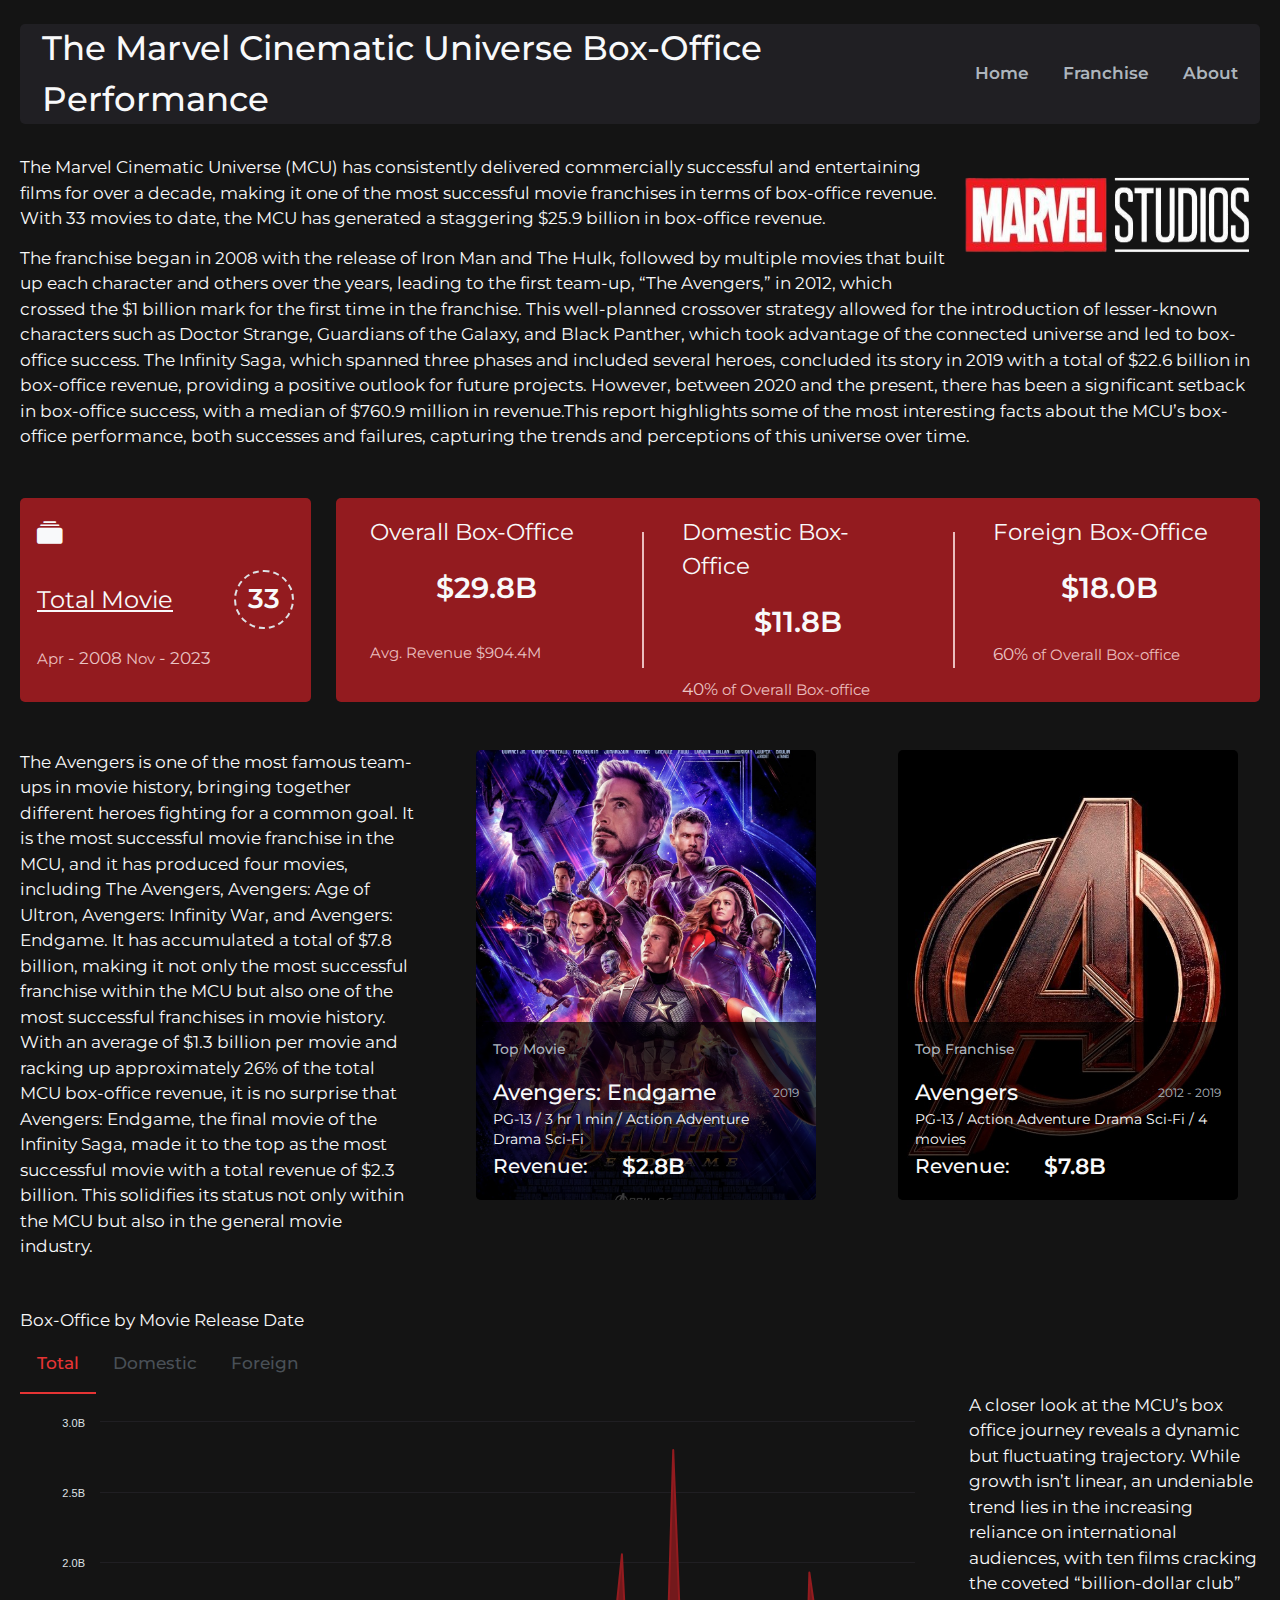
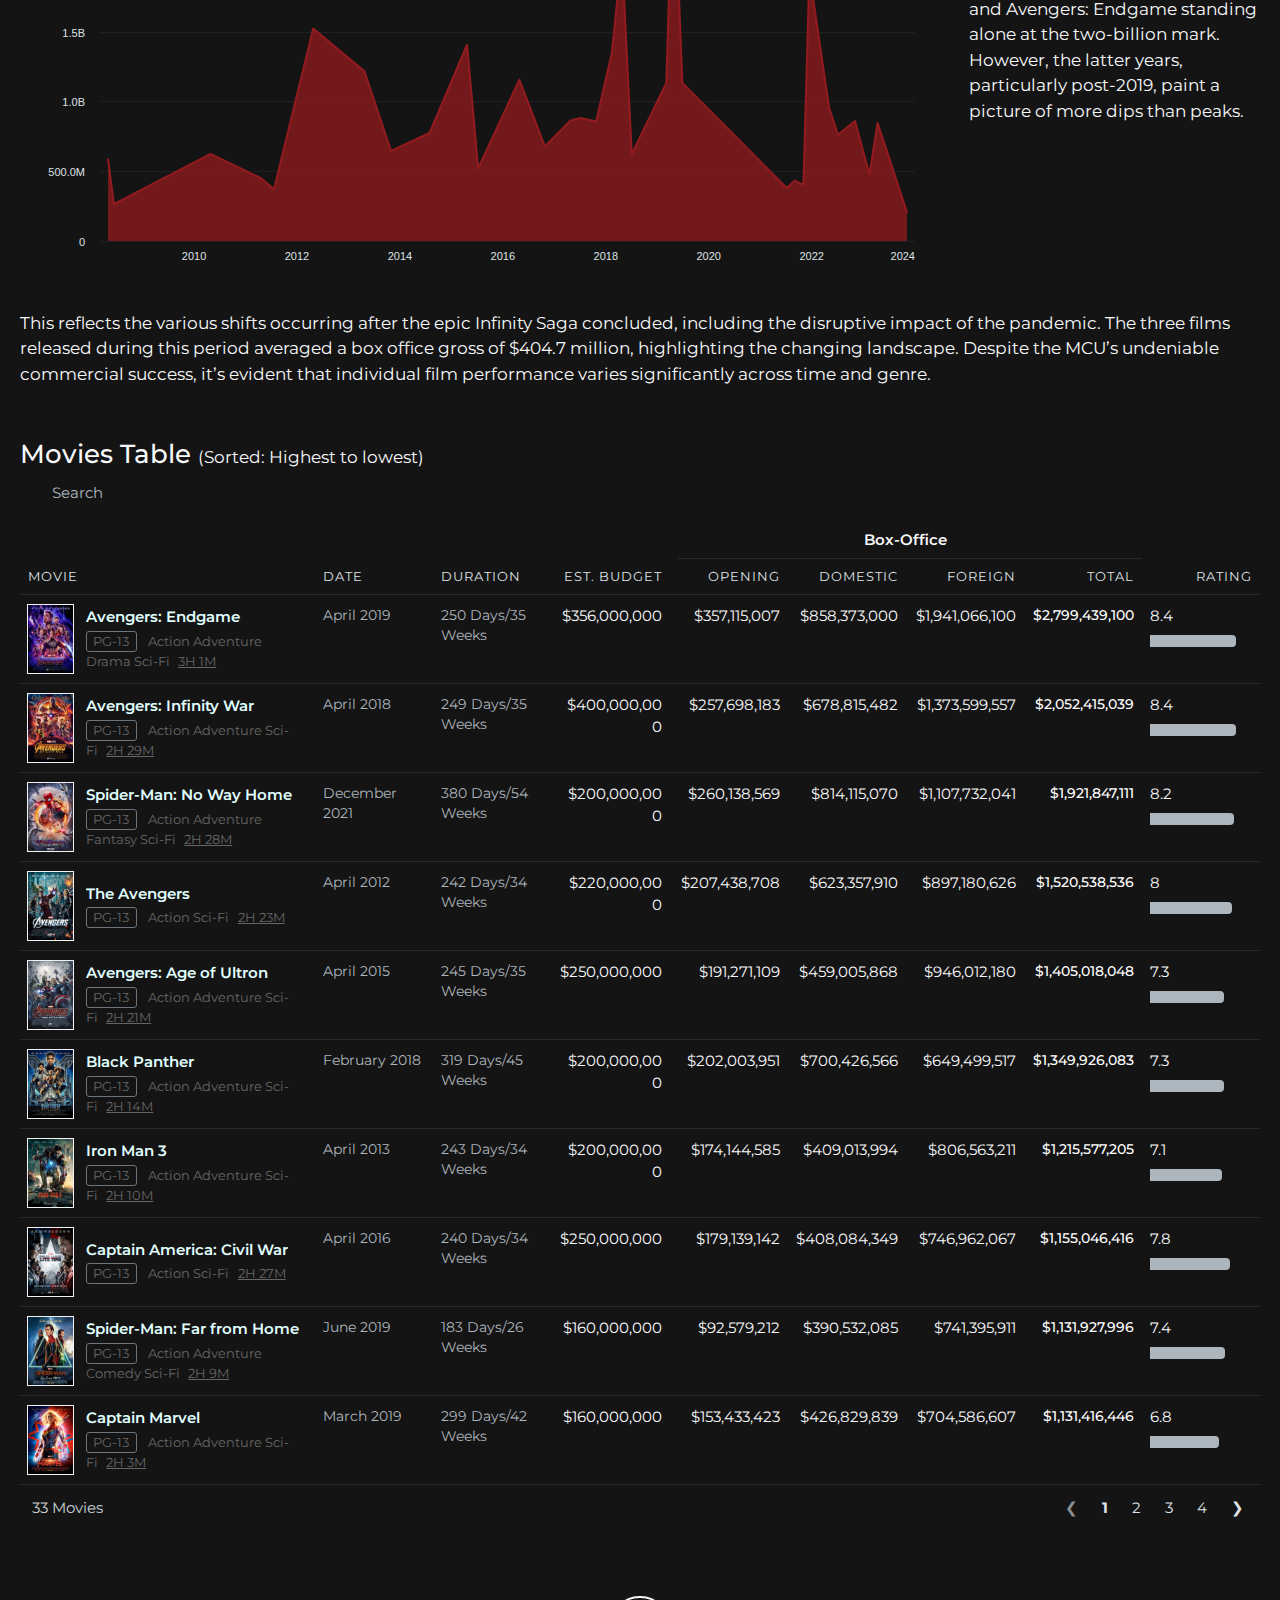
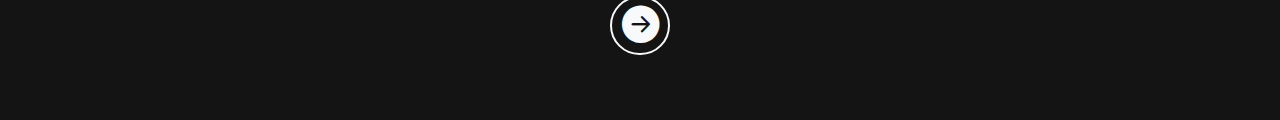
<file: docs/index.html>
<!DOCTYPE html>
<html xmlns="http://www.w3.org/1999/xhtml" lang="en" xml:lang="en"><head>

<meta charset="utf-8">
<meta name="generator" content="quarto-1.3.340">

<meta name="viewport" content="width=device-width, initial-scale=1.0, user-scalable=yes">


<title>MCU Box-Office</title>
<style>
code{white-space: pre-wrap;}
span.smallcaps{font-variant: small-caps;}
div.columns{display: flex; gap: min(4vw, 1.5em);}
div.column{flex: auto; overflow-x: auto;}
div.hanging-indent{margin-left: 1.5em; text-indent: -1.5em;}
ul.task-list{list-style: none;}
ul.task-list li input[type="checkbox"] {
  width: 0.8em;
  margin: 0 0.8em 0.2em -1em; /* quarto-specific, see https://github.com/quarto-dev/quarto-cli/issues/4556 */ 
  vertical-align: middle;
}
</style>


<script src="site_libs/quarto-nav/quarto-nav.js"></script>
<script src="site_libs/clipboard/clipboard.min.js"></script>
<script src="site_libs/quarto-search/autocomplete.umd.js"></script>
<script src="site_libs/quarto-search/fuse.min.js"></script>
<script src="site_libs/quarto-search/quarto-search.js"></script>
<meta name="quarto:offset" content="./">
<script src="site_libs/quarto-html/quarto.js"></script>
<script src="site_libs/quarto-html/popper.min.js"></script>
<script src="site_libs/quarto-html/tippy.umd.min.js"></script>
<script src="site_libs/quarto-html/anchor.min.js"></script>
<link href="site_libs/quarto-html/tippy.css" rel="stylesheet">
<link href="site_libs/quarto-html/quarto-syntax-highlighting-dark.css" rel="stylesheet" id="quarto-text-highlighting-styles">
<script src="site_libs/bootstrap/bootstrap.min.js"></script>
<link href="site_libs/bootstrap/bootstrap-icons.css" rel="stylesheet">
<link href="site_libs/bootstrap/bootstrap.min.css" rel="stylesheet" id="quarto-bootstrap" data-mode="dark">
<script id="quarto-search-options" type="application/json">{
  "location": "sidebar",
  "copy-button": false,
  "collapse-after": 3,
  "panel-placement": "start",
  "type": "textbox",
  "limit": 20,
  "language": {
    "search-no-results-text": "No results",
    "search-matching-documents-text": "matching documents",
    "search-copy-link-title": "Copy link to search",
    "search-hide-matches-text": "Hide additional matches",
    "search-more-match-text": "more match in this document",
    "search-more-matches-text": "more matches in this document",
    "search-clear-button-title": "Clear",
    "search-detached-cancel-button-title": "Cancel",
    "search-submit-button-title": "Submit"
  }
}</script>

<script src="site_libs/htmlwidgets-1.6.2/htmlwidgets.js"></script>
<script src="site_libs/jquery-3.5.1/jquery.min.js"></script>
<script src="site_libs/proj4js-2.3.15/proj4.js"></script>
<link href="site_libs/highcharts-9.3.1/css/motion.css" rel="stylesheet">
<script src="site_libs/highcharts-9.3.1/highcharts.js"></script>
<script src="site_libs/highcharts-9.3.1/highcharts-3d.js"></script>
<script src="site_libs/highcharts-9.3.1/highcharts-more.js"></script>
<script src="site_libs/highcharts-9.3.1/modules/stock.js"></script>
<script src="site_libs/highcharts-9.3.1/modules/map.js"></script>
<script src="site_libs/highcharts-9.3.1/modules/data.js"></script>
<script src="site_libs/highcharts-9.3.1/modules/exporting.js"></script>
<script src="site_libs/highcharts-9.3.1/modules/offline-exporting.js"></script>
<script src="site_libs/highcharts-9.3.1/modules/drilldown.js"></script>
<script src="site_libs/highcharts-9.3.1/modules/item-series.js"></script>
<script src="site_libs/highcharts-9.3.1/modules/overlapping-datalabels.js"></script>
<script src="site_libs/highcharts-9.3.1/modules/annotations.js"></script>
<script src="site_libs/highcharts-9.3.1/modules/export-data.js"></script>
<script src="site_libs/highcharts-9.3.1/modules/funnel.js"></script>
<script src="site_libs/highcharts-9.3.1/modules/heatmap.js"></script>
<script src="site_libs/highcharts-9.3.1/modules/treemap.js"></script>
<script src="site_libs/highcharts-9.3.1/modules/sankey.js"></script>
<script src="site_libs/highcharts-9.3.1/modules/dependency-wheel.js"></script>
<script src="site_libs/highcharts-9.3.1/modules/organization.js"></script>
<script src="site_libs/highcharts-9.3.1/modules/solid-gauge.js"></script>
<script src="site_libs/highcharts-9.3.1/modules/streamgraph.js"></script>
<script src="site_libs/highcharts-9.3.1/modules/sunburst.js"></script>
<script src="site_libs/highcharts-9.3.1/modules/vector.js"></script>
<script src="site_libs/highcharts-9.3.1/modules/wordcloud.js"></script>
<script src="site_libs/highcharts-9.3.1/modules/xrange.js"></script>
<script src="site_libs/highcharts-9.3.1/modules/tilemap.js"></script>
<script src="site_libs/highcharts-9.3.1/modules/venn.js"></script>
<script src="site_libs/highcharts-9.3.1/modules/gantt.js"></script>
<script src="site_libs/highcharts-9.3.1/modules/timeline.js"></script>
<script src="site_libs/highcharts-9.3.1/modules/parallel-coordinates.js"></script>
<script src="site_libs/highcharts-9.3.1/modules/bullet.js"></script>
<script src="site_libs/highcharts-9.3.1/modules/coloraxis.js"></script>
<script src="site_libs/highcharts-9.3.1/modules/dumbbell.js"></script>
<script src="site_libs/highcharts-9.3.1/modules/lollipop.js"></script>
<script src="site_libs/highcharts-9.3.1/modules/series-label.js"></script>
<script src="site_libs/highcharts-9.3.1/plugins/motion.js"></script>
<script src="site_libs/highcharts-9.3.1/custom/reset.js"></script>
<script src="site_libs/highcharts-9.3.1/modules/boost.js"></script>
<script src="site_libs/highchart-binding-0.9.4/highchart.js"></script>
<script src="site_libs/core-js-2.5.3/shim.min.js"></script>
<script src="site_libs/react-17.0.0/react.min.js"></script>
<script src="site_libs/react-17.0.0/react-dom.min.js"></script>
<script src="site_libs/reactwidget-1.0.0/react-tools.js"></script>
<link href="site_libs/reactable-0.4.4/reactable.css" rel="stylesheet">
<script src="site_libs/reactable-binding-0.4.4/reactable.js"></script>


<link rel="stylesheet" href="styles.css">
</head>

<body class="fullcontent">

<div id="quarto-search-results"></div>
<!-- content -->
<div id="quarto-content" class="quarto-container page-layout-custom">
<!-- sidebar -->
<!-- margin-sidebar -->
<!-- main -->



<div class="cell">
<div class="cell-output-display">
<div class="page-header">
<nav class="page-title-nav-container">
<a class="nav-link title" href="./">The Marvel Cinematic Universe Box-Office Performance</a>
<ul class="p-navbar">
<li>
<a class="nav-link" href="./">Home</a>
</li>
<li>
<a class="nav-link" href="franchise.html">Franchise</a>
</li>
<li>
<a class="nav-link" href="about.html">About</a>
</li>
</ul>
<i class="bi bi-list open-icon" id="show_sidebar_icon"></i>
</nav>
<div class="p-sidebar" id="report_sidebar">
<div class="icon-container">
<i class="bi bi-x-lg close-icon" id="hide_sidebar_icon"></i>
</div>
<ul class="list">
<li>
<a class="nav-link" href="./">Home</a>
</li>
<li>
<a class="nav-link" href="franchise.html">Franchise</a>
</li>
<li>
<a class="nav-link" href="about.html">About</a>
</li>
</ul>
</div>
</div>
</div>
</div>
<div class="description-container">
<a href="https://www.marvel.com/movies" class="mcu-logo-link"> <img src="www/images/logo.png" class="mcu-logo" alt="Marvel studio logo"> </a>
<p>
The Marvel Cinematic Universe (MCU) has consistently delivered commercially successful and entertaining films for over a decade, making it one of the most successful movie franchises in terms of box-office revenue. With 33 movies to date, the MCU has generated a staggering $25.9 billion in box-office revenue.
</p>
</div>
<p>
The franchise began in 2008 with the release of Iron Man and The Hulk, followed by multiple movies that built up each character and others over the years, leading to the first team-up, “The Avengers,” in 2012, which crossed the $1 billion mark for the first time in the franchise. This well-planned crossover strategy allowed for the introduction of lesser-known characters such as Doctor Strange, Guardians of the Galaxy, and Black Panther, which took advantage of the connected universe and led to box-office success. The Infinity Saga, which spanned three phases and included several heroes, concluded its story in 2019 with a total of $22.6 billion in box-office revenue, providing a positive outlook for future projects. However, between 2020 and the present, there has been a significant setback in box-office success, with a median of $760.9 million in revenue.This report highlights some of the most interesting facts about the MCU’s box-office performance, both successes and failures, capturing the trends and perceptions of this universe over time.
</p>
<div class="grid movie-home-stats">
<div class="g-col-12 g-col-md-3">
<div class="cell">
<div class="cell-output-display">
<div class="h-card movie-count">
<i class="bi bi-collection-fill anchor"></i>
<div class="between">
<p class="title">Total Movie</p>
<div class="value-container">
<p class="value">33</p>
</div>
</div>
<div class="desc">
<p class="text-desc">
<span>Apr</span>
- 2008
<span>Nov</span>
- 2023
</p>
</div>
</div>
</div>
</div>
</div>
<div class="g-col-12 g-col-md-9">
<div class="cell">
<div class="cell-output-display">
<div class="h-card revenue-stats">
<div class="inner-card">
<p class="title">Overall Box-Office</p>
<p class="main-value">$29.8B</p>
<div class="desc">
<p class="title">
Avg. Revenue
<span class="desc-value">$904.4M</span>
</p>
</div>
</div>
<div class="vertical-divider"></div>
<div class="inner-card">
<p class="title">Domestic Box-Office</p>
<p class="main-value">$11.8B</p>
<div class="desc">
<p class="desc-value">
40%
<span class="title">of Overall Box-office</span>
</p>
</div>
</div>
<div class="vertical-divider"></div>
<div class="inner-card">
<p class="title">Foreign Box-Office</p>
<p class="main-value">$18.0B</p>
<div class="desc">
<p class="desc-value">
60%
<span class="title">of Overall Box-office</span>
</p>
</div>
</div>
</div>
</div>
</div>
</div>
</div>
<div class="grid top-movies-franchise">
<div class="g-col-12 g-col-md-4 g-col-lg-4 scrollable-text">
<p>
The Avengers is one of the most famous team-ups in movie history, bringing together different heroes fighting for a common goal. It is the most successful movie franchise in the MCU, and it has produced four movies, including The Avengers, Avengers: Age of Ultron, Avengers: Infinity War, and Avengers: Endgame. It has accumulated a total of $7.8 billion, making it not only the most successful franchise within the MCU but also one of the most successful franchises in movie history. With an average of $1.3 billion per movie and racking up approximately 26% of the total MCU box-office revenue, it is no surprise that Avengers: Endgame, the final movie of the Infinity Saga, made it to the top as the most successful movie with a total revenue of $2.3 billion. This solidifies its status not only within the MCU but also in the general movie industry.
</p>
</div>
<div class="g-col-12 g-col-md-4 g-col-lg-4">
<div class="cell">
<div class="cell-output-display">
<div class="poster-card movie" style="background-image: url('www/images/posters/avengers_endgame.jpg');">
<div class="card-detail">
<p class="card-name">Top Movie</p>
<div class="title-year">
<p class="title">Avengers: Endgame</p>
<p class="year">2019</p>
</div>
<p class="details">
<span class="rating">PG-13</span>
/
<span class="run-time">3 hr 1 min</span>
/
<span class="genre">Action Adventure Drama Sci-Fi</span>
</p>
<div class="revenue">
<p class="title">Revenue:</p>
<p class="value">$2.8B</p>
</div>
</div>
</div>
</div>
</div>
</div>
<div class="g-col-12 g-col-md-4 g-col-lg-4">
<div class="cell">
<div class="cell-output-display">
<div class="poster-card franchise" style="background-image: url('www/images/Avengers/franchise.jpg');">
<div class="card-detail">
<p class="card-name">Top Franchise</p>
<div class="title-year">
<p class="title">Avengers</p>
<p class="year">2012 - 2019</p>
</div>
<p class="details">
<span class="rating">PG-13</span>
/
<span class="genre"> Action Adventure Drama Sci-Fi</span>
/
<span class="n-movies">4 movies</span>
</p>
<div class="revenue">
<p class="title">Revenue:</p>
<p class="value">$7.8B</p>
</div>
</div>
</div>
</div>
</div>
</div>
</div>
<div class="revenue-chart-section">
<div class="grid">
<div class="g-col-12 g-col-md-9">
<p class="plot-title">
Box-Office by Movie Release Date
</p>
<div class="panel-tabset">
<ul class="nav nav-tabs" role="tablist"><li class="nav-item" role="presentation"><a class="nav-link active" id="tabset-1-1-tab" data-bs-toggle="tab" data-bs-target="#tabset-1-1" role="tab" aria-controls="tabset-1-1" aria-selected="true">Total</a></li><li class="nav-item" role="presentation"><a class="nav-link" id="tabset-1-2-tab" data-bs-toggle="tab" data-bs-target="#tabset-1-2" role="tab" aria-controls="tabset-1-2" aria-selected="false">Domestic</a></li><li class="nav-item" role="presentation"><a class="nav-link" id="tabset-1-3-tab" data-bs-toggle="tab" data-bs-target="#tabset-1-3" role="tab" aria-controls="tabset-1-3" aria-selected="false">Foreign</a></li></ul>
<div class="tab-content">
<div id="tabset-1-1" class="tab-pane active" role="tabpanel" aria-labelledby="tabset-1-1-tab">
<div class="cell">
<div class="cell-output-display">

<div class="highchart html-widget html-fill-item-overflow-hidden html-fill-item" id="htmlwidget-b38c141b4b0e8ec12206" style="width:100%;height:464px;"></div>
<script type="application/json" data-for="htmlwidget-b38c141b4b0e8ec12206">{"x":{"hc_opts":{"chart":{"reflow":true,"backgroundColor":"#141414"},"title":{"text":null},"yAxis":{"title":{"text":""},"type":"linear","labels":{"formatter":"\n          function() {\n            // Get the raw value\n            var value = this.value;\n            // define custom units and their abbrevations\n            var units = [\n              {name: 'T', divisor: 1000000000000},\n              {name: 'B', divisor: 1000000000},\n              {name: 'M', divisor: 1000000},\n              {name: 'K', divisor: 1000},\n            ];\n            // find the appropriate unit\n            var unit = units.find(function(unit) {\n              return Math.abs(value) >= unit.divisor;\n            });\n            // scale the value and format with unit\n            if (unit) {\n              value /= unit.divisor;\n              return value.toFixed(1) + unit.name;\n            }\n            // if below thousand, display raw value\n            return value;\n          }\n        ","style":{"color":"#DEE2E6"}},"gridLineColor":"#201F23"},"credits":{"enabled":false},"exporting":{"enabled":false},"boost":{"enabled":false},"plotOptions":{"series":{"label":{"enabled":false},"turboThreshold":0,"showInLegend":false},"treemap":{"layoutAlgorithm":"squarified"},"scatter":{"marker":{"symbol":"circle"}}},"series":[{"group":"group","data":[{"movie_name":"Iron Man","release_date":"2008-04-30","genre":"Action Adventure Sci-Fi","budget":140000000,"domestic_revenue":319034126,"international_revenue":266762121,"total_revenue":585796247,"rating":7.9,"MPAA":"PG-13","run_time":"2 hr 6 min","release_duration":"974 days/139 weeks","opening_revenue":98618668,"widest_release":4154,"year":2008,"franchise":"Iron Man","image_path":"www/images/posters/iron_man.jpg","offical_site_path":"iron-man","x":1209513600000,"y":585796247},{"movie_name":"The Incredible Hulk","release_date":"2008-06-11","genre":"Action Adventure Sci-Fi","budget":150000000,"domestic_revenue":134806913,"international_revenue":129964083,"total_revenue":264770996,"rating":6.6,"MPAA":"PG-13","run_time":"1 hr 52 min","release_duration":"202 days/28 weeks","opening_revenue":55414050,"widest_release":3508,"year":2008,"franchise":"none","image_path":"www/images/posters/the_incredible_hulk.jpg","offical_site_path":"the-incredible-hulk","x":1213142400000,"y":264770996},{"movie_name":"Iron Man 2","release_date":"2010-04-28","genre":"Action Sci-Fi","budget":200000000,"domestic_revenue":312433331,"international_revenue":311500000,"total_revenue":623933331,"rating":6.6,"MPAA":"PG-13","run_time":"2 hr 4 min","release_duration":"239 days/34 weeks","opening_revenue":128122480,"widest_release":4390,"year":2010,"franchise":"Iron Man","image_path":"www/images/posters/iron_man_2.jpg","offical_site_path":"iron-man-2","x":1272412800000,"y":623933331},{"movie_name":"Thor","release_date":"2011-04-21","genre":"Action Fantasy","budget":150000000,"domestic_revenue":181030624,"international_revenue":268295994,"total_revenue":449326618,"rating":7,"MPAA":"PG-13","run_time":"1 hr 55 min","release_duration":"240 days/34 weeks","opening_revenue":65723338,"widest_release":3955,"year":2011,"franchise":"Thor","image_path":"www/images/posters/thor.jpg","offical_site_path":"thor","x":1303344000000,"y":449326618},{"movie_name":"Captain America: The First Avenger","release_date":"2011-07-22","genre":"Action Adventure Sci-Fi","budget":140000000,"domestic_revenue":176654505,"international_revenue":193915269,"total_revenue":370569774,"rating":6.9,"MPAA":"PG-13","run_time":"2 hr 4 min","release_duration":"168 days/24 weeks","opening_revenue":65058524,"widest_release":3715,"year":2011,"franchise":"Captain America","image_path":"www/images/posters/captain_america_the_first_avenger.jpg","offical_site_path":"captain-america-the-first-avenger","x":1311292800000,"y":370569774},{"movie_name":"The Avengers","release_date":"2012-04-25","genre":"Action Sci-Fi","budget":220000000,"domestic_revenue":623357910,"international_revenue":897180626,"total_revenue":1520538536,"rating":8,"MPAA":"PG-13","run_time":"2 hr 23 min","release_duration":"242 days/34 weeks","opening_revenue":207438708,"widest_release":4349,"year":2012,"franchise":"Avengers","image_path":"www/images/posters/the_avengers.jpg","offical_site_path":"the-avengers","x":1335312000000,"y":1520538536},{"movie_name":"Iron Man 3","release_date":"2013-04-24","genre":"Action Adventure Sci-Fi","budget":200000000,"domestic_revenue":409013994,"international_revenue":806563211,"total_revenue":1215577205,"rating":7.1,"MPAA":"PG-13","run_time":"2 hr 10 min","release_duration":"243 days/34 weeks","opening_revenue":174144585,"widest_release":4253,"year":2013,"franchise":"Iron Man","image_path":"www/images/posters/iron_man_3.jpg","offical_site_path":"iron-man-3","x":1366761600000,"y":1215577205},{"movie_name":"Thor: The Dark World","release_date":"2013-10-30","genre":"Action Adventure Fantasy","budget":170000000,"domestic_revenue":206362140,"international_revenue":438421000,"total_revenue":644783140,"rating":6.8,"MPAA":"PG-13","run_time":"1 hr 52 min","release_duration":"419 days/59 weeks","opening_revenue":85737841,"widest_release":3841,"year":2013,"franchise":"Thor","image_path":"www/images/posters/thor_the_dark_world.jpg","offical_site_path":"thor-the-dark-world","x":1383091200000,"y":644783140},{"movie_name":"Captain America: The Winter Soldier","release_date":"2014-03-26","genre":"Action Adventure Sci-Fi Thriller","budget":170000000,"domestic_revenue":259766572,"international_revenue":454654931,"total_revenue":714421503,"rating":7.8,"MPAA":"PG-13","run_time":"2 hr 16 min","release_duration":"272 days/38 weeks","opening_revenue":95023721,"widest_release":3938,"year":2014,"franchise":"Captain America","image_path":"www/images/posters/captain_america_the_winter_soldier.jpg","offical_site_path":"captain-america-the-winter-soldier","x":1395792000000,"y":714421503},{"movie_name":"Guardians of the Galaxy","release_date":"2014-07-30","genre":"Action Adventure Comedy Sci-Fi","budget":170000000,"domestic_revenue":333718600,"international_revenue":439631547,"total_revenue":773350147,"rating":8,"MPAA":"PG-13","run_time":"2 hr 1 min","release_duration":"518 days/74 weeks","opening_revenue":94320883,"widest_release":4080,"year":2014,"franchise":"Guardians of the Galaxy","image_path":"www/images/posters/guardians_of_the_galaxy.jpg","offical_site_path":"guardians-of-the-galaxy","x":1406678400000,"y":773350147},{"movie_name":"Avengers: Age of Ultron","release_date":"2015-04-22","genre":"Action Adventure Sci-Fi","budget":250000000,"domestic_revenue":459005868,"international_revenue":946012180,"total_revenue":1405018048,"rating":7.3,"MPAA":"PG-13","run_time":"2 hr 21 min","release_duration":"245 days/35 weeks","opening_revenue":191271109,"widest_release":4276,"year":2015,"franchise":"Avengers","image_path":"www/images/posters/avengers_age_of_ultron.jpg","offical_site_path":"avengers-age-of-ultron","x":1429660800000,"y":1405018048},{"movie_name":"Ant-Man","release_date":"2015-07-10","genre":"Action Comedy Sci-Fi","budget":130000000,"domestic_revenue":180202163,"international_revenue":339109802,"total_revenue":519311965,"rating":7.3,"MPAA":"PG-13","run_time":"1 hr 57 min","release_duration":"175 days/25 weeks","opening_revenue":57225526,"widest_release":3868,"year":2015,"franchise":"Ant-Man","image_path":"www/images/posters/ant_man.jpg","offical_site_path":"ant-man","x":1436486400000,"y":519311965},{"movie_name":"Captain America: Civil War","release_date":"2016-04-27","genre":"Action Sci-Fi","budget":250000000,"domestic_revenue":408084349,"international_revenue":746962067,"total_revenue":1155046416,"rating":7.8,"MPAA":"PG-13","run_time":"2 hr 27 min","release_duration":"240 days/34 weeks","opening_revenue":179139142,"widest_release":4226,"year":2016,"franchise":"Captain America","image_path":"www/images/posters/captain_america_civil_war.jpg","offical_site_path":"captain-america-civil-war","x":1461715200000,"y":1155046416},{"movie_name":"Doctor Strange","release_date":"2016-10-25","genre":"Action Adventure Fantasy Sci-Fi","budget":165000000,"domestic_revenue":232641920,"international_revenue":445154156,"total_revenue":677796076,"rating":7.5,"MPAA":"PG-13","run_time":"1 hr 55 min","release_duration":"423 days/60 weeks","opening_revenue":85058311,"widest_release":3882,"year":2016,"franchise":"Doctor Strange","image_path":"www/images/posters/doctor_strange.jpg","offical_site_path":"doctor-strange","x":1477353600000,"y":677796076},{"movie_name":"Guardians of the Galaxy Vol. 2","release_date":"2017-04-25","genre":"Action Adventure Comedy Sci-Fi","budget":200000000,"domestic_revenue":389813101,"international_revenue":473942950,"total_revenue":863756051,"rating":7.6,"MPAA":"PG-13","run_time":"2 hr 16 min","release_duration":"241 days/34 weeks","opening_revenue":146510104,"widest_release":4347,"year":2017,"franchise":"Guardians of the Galaxy","image_path":"www/images/posters/guardians_of_the_galaxy_vol._2.jpg","offical_site_path":"guardians-of-the-galaxy-vol.-2","x":1493078400000,"y":863756051},{"movie_name":"Spider-Man: Homecoming","release_date":"2017-07-05","genre":"Action Adventure Sci-Fi","budget":175000000,"domestic_revenue":334201140,"international_revenue":545965784,"total_revenue":880166924,"rating":7.4,"MPAA":"PG-13","run_time":"2 hr 13 min","release_duration":"182 days/26 weeks","opening_revenue":117027503,"widest_release":4348,"year":2017,"franchise":"Spider-Man","image_path":"www/images/posters/spider_man_homecoming.jpg","offical_site_path":"spider-man-homecoming","x":1499212800000,"y":880166924},{"movie_name":"Thor: Ragnarok","release_date":"2017-10-24","genre":"Action Adventure Comedy Fantasy Sci-Fi","budget":180000000,"domestic_revenue":315058289,"international_revenue":540243517,"total_revenue":855301806,"rating":7.9,"MPAA":"PG-13","run_time":"2 hr 10 min","release_duration":"424 days/60 weeks","opening_revenue":122744989,"widest_release":4080,"year":2017,"franchise":"Thor","image_path":"www/images/posters/thor_ragnarok.jpg","offical_site_path":"thor-ragnarok","x":1508803200000,"y":855301806},{"movie_name":"Black Panther","release_date":"2018-02-13","genre":"Action Adventure Sci-Fi","budget":200000000,"domestic_revenue":700426566,"international_revenue":649499517,"total_revenue":1349926083,"rating":7.3,"MPAA":"PG-13","run_time":"2 hr 14 min","release_duration":"319 days/45 weeks","opening_revenue":202003951,"widest_release":4020,"year":2018,"franchise":"Black Panther","image_path":"www/images/posters/black_panther.jpg","offical_site_path":"black-panther","x":1518480000000,"y":1349926083},{"movie_name":"Avengers: Infinity War","release_date":"2018-04-25","genre":"Action Adventure Sci-Fi","budget":400000000,"domestic_revenue":678815482,"international_revenue":1373599557,"total_revenue":2052415039,"rating":8.4,"MPAA":"PG-13","run_time":"2 hr 29 min","release_duration":"249 days/35 weeks","opening_revenue":257698183,"widest_release":4474,"year":2018,"franchise":"Avengers","image_path":"www/images/posters/avengers_infinity_war.jpg","offical_site_path":"avengers-infinity-war","x":1524614400000,"y":2052415039},{"movie_name":"Ant-Man and the Wasp","release_date":"2018-07-04","genre":"Action Adventure Comedy Sci-Fi","budget":162000000,"domestic_revenue":216648740,"international_revenue":406025399,"total_revenue":622674139,"rating":7,"MPAA":"PG-13","run_time":"1 hr 58 min","release_duration":"179 days/25 weeks","opening_revenue":75812205,"widest_release":4206,"year":2018,"franchise":"Ant-Man","image_path":"www/images/posters/ant_man_and_the_wasp.jpg","offical_site_path":"ant-man-and-the-wasp","x":1530662400000,"y":622674139},{"movie_name":"Captain Marvel","release_date":"2019-03-06","genre":"Action Adventure Sci-Fi","budget":160000000,"domestic_revenue":426829839,"international_revenue":704586607,"total_revenue":1131416446,"rating":6.8,"MPAA":"PG-13","run_time":"2 hr 3 min","release_duration":"299 days/42 weeks","opening_revenue":153433423,"widest_release":4310,"year":2019,"franchise":"Captain Marvel","image_path":"www/images/posters/captain_marvel.jpg","offical_site_path":"captain-marvel","x":1551830400000,"y":1131416446},{"movie_name":"Avengers: Endgame","release_date":"2019-04-24","genre":"Action Adventure Drama Sci-Fi","budget":356000000,"domestic_revenue":858373000,"international_revenue":1941066100,"total_revenue":2799439100,"rating":8.4,"MPAA":"PG-13","run_time":"3 hr 1 min","release_duration":"250 days/35 weeks","opening_revenue":357115007,"widest_release":4662,"year":2019,"franchise":"Avengers","image_path":"www/images/posters/avengers_endgame.jpg","offical_site_path":"avengers-endgame","x":1556064000000,"y":2799439100},{"movie_name":"Spider-Man: Far from Home","release_date":"2019-06-28","genre":"Action Adventure Comedy Sci-Fi","budget":160000000,"domestic_revenue":390532085,"international_revenue":741395911,"total_revenue":1131927996,"rating":7.4,"MPAA":"PG-13","run_time":"2 hr 9 min","release_duration":"183 days/26 weeks","opening_revenue":92579212,"widest_release":4634,"year":2019,"franchise":"Spider-Man","image_path":"www/images/posters/spider_man_far_from_home.jpg","offical_site_path":"spider-man-far-from-home","x":1561680000000,"y":1131927996},{"movie_name":"Black Widow","release_date":"2021-07-07","genre":"Action Adventure Sci-Fi","budget":200000000,"domestic_revenue":183651655,"international_revenue":196100000,"total_revenue":379751655,"rating":6.7,"MPAA":"PG-13","run_time":"2 hr 14 min","release_duration":"176 days/25 weeks","opening_revenue":80366312,"widest_release":4275,"year":2021,"franchise":"none","image_path":"www/images/posters/black_widow.jpg","offical_site_path":"black-widow","x":1625616000000,"y":379751655},{"movie_name":"Shang-Chi and the Legend of the Ten Rings","release_date":"2021-09-01","genre":"Action Adventure Fantasy Sci-Fi","budget":150000000,"domestic_revenue":224543292,"international_revenue":207700000,"total_revenue":432243292,"rating":7.4,"MPAA":"PG-13","run_time":"2 hr 12 min","release_duration":"126 days/18 weeks","opening_revenue":75388688,"widest_release":4300,"year":2021,"franchise":"none","image_path":"www/images/posters/shang_chi_and_the_legend_of_the_ten_rings.jpg","offical_site_path":"shang-chi-and-the-legend-of-the-ten-rings","x":1630454400000,"y":432243292},{"movie_name":"Eternals","release_date":"2021-11-03","genre":"Action Adventure Fantasy Sci-Fi","budget":200000000,"domestic_revenue":164870234,"international_revenue":237194665,"total_revenue":402064899,"rating":6.3,"MPAA":"PG-13","run_time":"2 hr 36 min","release_duration":"422 days/60 weeks","opening_revenue":71297219,"widest_release":4090,"year":2021,"franchise":"none","image_path":"www/images/posters/eternals.jpg","offical_site_path":"eternals","x":1635897600000,"y":402064899},{"movie_name":"Spider-Man: No Way Home","release_date":"2021-12-15","genre":"Action Adventure Fantasy Sci-Fi","budget":200000000,"domestic_revenue":814115070,"international_revenue":1107732041,"total_revenue":1921847111,"rating":8.199999999999999,"MPAA":"PG-13","run_time":"2 hr 28 min","release_duration":"380 days/54 weeks","opening_revenue":260138569,"widest_release":4336,"year":2021,"franchise":"Spider-Man","image_path":"www/images/posters/spider_man_no_way_home.jpg","offical_site_path":"spider-man-no-way-home","x":1639526400000,"y":1921847111},{"movie_name":"Doctor Strange in the Multiverse of Madness","release_date":"2022-05-04","genre":"Action Adventure Fantasy Horror Sci-Fi","budget":200000000,"domestic_revenue":411331607,"international_revenue":544444197,"total_revenue":955775804,"rating":6.9,"MPAA":"PG-13","run_time":"2 hr 6 min","release_duration":"240 days/34 weeks","opening_revenue":187420998,"widest_release":4534,"year":2022,"franchise":"Doctor Strange","image_path":"www/images/posters/doctor_strange_in_the_multiverse_of_madness.jpg","offical_site_path":"doctor-strange-in-the-multiverse-of-madness","x":1651622400000,"y":955775804},{"movie_name":"Thor: Love and Thunder","release_date":"2022-07-06","genre":"Action Adventure Comedy Fantasy Romance Sci-Fi","budget":250000000,"domestic_revenue":343256830,"international_revenue":417671251,"total_revenue":760928081,"rating":6.2,"MPAA":"PG-13","run_time":"1 hr 58 min","release_duration":"177 days/25 weeks","opening_revenue":144165107,"widest_release":4375,"year":2022,"franchise":"Thor","image_path":"www/images/posters/thor_love_and_thunder.jpg","offical_site_path":"thor-love-and-thunder","x":1657065600000,"y":760928081},{"movie_name":"Black Panther: Wakanda Forever","release_date":"2022-11-04","genre":"Action Adventure Drama Sci-Fi","budget":250000000,"domestic_revenue":453829060,"international_revenue":405379776,"total_revenue":859208836,"rating":6.7,"MPAA":"PG-13","run_time":"2 hr 41 min","release_duration":"392 days/56 weeks","opening_revenue":181339761,"widest_release":4396,"year":2022,"franchise":"Black Panther","image_path":"www/images/posters/black_panther_wakanda_forever.jpg","offical_site_path":"black-panther-wakanda-forever","x":1667520000000,"y":859208836},{"movie_name":"Ant-Man and the Wasp: Quantumania","release_date":"2023-02-15","genre":"Action Adventure Comedy Sci-Fi","budget":200000000,"domestic_revenue":214504909,"international_revenue":261566271,"total_revenue":476071180,"rating":6.1,"MPAA":"PG-13","run_time":"2 hr 4 min","release_duration":"294 days/42 weeks","opening_revenue":106109650,"widest_release":4345,"year":2023,"franchise":"Ant-Man","image_path":"www/images/posters/ant_man_and_the_wasp_quantumania.jpg","offical_site_path":"ant-man-and-the-wasp-quantumania","x":1676419200000,"y":476071180},{"movie_name":"Guardians of the Galaxy Vol. 3","release_date":"2023-04-13","genre":"Action Adventure Comedy Sci-Fi","budget":200000000,"domestic_revenue":358995815,"international_revenue":486559962,"total_revenue":845555777,"rating":7.9,"MPAA":"PG-13","run_time":"2 hr 30 min","release_duration":"217 days/31 weeks","opening_revenue":118414021,"widest_release":4450,"year":2023,"franchise":"Guardians of the Galaxy","image_path":"www/images/posters/guardians_of_the_galaxy_vol._3.jpg","offical_site_path":"guardians-of-the-galaxy-vol.-3","x":1681344000000,"y":845555777},{"movie_name":"The Marvels","release_date":"2023-11-08","genre":"Action Adventure Fantasy","budget":220000000,"domestic_revenue":84500223,"international_revenue":121479802,"total_revenue":205980025,"rating":5.7,"MPAA":"PG-13","run_time":"1 hr 45 min","release_duration":"60 days/8 weeks","opening_revenue":46100859,"widest_release":4030,"year":2023,"franchise":"Captain Marvel","image_path":"www/images/posters/the_marvels.jpg","offical_site_path":null,"x":1699401600000,"y":205980025}],"type":"area","color":"#931B1F"}],"xAxis":{"type":"datetime","title":{"text":""},"tickWidth":0,"lineWidth":0,"labels":{"style":{"color":"#DEE2E6"}}},"legend":{"itemStyle":{"color":"#DEE2E6"},"itemHoverStyle":{"color":"#ADB5BD"},"itemHiddenStyle":{"color":"#6C757D"}},"tooltip":{"formatter":"\n      function() {\n        return ('<b>' + this.point.movie_name + '<\/b> <br> Release date: ' + Highcharts.dateFormat('%B %Y', new Date(this.x)) + ' <br> Revenue: <b>$' + Highcharts.numberFormat(this.point.y, 2) + '<\/b>')\n      }\n    "}},"theme":{"chart":{"backgroundColor":"transparent"},"colors":["#7cb5ec","#434348","#90ed7d","#f7a35c","#8085e9","#f15c80","#e4d354","#2b908f","#f45b5b","#91e8e1"]},"conf_opts":{"global":{"Date":null,"VMLRadialGradientURL":"http =//code.highcharts.com/list(version)/gfx/vml-radial-gradient.png","canvasToolsURL":"http =//code.highcharts.com/list(version)/modules/canvas-tools.js","getTimezoneOffset":null,"timezoneOffset":0,"useUTC":true},"lang":{"contextButtonTitle":"Chart context menu","decimalPoint":".","downloadCSV":"Download CSV","downloadJPEG":"Download JPEG image","downloadPDF":"Download PDF document","downloadPNG":"Download PNG image","downloadSVG":"Download SVG vector image","downloadXLS":"Download XLS","drillUpText":"◁ Back to {series.name}","exitFullscreen":"Exit from full screen","exportData":{"annotationHeader":"Annotations","categoryDatetimeHeader":"DateTime","categoryHeader":"Category"},"hideData":"Hide data table","invalidDate":null,"loading":"Loading...","months":["January","February","March","April","May","June","July","August","September","October","November","December"],"noData":"No data to display","numericSymbolMagnitude":1000,"numericSymbols":["k","M","G","T","P","E"],"printChart":"Print chart","resetZoom":"Reset zoom","resetZoomTitle":"Reset zoom level 1:1","shortMonths":["Jan","Feb","Mar","Apr","May","Jun","Jul","Aug","Sep","Oct","Nov","Dec"],"shortWeekdays":["Sat","Sun","Mon","Tue","Wed","Thu","Fri"],"thousandsSep":" ","viewData":"View data table","viewFullscreen":"View in full screen","weekdays":["Sunday","Monday","Tuesday","Wednesday","Thursday","Friday","Saturday"]}},"type":"chart","fonts":[],"debug":false},"evals":["hc_opts.yAxis.labels.formatter","hc_opts.tooltip.formatter"],"jsHooks":[]}</script>
</div>
</div>
</div>
<div id="tabset-1-2" class="tab-pane" role="tabpanel" aria-labelledby="tabset-1-2-tab">
<div class="cell">
<div class="cell-output-display">

<div class="highchart html-widget html-fill-item-overflow-hidden html-fill-item" id="htmlwidget-ceb822c24adcc2163701" style="width:100%;height:464px;"></div>
<script type="application/json" data-for="htmlwidget-ceb822c24adcc2163701">{"x":{"hc_opts":{"chart":{"reflow":true,"backgroundColor":"#141414"},"title":{"text":null},"yAxis":{"title":{"text":""},"type":"linear","labels":{"formatter":"\n          function() {\n            // Get the raw value\n            var value = this.value;\n            // define custom units and their abbrevations\n            var units = [\n              {name: 'T', divisor: 1000000000000},\n              {name: 'B', divisor: 1000000000},\n              {name: 'M', divisor: 1000000},\n              {name: 'K', divisor: 1000},\n            ];\n            // find the appropriate unit\n            var unit = units.find(function(unit) {\n              return Math.abs(value) >= unit.divisor;\n            });\n            // scale the value and format with unit\n            if (unit) {\n              value /= unit.divisor;\n              return value.toFixed(1) + unit.name;\n            }\n            // if below thousand, display raw value\n            return value;\n          }\n        ","style":{"color":"#DEE2E6"}},"gridLineColor":"#201F23"},"credits":{"enabled":false},"exporting":{"enabled":false},"boost":{"enabled":false},"plotOptions":{"series":{"label":{"enabled":false},"turboThreshold":0,"showInLegend":false},"treemap":{"layoutAlgorithm":"squarified"},"scatter":{"marker":{"symbol":"circle"}}},"series":[{"group":"group","data":[{"movie_name":"Iron Man","release_date":"2008-04-30","genre":"Action Adventure Sci-Fi","budget":140000000,"domestic_revenue":319034126,"international_revenue":266762121,"total_revenue":585796247,"rating":7.9,"MPAA":"PG-13","run_time":"2 hr 6 min","release_duration":"974 days/139 weeks","opening_revenue":98618668,"widest_release":4154,"year":2008,"franchise":"Iron Man","image_path":"www/images/posters/iron_man.jpg","offical_site_path":"iron-man","x":1209513600000,"y":319034126},{"movie_name":"The Incredible Hulk","release_date":"2008-06-11","genre":"Action Adventure Sci-Fi","budget":150000000,"domestic_revenue":134806913,"international_revenue":129964083,"total_revenue":264770996,"rating":6.6,"MPAA":"PG-13","run_time":"1 hr 52 min","release_duration":"202 days/28 weeks","opening_revenue":55414050,"widest_release":3508,"year":2008,"franchise":"none","image_path":"www/images/posters/the_incredible_hulk.jpg","offical_site_path":"the-incredible-hulk","x":1213142400000,"y":134806913},{"movie_name":"Iron Man 2","release_date":"2010-04-28","genre":"Action Sci-Fi","budget":200000000,"domestic_revenue":312433331,"international_revenue":311500000,"total_revenue":623933331,"rating":6.6,"MPAA":"PG-13","run_time":"2 hr 4 min","release_duration":"239 days/34 weeks","opening_revenue":128122480,"widest_release":4390,"year":2010,"franchise":"Iron Man","image_path":"www/images/posters/iron_man_2.jpg","offical_site_path":"iron-man-2","x":1272412800000,"y":312433331},{"movie_name":"Thor","release_date":"2011-04-21","genre":"Action Fantasy","budget":150000000,"domestic_revenue":181030624,"international_revenue":268295994,"total_revenue":449326618,"rating":7,"MPAA":"PG-13","run_time":"1 hr 55 min","release_duration":"240 days/34 weeks","opening_revenue":65723338,"widest_release":3955,"year":2011,"franchise":"Thor","image_path":"www/images/posters/thor.jpg","offical_site_path":"thor","x":1303344000000,"y":181030624},{"movie_name":"Captain America: The First Avenger","release_date":"2011-07-22","genre":"Action Adventure Sci-Fi","budget":140000000,"domestic_revenue":176654505,"international_revenue":193915269,"total_revenue":370569774,"rating":6.9,"MPAA":"PG-13","run_time":"2 hr 4 min","release_duration":"168 days/24 weeks","opening_revenue":65058524,"widest_release":3715,"year":2011,"franchise":"Captain America","image_path":"www/images/posters/captain_america_the_first_avenger.jpg","offical_site_path":"captain-america-the-first-avenger","x":1311292800000,"y":176654505},{"movie_name":"The Avengers","release_date":"2012-04-25","genre":"Action Sci-Fi","budget":220000000,"domestic_revenue":623357910,"international_revenue":897180626,"total_revenue":1520538536,"rating":8,"MPAA":"PG-13","run_time":"2 hr 23 min","release_duration":"242 days/34 weeks","opening_revenue":207438708,"widest_release":4349,"year":2012,"franchise":"Avengers","image_path":"www/images/posters/the_avengers.jpg","offical_site_path":"the-avengers","x":1335312000000,"y":623357910},{"movie_name":"Iron Man 3","release_date":"2013-04-24","genre":"Action Adventure Sci-Fi","budget":200000000,"domestic_revenue":409013994,"international_revenue":806563211,"total_revenue":1215577205,"rating":7.1,"MPAA":"PG-13","run_time":"2 hr 10 min","release_duration":"243 days/34 weeks","opening_revenue":174144585,"widest_release":4253,"year":2013,"franchise":"Iron Man","image_path":"www/images/posters/iron_man_3.jpg","offical_site_path":"iron-man-3","x":1366761600000,"y":409013994},{"movie_name":"Thor: The Dark World","release_date":"2013-10-30","genre":"Action Adventure Fantasy","budget":170000000,"domestic_revenue":206362140,"international_revenue":438421000,"total_revenue":644783140,"rating":6.8,"MPAA":"PG-13","run_time":"1 hr 52 min","release_duration":"419 days/59 weeks","opening_revenue":85737841,"widest_release":3841,"year":2013,"franchise":"Thor","image_path":"www/images/posters/thor_the_dark_world.jpg","offical_site_path":"thor-the-dark-world","x":1383091200000,"y":206362140},{"movie_name":"Captain America: The Winter Soldier","release_date":"2014-03-26","genre":"Action Adventure Sci-Fi Thriller","budget":170000000,"domestic_revenue":259766572,"international_revenue":454654931,"total_revenue":714421503,"rating":7.8,"MPAA":"PG-13","run_time":"2 hr 16 min","release_duration":"272 days/38 weeks","opening_revenue":95023721,"widest_release":3938,"year":2014,"franchise":"Captain America","image_path":"www/images/posters/captain_america_the_winter_soldier.jpg","offical_site_path":"captain-america-the-winter-soldier","x":1395792000000,"y":259766572},{"movie_name":"Guardians of the Galaxy","release_date":"2014-07-30","genre":"Action Adventure Comedy Sci-Fi","budget":170000000,"domestic_revenue":333718600,"international_revenue":439631547,"total_revenue":773350147,"rating":8,"MPAA":"PG-13","run_time":"2 hr 1 min","release_duration":"518 days/74 weeks","opening_revenue":94320883,"widest_release":4080,"year":2014,"franchise":"Guardians of the Galaxy","image_path":"www/images/posters/guardians_of_the_galaxy.jpg","offical_site_path":"guardians-of-the-galaxy","x":1406678400000,"y":333718600},{"movie_name":"Avengers: Age of Ultron","release_date":"2015-04-22","genre":"Action Adventure Sci-Fi","budget":250000000,"domestic_revenue":459005868,"international_revenue":946012180,"total_revenue":1405018048,"rating":7.3,"MPAA":"PG-13","run_time":"2 hr 21 min","release_duration":"245 days/35 weeks","opening_revenue":191271109,"widest_release":4276,"year":2015,"franchise":"Avengers","image_path":"www/images/posters/avengers_age_of_ultron.jpg","offical_site_path":"avengers-age-of-ultron","x":1429660800000,"y":459005868},{"movie_name":"Ant-Man","release_date":"2015-07-10","genre":"Action Comedy Sci-Fi","budget":130000000,"domestic_revenue":180202163,"international_revenue":339109802,"total_revenue":519311965,"rating":7.3,"MPAA":"PG-13","run_time":"1 hr 57 min","release_duration":"175 days/25 weeks","opening_revenue":57225526,"widest_release":3868,"year":2015,"franchise":"Ant-Man","image_path":"www/images/posters/ant_man.jpg","offical_site_path":"ant-man","x":1436486400000,"y":180202163},{"movie_name":"Captain America: Civil War","release_date":"2016-04-27","genre":"Action Sci-Fi","budget":250000000,"domestic_revenue":408084349,"international_revenue":746962067,"total_revenue":1155046416,"rating":7.8,"MPAA":"PG-13","run_time":"2 hr 27 min","release_duration":"240 days/34 weeks","opening_revenue":179139142,"widest_release":4226,"year":2016,"franchise":"Captain America","image_path":"www/images/posters/captain_america_civil_war.jpg","offical_site_path":"captain-america-civil-war","x":1461715200000,"y":408084349},{"movie_name":"Doctor Strange","release_date":"2016-10-25","genre":"Action Adventure Fantasy Sci-Fi","budget":165000000,"domestic_revenue":232641920,"international_revenue":445154156,"total_revenue":677796076,"rating":7.5,"MPAA":"PG-13","run_time":"1 hr 55 min","release_duration":"423 days/60 weeks","opening_revenue":85058311,"widest_release":3882,"year":2016,"franchise":"Doctor Strange","image_path":"www/images/posters/doctor_strange.jpg","offical_site_path":"doctor-strange","x":1477353600000,"y":232641920},{"movie_name":"Guardians of the Galaxy Vol. 2","release_date":"2017-04-25","genre":"Action Adventure Comedy Sci-Fi","budget":200000000,"domestic_revenue":389813101,"international_revenue":473942950,"total_revenue":863756051,"rating":7.6,"MPAA":"PG-13","run_time":"2 hr 16 min","release_duration":"241 days/34 weeks","opening_revenue":146510104,"widest_release":4347,"year":2017,"franchise":"Guardians of the Galaxy","image_path":"www/images/posters/guardians_of_the_galaxy_vol._2.jpg","offical_site_path":"guardians-of-the-galaxy-vol.-2","x":1493078400000,"y":389813101},{"movie_name":"Spider-Man: Homecoming","release_date":"2017-07-05","genre":"Action Adventure Sci-Fi","budget":175000000,"domestic_revenue":334201140,"international_revenue":545965784,"total_revenue":880166924,"rating":7.4,"MPAA":"PG-13","run_time":"2 hr 13 min","release_duration":"182 days/26 weeks","opening_revenue":117027503,"widest_release":4348,"year":2017,"franchise":"Spider-Man","image_path":"www/images/posters/spider_man_homecoming.jpg","offical_site_path":"spider-man-homecoming","x":1499212800000,"y":334201140},{"movie_name":"Thor: Ragnarok","release_date":"2017-10-24","genre":"Action Adventure Comedy Fantasy Sci-Fi","budget":180000000,"domestic_revenue":315058289,"international_revenue":540243517,"total_revenue":855301806,"rating":7.9,"MPAA":"PG-13","run_time":"2 hr 10 min","release_duration":"424 days/60 weeks","opening_revenue":122744989,"widest_release":4080,"year":2017,"franchise":"Thor","image_path":"www/images/posters/thor_ragnarok.jpg","offical_site_path":"thor-ragnarok","x":1508803200000,"y":315058289},{"movie_name":"Black Panther","release_date":"2018-02-13","genre":"Action Adventure Sci-Fi","budget":200000000,"domestic_revenue":700426566,"international_revenue":649499517,"total_revenue":1349926083,"rating":7.3,"MPAA":"PG-13","run_time":"2 hr 14 min","release_duration":"319 days/45 weeks","opening_revenue":202003951,"widest_release":4020,"year":2018,"franchise":"Black Panther","image_path":"www/images/posters/black_panther.jpg","offical_site_path":"black-panther","x":1518480000000,"y":700426566},{"movie_name":"Avengers: Infinity War","release_date":"2018-04-25","genre":"Action Adventure Sci-Fi","budget":400000000,"domestic_revenue":678815482,"international_revenue":1373599557,"total_revenue":2052415039,"rating":8.4,"MPAA":"PG-13","run_time":"2 hr 29 min","release_duration":"249 days/35 weeks","opening_revenue":257698183,"widest_release":4474,"year":2018,"franchise":"Avengers","image_path":"www/images/posters/avengers_infinity_war.jpg","offical_site_path":"avengers-infinity-war","x":1524614400000,"y":678815482},{"movie_name":"Ant-Man and the Wasp","release_date":"2018-07-04","genre":"Action Adventure Comedy Sci-Fi","budget":162000000,"domestic_revenue":216648740,"international_revenue":406025399,"total_revenue":622674139,"rating":7,"MPAA":"PG-13","run_time":"1 hr 58 min","release_duration":"179 days/25 weeks","opening_revenue":75812205,"widest_release":4206,"year":2018,"franchise":"Ant-Man","image_path":"www/images/posters/ant_man_and_the_wasp.jpg","offical_site_path":"ant-man-and-the-wasp","x":1530662400000,"y":216648740},{"movie_name":"Captain Marvel","release_date":"2019-03-06","genre":"Action Adventure Sci-Fi","budget":160000000,"domestic_revenue":426829839,"international_revenue":704586607,"total_revenue":1131416446,"rating":6.8,"MPAA":"PG-13","run_time":"2 hr 3 min","release_duration":"299 days/42 weeks","opening_revenue":153433423,"widest_release":4310,"year":2019,"franchise":"Captain Marvel","image_path":"www/images/posters/captain_marvel.jpg","offical_site_path":"captain-marvel","x":1551830400000,"y":426829839},{"movie_name":"Avengers: Endgame","release_date":"2019-04-24","genre":"Action Adventure Drama Sci-Fi","budget":356000000,"domestic_revenue":858373000,"international_revenue":1941066100,"total_revenue":2799439100,"rating":8.4,"MPAA":"PG-13","run_time":"3 hr 1 min","release_duration":"250 days/35 weeks","opening_revenue":357115007,"widest_release":4662,"year":2019,"franchise":"Avengers","image_path":"www/images/posters/avengers_endgame.jpg","offical_site_path":"avengers-endgame","x":1556064000000,"y":858373000},{"movie_name":"Spider-Man: Far from Home","release_date":"2019-06-28","genre":"Action Adventure Comedy Sci-Fi","budget":160000000,"domestic_revenue":390532085,"international_revenue":741395911,"total_revenue":1131927996,"rating":7.4,"MPAA":"PG-13","run_time":"2 hr 9 min","release_duration":"183 days/26 weeks","opening_revenue":92579212,"widest_release":4634,"year":2019,"franchise":"Spider-Man","image_path":"www/images/posters/spider_man_far_from_home.jpg","offical_site_path":"spider-man-far-from-home","x":1561680000000,"y":390532085},{"movie_name":"Black Widow","release_date":"2021-07-07","genre":"Action Adventure Sci-Fi","budget":200000000,"domestic_revenue":183651655,"international_revenue":196100000,"total_revenue":379751655,"rating":6.7,"MPAA":"PG-13","run_time":"2 hr 14 min","release_duration":"176 days/25 weeks","opening_revenue":80366312,"widest_release":4275,"year":2021,"franchise":"none","image_path":"www/images/posters/black_widow.jpg","offical_site_path":"black-widow","x":1625616000000,"y":183651655},{"movie_name":"Shang-Chi and the Legend of the Ten Rings","release_date":"2021-09-01","genre":"Action Adventure Fantasy Sci-Fi","budget":150000000,"domestic_revenue":224543292,"international_revenue":207700000,"total_revenue":432243292,"rating":7.4,"MPAA":"PG-13","run_time":"2 hr 12 min","release_duration":"126 days/18 weeks","opening_revenue":75388688,"widest_release":4300,"year":2021,"franchise":"none","image_path":"www/images/posters/shang_chi_and_the_legend_of_the_ten_rings.jpg","offical_site_path":"shang-chi-and-the-legend-of-the-ten-rings","x":1630454400000,"y":224543292},{"movie_name":"Eternals","release_date":"2021-11-03","genre":"Action Adventure Fantasy Sci-Fi","budget":200000000,"domestic_revenue":164870234,"international_revenue":237194665,"total_revenue":402064899,"rating":6.3,"MPAA":"PG-13","run_time":"2 hr 36 min","release_duration":"422 days/60 weeks","opening_revenue":71297219,"widest_release":4090,"year":2021,"franchise":"none","image_path":"www/images/posters/eternals.jpg","offical_site_path":"eternals","x":1635897600000,"y":164870234},{"movie_name":"Spider-Man: No Way Home","release_date":"2021-12-15","genre":"Action Adventure Fantasy Sci-Fi","budget":200000000,"domestic_revenue":814115070,"international_revenue":1107732041,"total_revenue":1921847111,"rating":8.199999999999999,"MPAA":"PG-13","run_time":"2 hr 28 min","release_duration":"380 days/54 weeks","opening_revenue":260138569,"widest_release":4336,"year":2021,"franchise":"Spider-Man","image_path":"www/images/posters/spider_man_no_way_home.jpg","offical_site_path":"spider-man-no-way-home","x":1639526400000,"y":814115070},{"movie_name":"Doctor Strange in the Multiverse of Madness","release_date":"2022-05-04","genre":"Action Adventure Fantasy Horror Sci-Fi","budget":200000000,"domestic_revenue":411331607,"international_revenue":544444197,"total_revenue":955775804,"rating":6.9,"MPAA":"PG-13","run_time":"2 hr 6 min","release_duration":"240 days/34 weeks","opening_revenue":187420998,"widest_release":4534,"year":2022,"franchise":"Doctor Strange","image_path":"www/images/posters/doctor_strange_in_the_multiverse_of_madness.jpg","offical_site_path":"doctor-strange-in-the-multiverse-of-madness","x":1651622400000,"y":411331607},{"movie_name":"Thor: Love and Thunder","release_date":"2022-07-06","genre":"Action Adventure Comedy Fantasy Romance Sci-Fi","budget":250000000,"domestic_revenue":343256830,"international_revenue":417671251,"total_revenue":760928081,"rating":6.2,"MPAA":"PG-13","run_time":"1 hr 58 min","release_duration":"177 days/25 weeks","opening_revenue":144165107,"widest_release":4375,"year":2022,"franchise":"Thor","image_path":"www/images/posters/thor_love_and_thunder.jpg","offical_site_path":"thor-love-and-thunder","x":1657065600000,"y":343256830},{"movie_name":"Black Panther: Wakanda Forever","release_date":"2022-11-04","genre":"Action Adventure Drama Sci-Fi","budget":250000000,"domestic_revenue":453829060,"international_revenue":405379776,"total_revenue":859208836,"rating":6.7,"MPAA":"PG-13","run_time":"2 hr 41 min","release_duration":"392 days/56 weeks","opening_revenue":181339761,"widest_release":4396,"year":2022,"franchise":"Black Panther","image_path":"www/images/posters/black_panther_wakanda_forever.jpg","offical_site_path":"black-panther-wakanda-forever","x":1667520000000,"y":453829060},{"movie_name":"Ant-Man and the Wasp: Quantumania","release_date":"2023-02-15","genre":"Action Adventure Comedy Sci-Fi","budget":200000000,"domestic_revenue":214504909,"international_revenue":261566271,"total_revenue":476071180,"rating":6.1,"MPAA":"PG-13","run_time":"2 hr 4 min","release_duration":"294 days/42 weeks","opening_revenue":106109650,"widest_release":4345,"year":2023,"franchise":"Ant-Man","image_path":"www/images/posters/ant_man_and_the_wasp_quantumania.jpg","offical_site_path":"ant-man-and-the-wasp-quantumania","x":1676419200000,"y":214504909},{"movie_name":"Guardians of the Galaxy Vol. 3","release_date":"2023-04-13","genre":"Action Adventure Comedy Sci-Fi","budget":200000000,"domestic_revenue":358995815,"international_revenue":486559962,"total_revenue":845555777,"rating":7.9,"MPAA":"PG-13","run_time":"2 hr 30 min","release_duration":"217 days/31 weeks","opening_revenue":118414021,"widest_release":4450,"year":2023,"franchise":"Guardians of the Galaxy","image_path":"www/images/posters/guardians_of_the_galaxy_vol._3.jpg","offical_site_path":"guardians-of-the-galaxy-vol.-3","x":1681344000000,"y":358995815},{"movie_name":"The Marvels","release_date":"2023-11-08","genre":"Action Adventure Fantasy","budget":220000000,"domestic_revenue":84500223,"international_revenue":121479802,"total_revenue":205980025,"rating":5.7,"MPAA":"PG-13","run_time":"1 hr 45 min","release_duration":"60 days/8 weeks","opening_revenue":46100859,"widest_release":4030,"year":2023,"franchise":"Captain Marvel","image_path":"www/images/posters/the_marvels.jpg","offical_site_path":null,"x":1699401600000,"y":84500223}],"type":"area","color":"#931B1F"}],"xAxis":{"type":"datetime","title":{"text":""},"tickWidth":0,"lineWidth":0,"labels":{"style":{"color":"#DEE2E6"}}},"legend":{"itemStyle":{"color":"#DEE2E6"},"itemHoverStyle":{"color":"#ADB5BD"},"itemHiddenStyle":{"color":"#6C757D"}},"tooltip":{"formatter":"\n      function() {\n        return ('<b>' + this.point.movie_name + '<\/b> <br> Release date: ' + Highcharts.dateFormat('%B %Y', new Date(this.x)) + ' <br> Revenue: <b>$' + Highcharts.numberFormat(this.point.y, 2) + '<\/b>')\n      }\n    "}},"theme":{"chart":{"backgroundColor":"transparent"},"colors":["#7cb5ec","#434348","#90ed7d","#f7a35c","#8085e9","#f15c80","#e4d354","#2b908f","#f45b5b","#91e8e1"]},"conf_opts":{"global":{"Date":null,"VMLRadialGradientURL":"http =//code.highcharts.com/list(version)/gfx/vml-radial-gradient.png","canvasToolsURL":"http =//code.highcharts.com/list(version)/modules/canvas-tools.js","getTimezoneOffset":null,"timezoneOffset":0,"useUTC":true},"lang":{"contextButtonTitle":"Chart context menu","decimalPoint":".","downloadCSV":"Download CSV","downloadJPEG":"Download JPEG image","downloadPDF":"Download PDF document","downloadPNG":"Download PNG image","downloadSVG":"Download SVG vector image","downloadXLS":"Download XLS","drillUpText":"◁ Back to {series.name}","exitFullscreen":"Exit from full screen","exportData":{"annotationHeader":"Annotations","categoryDatetimeHeader":"DateTime","categoryHeader":"Category"},"hideData":"Hide data table","invalidDate":null,"loading":"Loading...","months":["January","February","March","April","May","June","July","August","September","October","November","December"],"noData":"No data to display","numericSymbolMagnitude":1000,"numericSymbols":["k","M","G","T","P","E"],"printChart":"Print chart","resetZoom":"Reset zoom","resetZoomTitle":"Reset zoom level 1:1","shortMonths":["Jan","Feb","Mar","Apr","May","Jun","Jul","Aug","Sep","Oct","Nov","Dec"],"shortWeekdays":["Sat","Sun","Mon","Tue","Wed","Thu","Fri"],"thousandsSep":" ","viewData":"View data table","viewFullscreen":"View in full screen","weekdays":["Sunday","Monday","Tuesday","Wednesday","Thursday","Friday","Saturday"]}},"type":"chart","fonts":[],"debug":false},"evals":["hc_opts.yAxis.labels.formatter","hc_opts.tooltip.formatter"],"jsHooks":[]}</script>
</div>
</div>
</div>
<div id="tabset-1-3" class="tab-pane" role="tabpanel" aria-labelledby="tabset-1-3-tab">
<div class="cell">
<div class="cell-output-display">

<div class="highchart html-widget html-fill-item-overflow-hidden html-fill-item" id="htmlwidget-7bcfce484649461611e3" style="width:100%;height:464px;"></div>
<script type="application/json" data-for="htmlwidget-7bcfce484649461611e3">{"x":{"hc_opts":{"chart":{"reflow":true,"backgroundColor":"#141414"},"title":{"text":null},"yAxis":{"title":{"text":""},"type":"linear","labels":{"formatter":"\n          function() {\n            // Get the raw value\n            var value = this.value;\n            // define custom units and their abbrevations\n            var units = [\n              {name: 'T', divisor: 1000000000000},\n              {name: 'B', divisor: 1000000000},\n              {name: 'M', divisor: 1000000},\n              {name: 'K', divisor: 1000},\n            ];\n            // find the appropriate unit\n            var unit = units.find(function(unit) {\n              return Math.abs(value) >= unit.divisor;\n            });\n            // scale the value and format with unit\n            if (unit) {\n              value /= unit.divisor;\n              return value.toFixed(1) + unit.name;\n            }\n            // if below thousand, display raw value\n            return value;\n          }\n        ","style":{"color":"#DEE2E6"}},"gridLineColor":"#201F23"},"credits":{"enabled":false},"exporting":{"enabled":false},"boost":{"enabled":false},"plotOptions":{"series":{"label":{"enabled":false},"turboThreshold":0,"showInLegend":false},"treemap":{"layoutAlgorithm":"squarified"},"scatter":{"marker":{"symbol":"circle"}}},"series":[{"group":"group","data":[{"movie_name":"Iron Man","release_date":"2008-04-30","genre":"Action Adventure Sci-Fi","budget":140000000,"domestic_revenue":319034126,"international_revenue":266762121,"total_revenue":585796247,"rating":7.9,"MPAA":"PG-13","run_time":"2 hr 6 min","release_duration":"974 days/139 weeks","opening_revenue":98618668,"widest_release":4154,"year":2008,"franchise":"Iron Man","image_path":"www/images/posters/iron_man.jpg","offical_site_path":"iron-man","x":1209513600000,"y":266762121},{"movie_name":"The Incredible Hulk","release_date":"2008-06-11","genre":"Action Adventure Sci-Fi","budget":150000000,"domestic_revenue":134806913,"international_revenue":129964083,"total_revenue":264770996,"rating":6.6,"MPAA":"PG-13","run_time":"1 hr 52 min","release_duration":"202 days/28 weeks","opening_revenue":55414050,"widest_release":3508,"year":2008,"franchise":"none","image_path":"www/images/posters/the_incredible_hulk.jpg","offical_site_path":"the-incredible-hulk","x":1213142400000,"y":129964083},{"movie_name":"Iron Man 2","release_date":"2010-04-28","genre":"Action Sci-Fi","budget":200000000,"domestic_revenue":312433331,"international_revenue":311500000,"total_revenue":623933331,"rating":6.6,"MPAA":"PG-13","run_time":"2 hr 4 min","release_duration":"239 days/34 weeks","opening_revenue":128122480,"widest_release":4390,"year":2010,"franchise":"Iron Man","image_path":"www/images/posters/iron_man_2.jpg","offical_site_path":"iron-man-2","x":1272412800000,"y":311500000},{"movie_name":"Thor","release_date":"2011-04-21","genre":"Action Fantasy","budget":150000000,"domestic_revenue":181030624,"international_revenue":268295994,"total_revenue":449326618,"rating":7,"MPAA":"PG-13","run_time":"1 hr 55 min","release_duration":"240 days/34 weeks","opening_revenue":65723338,"widest_release":3955,"year":2011,"franchise":"Thor","image_path":"www/images/posters/thor.jpg","offical_site_path":"thor","x":1303344000000,"y":268295994},{"movie_name":"Captain America: The First Avenger","release_date":"2011-07-22","genre":"Action Adventure Sci-Fi","budget":140000000,"domestic_revenue":176654505,"international_revenue":193915269,"total_revenue":370569774,"rating":6.9,"MPAA":"PG-13","run_time":"2 hr 4 min","release_duration":"168 days/24 weeks","opening_revenue":65058524,"widest_release":3715,"year":2011,"franchise":"Captain America","image_path":"www/images/posters/captain_america_the_first_avenger.jpg","offical_site_path":"captain-america-the-first-avenger","x":1311292800000,"y":193915269},{"movie_name":"The Avengers","release_date":"2012-04-25","genre":"Action Sci-Fi","budget":220000000,"domestic_revenue":623357910,"international_revenue":897180626,"total_revenue":1520538536,"rating":8,"MPAA":"PG-13","run_time":"2 hr 23 min","release_duration":"242 days/34 weeks","opening_revenue":207438708,"widest_release":4349,"year":2012,"franchise":"Avengers","image_path":"www/images/posters/the_avengers.jpg","offical_site_path":"the-avengers","x":1335312000000,"y":897180626},{"movie_name":"Iron Man 3","release_date":"2013-04-24","genre":"Action Adventure Sci-Fi","budget":200000000,"domestic_revenue":409013994,"international_revenue":806563211,"total_revenue":1215577205,"rating":7.1,"MPAA":"PG-13","run_time":"2 hr 10 min","release_duration":"243 days/34 weeks","opening_revenue":174144585,"widest_release":4253,"year":2013,"franchise":"Iron Man","image_path":"www/images/posters/iron_man_3.jpg","offical_site_path":"iron-man-3","x":1366761600000,"y":806563211},{"movie_name":"Thor: The Dark World","release_date":"2013-10-30","genre":"Action Adventure Fantasy","budget":170000000,"domestic_revenue":206362140,"international_revenue":438421000,"total_revenue":644783140,"rating":6.8,"MPAA":"PG-13","run_time":"1 hr 52 min","release_duration":"419 days/59 weeks","opening_revenue":85737841,"widest_release":3841,"year":2013,"franchise":"Thor","image_path":"www/images/posters/thor_the_dark_world.jpg","offical_site_path":"thor-the-dark-world","x":1383091200000,"y":438421000},{"movie_name":"Captain America: The Winter Soldier","release_date":"2014-03-26","genre":"Action Adventure Sci-Fi Thriller","budget":170000000,"domestic_revenue":259766572,"international_revenue":454654931,"total_revenue":714421503,"rating":7.8,"MPAA":"PG-13","run_time":"2 hr 16 min","release_duration":"272 days/38 weeks","opening_revenue":95023721,"widest_release":3938,"year":2014,"franchise":"Captain America","image_path":"www/images/posters/captain_america_the_winter_soldier.jpg","offical_site_path":"captain-america-the-winter-soldier","x":1395792000000,"y":454654931},{"movie_name":"Guardians of the Galaxy","release_date":"2014-07-30","genre":"Action Adventure Comedy Sci-Fi","budget":170000000,"domestic_revenue":333718600,"international_revenue":439631547,"total_revenue":773350147,"rating":8,"MPAA":"PG-13","run_time":"2 hr 1 min","release_duration":"518 days/74 weeks","opening_revenue":94320883,"widest_release":4080,"year":2014,"franchise":"Guardians of the Galaxy","image_path":"www/images/posters/guardians_of_the_galaxy.jpg","offical_site_path":"guardians-of-the-galaxy","x":1406678400000,"y":439631547},{"movie_name":"Avengers: Age of Ultron","release_date":"2015-04-22","genre":"Action Adventure Sci-Fi","budget":250000000,"domestic_revenue":459005868,"international_revenue":946012180,"total_revenue":1405018048,"rating":7.3,"MPAA":"PG-13","run_time":"2 hr 21 min","release_duration":"245 days/35 weeks","opening_revenue":191271109,"widest_release":4276,"year":2015,"franchise":"Avengers","image_path":"www/images/posters/avengers_age_of_ultron.jpg","offical_site_path":"avengers-age-of-ultron","x":1429660800000,"y":946012180},{"movie_name":"Ant-Man","release_date":"2015-07-10","genre":"Action Comedy Sci-Fi","budget":130000000,"domestic_revenue":180202163,"international_revenue":339109802,"total_revenue":519311965,"rating":7.3,"MPAA":"PG-13","run_time":"1 hr 57 min","release_duration":"175 days/25 weeks","opening_revenue":57225526,"widest_release":3868,"year":2015,"franchise":"Ant-Man","image_path":"www/images/posters/ant_man.jpg","offical_site_path":"ant-man","x":1436486400000,"y":339109802},{"movie_name":"Captain America: Civil War","release_date":"2016-04-27","genre":"Action Sci-Fi","budget":250000000,"domestic_revenue":408084349,"international_revenue":746962067,"total_revenue":1155046416,"rating":7.8,"MPAA":"PG-13","run_time":"2 hr 27 min","release_duration":"240 days/34 weeks","opening_revenue":179139142,"widest_release":4226,"year":2016,"franchise":"Captain America","image_path":"www/images/posters/captain_america_civil_war.jpg","offical_site_path":"captain-america-civil-war","x":1461715200000,"y":746962067},{"movie_name":"Doctor Strange","release_date":"2016-10-25","genre":"Action Adventure Fantasy Sci-Fi","budget":165000000,"domestic_revenue":232641920,"international_revenue":445154156,"total_revenue":677796076,"rating":7.5,"MPAA":"PG-13","run_time":"1 hr 55 min","release_duration":"423 days/60 weeks","opening_revenue":85058311,"widest_release":3882,"year":2016,"franchise":"Doctor Strange","image_path":"www/images/posters/doctor_strange.jpg","offical_site_path":"doctor-strange","x":1477353600000,"y":445154156},{"movie_name":"Guardians of the Galaxy Vol. 2","release_date":"2017-04-25","genre":"Action Adventure Comedy Sci-Fi","budget":200000000,"domestic_revenue":389813101,"international_revenue":473942950,"total_revenue":863756051,"rating":7.6,"MPAA":"PG-13","run_time":"2 hr 16 min","release_duration":"241 days/34 weeks","opening_revenue":146510104,"widest_release":4347,"year":2017,"franchise":"Guardians of the Galaxy","image_path":"www/images/posters/guardians_of_the_galaxy_vol._2.jpg","offical_site_path":"guardians-of-the-galaxy-vol.-2","x":1493078400000,"y":473942950},{"movie_name":"Spider-Man: Homecoming","release_date":"2017-07-05","genre":"Action Adventure Sci-Fi","budget":175000000,"domestic_revenue":334201140,"international_revenue":545965784,"total_revenue":880166924,"rating":7.4,"MPAA":"PG-13","run_time":"2 hr 13 min","release_duration":"182 days/26 weeks","opening_revenue":117027503,"widest_release":4348,"year":2017,"franchise":"Spider-Man","image_path":"www/images/posters/spider_man_homecoming.jpg","offical_site_path":"spider-man-homecoming","x":1499212800000,"y":545965784},{"movie_name":"Thor: Ragnarok","release_date":"2017-10-24","genre":"Action Adventure Comedy Fantasy Sci-Fi","budget":180000000,"domestic_revenue":315058289,"international_revenue":540243517,"total_revenue":855301806,"rating":7.9,"MPAA":"PG-13","run_time":"2 hr 10 min","release_duration":"424 days/60 weeks","opening_revenue":122744989,"widest_release":4080,"year":2017,"franchise":"Thor","image_path":"www/images/posters/thor_ragnarok.jpg","offical_site_path":"thor-ragnarok","x":1508803200000,"y":540243517},{"movie_name":"Black Panther","release_date":"2018-02-13","genre":"Action Adventure Sci-Fi","budget":200000000,"domestic_revenue":700426566,"international_revenue":649499517,"total_revenue":1349926083,"rating":7.3,"MPAA":"PG-13","run_time":"2 hr 14 min","release_duration":"319 days/45 weeks","opening_revenue":202003951,"widest_release":4020,"year":2018,"franchise":"Black Panther","image_path":"www/images/posters/black_panther.jpg","offical_site_path":"black-panther","x":1518480000000,"y":649499517},{"movie_name":"Avengers: Infinity War","release_date":"2018-04-25","genre":"Action Adventure Sci-Fi","budget":400000000,"domestic_revenue":678815482,"international_revenue":1373599557,"total_revenue":2052415039,"rating":8.4,"MPAA":"PG-13","run_time":"2 hr 29 min","release_duration":"249 days/35 weeks","opening_revenue":257698183,"widest_release":4474,"year":2018,"franchise":"Avengers","image_path":"www/images/posters/avengers_infinity_war.jpg","offical_site_path":"avengers-infinity-war","x":1524614400000,"y":1373599557},{"movie_name":"Ant-Man and the Wasp","release_date":"2018-07-04","genre":"Action Adventure Comedy Sci-Fi","budget":162000000,"domestic_revenue":216648740,"international_revenue":406025399,"total_revenue":622674139,"rating":7,"MPAA":"PG-13","run_time":"1 hr 58 min","release_duration":"179 days/25 weeks","opening_revenue":75812205,"widest_release":4206,"year":2018,"franchise":"Ant-Man","image_path":"www/images/posters/ant_man_and_the_wasp.jpg","offical_site_path":"ant-man-and-the-wasp","x":1530662400000,"y":406025399},{"movie_name":"Captain Marvel","release_date":"2019-03-06","genre":"Action Adventure Sci-Fi","budget":160000000,"domestic_revenue":426829839,"international_revenue":704586607,"total_revenue":1131416446,"rating":6.8,"MPAA":"PG-13","run_time":"2 hr 3 min","release_duration":"299 days/42 weeks","opening_revenue":153433423,"widest_release":4310,"year":2019,"franchise":"Captain Marvel","image_path":"www/images/posters/captain_marvel.jpg","offical_site_path":"captain-marvel","x":1551830400000,"y":704586607},{"movie_name":"Avengers: Endgame","release_date":"2019-04-24","genre":"Action Adventure Drama Sci-Fi","budget":356000000,"domestic_revenue":858373000,"international_revenue":1941066100,"total_revenue":2799439100,"rating":8.4,"MPAA":"PG-13","run_time":"3 hr 1 min","release_duration":"250 days/35 weeks","opening_revenue":357115007,"widest_release":4662,"year":2019,"franchise":"Avengers","image_path":"www/images/posters/avengers_endgame.jpg","offical_site_path":"avengers-endgame","x":1556064000000,"y":1941066100},{"movie_name":"Spider-Man: Far from Home","release_date":"2019-06-28","genre":"Action Adventure Comedy Sci-Fi","budget":160000000,"domestic_revenue":390532085,"international_revenue":741395911,"total_revenue":1131927996,"rating":7.4,"MPAA":"PG-13","run_time":"2 hr 9 min","release_duration":"183 days/26 weeks","opening_revenue":92579212,"widest_release":4634,"year":2019,"franchise":"Spider-Man","image_path":"www/images/posters/spider_man_far_from_home.jpg","offical_site_path":"spider-man-far-from-home","x":1561680000000,"y":741395911},{"movie_name":"Black Widow","release_date":"2021-07-07","genre":"Action Adventure Sci-Fi","budget":200000000,"domestic_revenue":183651655,"international_revenue":196100000,"total_revenue":379751655,"rating":6.7,"MPAA":"PG-13","run_time":"2 hr 14 min","release_duration":"176 days/25 weeks","opening_revenue":80366312,"widest_release":4275,"year":2021,"franchise":"none","image_path":"www/images/posters/black_widow.jpg","offical_site_path":"black-widow","x":1625616000000,"y":196100000},{"movie_name":"Shang-Chi and the Legend of the Ten Rings","release_date":"2021-09-01","genre":"Action Adventure Fantasy Sci-Fi","budget":150000000,"domestic_revenue":224543292,"international_revenue":207700000,"total_revenue":432243292,"rating":7.4,"MPAA":"PG-13","run_time":"2 hr 12 min","release_duration":"126 days/18 weeks","opening_revenue":75388688,"widest_release":4300,"year":2021,"franchise":"none","image_path":"www/images/posters/shang_chi_and_the_legend_of_the_ten_rings.jpg","offical_site_path":"shang-chi-and-the-legend-of-the-ten-rings","x":1630454400000,"y":207700000},{"movie_name":"Eternals","release_date":"2021-11-03","genre":"Action Adventure Fantasy Sci-Fi","budget":200000000,"domestic_revenue":164870234,"international_revenue":237194665,"total_revenue":402064899,"rating":6.3,"MPAA":"PG-13","run_time":"2 hr 36 min","release_duration":"422 days/60 weeks","opening_revenue":71297219,"widest_release":4090,"year":2021,"franchise":"none","image_path":"www/images/posters/eternals.jpg","offical_site_path":"eternals","x":1635897600000,"y":237194665},{"movie_name":"Spider-Man: No Way Home","release_date":"2021-12-15","genre":"Action Adventure Fantasy Sci-Fi","budget":200000000,"domestic_revenue":814115070,"international_revenue":1107732041,"total_revenue":1921847111,"rating":8.199999999999999,"MPAA":"PG-13","run_time":"2 hr 28 min","release_duration":"380 days/54 weeks","opening_revenue":260138569,"widest_release":4336,"year":2021,"franchise":"Spider-Man","image_path":"www/images/posters/spider_man_no_way_home.jpg","offical_site_path":"spider-man-no-way-home","x":1639526400000,"y":1107732041},{"movie_name":"Doctor Strange in the Multiverse of Madness","release_date":"2022-05-04","genre":"Action Adventure Fantasy Horror Sci-Fi","budget":200000000,"domestic_revenue":411331607,"international_revenue":544444197,"total_revenue":955775804,"rating":6.9,"MPAA":"PG-13","run_time":"2 hr 6 min","release_duration":"240 days/34 weeks","opening_revenue":187420998,"widest_release":4534,"year":2022,"franchise":"Doctor Strange","image_path":"www/images/posters/doctor_strange_in_the_multiverse_of_madness.jpg","offical_site_path":"doctor-strange-in-the-multiverse-of-madness","x":1651622400000,"y":544444197},{"movie_name":"Thor: Love and Thunder","release_date":"2022-07-06","genre":"Action Adventure Comedy Fantasy Romance Sci-Fi","budget":250000000,"domestic_revenue":343256830,"international_revenue":417671251,"total_revenue":760928081,"rating":6.2,"MPAA":"PG-13","run_time":"1 hr 58 min","release_duration":"177 days/25 weeks","opening_revenue":144165107,"widest_release":4375,"year":2022,"franchise":"Thor","image_path":"www/images/posters/thor_love_and_thunder.jpg","offical_site_path":"thor-love-and-thunder","x":1657065600000,"y":417671251},{"movie_name":"Black Panther: Wakanda Forever","release_date":"2022-11-04","genre":"Action Adventure Drama Sci-Fi","budget":250000000,"domestic_revenue":453829060,"international_revenue":405379776,"total_revenue":859208836,"rating":6.7,"MPAA":"PG-13","run_time":"2 hr 41 min","release_duration":"392 days/56 weeks","opening_revenue":181339761,"widest_release":4396,"year":2022,"franchise":"Black Panther","image_path":"www/images/posters/black_panther_wakanda_forever.jpg","offical_site_path":"black-panther-wakanda-forever","x":1667520000000,"y":405379776},{"movie_name":"Ant-Man and the Wasp: Quantumania","release_date":"2023-02-15","genre":"Action Adventure Comedy Sci-Fi","budget":200000000,"domestic_revenue":214504909,"international_revenue":261566271,"total_revenue":476071180,"rating":6.1,"MPAA":"PG-13","run_time":"2 hr 4 min","release_duration":"294 days/42 weeks","opening_revenue":106109650,"widest_release":4345,"year":2023,"franchise":"Ant-Man","image_path":"www/images/posters/ant_man_and_the_wasp_quantumania.jpg","offical_site_path":"ant-man-and-the-wasp-quantumania","x":1676419200000,"y":261566271},{"movie_name":"Guardians of the Galaxy Vol. 3","release_date":"2023-04-13","genre":"Action Adventure Comedy Sci-Fi","budget":200000000,"domestic_revenue":358995815,"international_revenue":486559962,"total_revenue":845555777,"rating":7.9,"MPAA":"PG-13","run_time":"2 hr 30 min","release_duration":"217 days/31 weeks","opening_revenue":118414021,"widest_release":4450,"year":2023,"franchise":"Guardians of the Galaxy","image_path":"www/images/posters/guardians_of_the_galaxy_vol._3.jpg","offical_site_path":"guardians-of-the-galaxy-vol.-3","x":1681344000000,"y":486559962},{"movie_name":"The Marvels","release_date":"2023-11-08","genre":"Action Adventure Fantasy","budget":220000000,"domestic_revenue":84500223,"international_revenue":121479802,"total_revenue":205980025,"rating":5.7,"MPAA":"PG-13","run_time":"1 hr 45 min","release_duration":"60 days/8 weeks","opening_revenue":46100859,"widest_release":4030,"year":2023,"franchise":"Captain Marvel","image_path":"www/images/posters/the_marvels.jpg","offical_site_path":null,"x":1699401600000,"y":121479802}],"type":"area","color":"#931B1F"}],"xAxis":{"type":"datetime","title":{"text":""},"tickWidth":0,"lineWidth":0,"labels":{"style":{"color":"#DEE2E6"}}},"legend":{"itemStyle":{"color":"#DEE2E6"},"itemHoverStyle":{"color":"#ADB5BD"},"itemHiddenStyle":{"color":"#6C757D"}},"tooltip":{"formatter":"\n      function() {\n        return ('<b>' + this.point.movie_name + '<\/b> <br> Release date: ' + Highcharts.dateFormat('%B %Y', new Date(this.x)) + ' <br> Revenue: <b>$' + Highcharts.numberFormat(this.point.y, 2) + '<\/b>')\n      }\n    "}},"theme":{"chart":{"backgroundColor":"transparent"},"colors":["#7cb5ec","#434348","#90ed7d","#f7a35c","#8085e9","#f15c80","#e4d354","#2b908f","#f45b5b","#91e8e1"]},"conf_opts":{"global":{"Date":null,"VMLRadialGradientURL":"http =//code.highcharts.com/list(version)/gfx/vml-radial-gradient.png","canvasToolsURL":"http =//code.highcharts.com/list(version)/modules/canvas-tools.js","getTimezoneOffset":null,"timezoneOffset":0,"useUTC":true},"lang":{"contextButtonTitle":"Chart context menu","decimalPoint":".","downloadCSV":"Download CSV","downloadJPEG":"Download JPEG image","downloadPDF":"Download PDF document","downloadPNG":"Download PNG image","downloadSVG":"Download SVG vector image","downloadXLS":"Download XLS","drillUpText":"◁ Back to {series.name}","exitFullscreen":"Exit from full screen","exportData":{"annotationHeader":"Annotations","categoryDatetimeHeader":"DateTime","categoryHeader":"Category"},"hideData":"Hide data table","invalidDate":null,"loading":"Loading...","months":["January","February","March","April","May","June","July","August","September","October","November","December"],"noData":"No data to display","numericSymbolMagnitude":1000,"numericSymbols":["k","M","G","T","P","E"],"printChart":"Print chart","resetZoom":"Reset zoom","resetZoomTitle":"Reset zoom level 1:1","shortMonths":["Jan","Feb","Mar","Apr","May","Jun","Jul","Aug","Sep","Oct","Nov","Dec"],"shortWeekdays":["Sat","Sun","Mon","Tue","Wed","Thu","Fri"],"thousandsSep":" ","viewData":"View data table","viewFullscreen":"View in full screen","weekdays":["Sunday","Monday","Tuesday","Wednesday","Thursday","Friday","Saturday"]}},"type":"chart","fonts":[],"debug":false},"evals":["hc_opts.yAxis.labels.formatter","hc_opts.tooltip.formatter"],"jsHooks":[]}</script>
</div>
</div>
</div>
</div>
</div>
</div>
<div class="g-col-12 g-col-md-3 scrollable-text">
<p class="insight overall-revenue">
A closer look at the MCU’s box office journey reveals a dynamic but fluctuating trajectory. While growth isn’t linear, an undeniable trend lies in the increasing reliance on international audiences, with ten films cracking the coveted “billion-dollar club” and Avengers: Endgame standing alone at the two-billion mark. However, the latter years, particularly post-2019, paint a picture of more dips than peaks.
</p>
</div>
</div>
<p>
This reflects the various shifts occurring after the epic Infinity Saga concluded, including the disruptive impact of the pandemic. The three films released during this period averaged a box office gross of $404.7 million, highlighting the changing landscape. Despite the MCU’s undeniable commercial success, it’s evident that individual film performance varies significantly across time and genre.
</p>
</div>
<div class="cell">
<div class="cell-output-display">

<div class="revenue-table" id="mcu-box-office-table">
<p class="title">
Movies Table
<span>(Sorted: Highest to lowest)</span>
</p>
<div class="reactable html-widget html-fill-item-overflow-hidden html-fill-item" id="htmlwidget-6d0a0747337cdb4f4e2c" style="width:auto;height:auto;"></div>
<script type="application/json" data-for="htmlwidget-6d0a0747337cdb4f4e2c">{"x":{"tag":{"name":"Reactable","attribs":{"data":{"movie_name":["Avengers: Endgame","Avengers: Infinity War","Spider-Man: No Way Home","The Avengers","Avengers: Age of Ultron","Black Panther","Iron Man 3","Captain America: Civil War","Spider-Man: Far from Home","Captain Marvel","Doctor Strange in the Multiverse of Madness","Spider-Man: Homecoming","Guardians of the Galaxy Vol. 2","Black Panther: Wakanda Forever","Thor: Ragnarok","Guardians of the Galaxy Vol. 3","Guardians of the Galaxy","Thor: Love and Thunder","Captain America: The Winter Soldier","Doctor Strange","Thor: The Dark World","Iron Man 2","Ant-Man and the Wasp","Iron Man","Ant-Man","Ant-Man and the Wasp: Quantumania","Thor","Shang-Chi and the Legend of the Ten Rings","Eternals","Black Widow","Captain America: The First Avenger","The Incredible Hulk","The Marvels"],"release_date":["April 2019","April 2018","December 2021","April 2012","April 2015","February 2018","April 2013","April 2016","June 2019","March 2019","May 2022","July 2017","April 2017","November 2022","October 2017","April 2023","July 2014","July 2022","March 2014","October 2016","October 2013","April 2010","July 2018","April 2008","July 2015","February 2023","April 2011","September 2021","November 2021","July 2021","July 2011","June 2008","November 2023"],"release_duration":["250 Days/35 Weeks","249 Days/35 Weeks","380 Days/54 Weeks","242 Days/34 Weeks","245 Days/35 Weeks","319 Days/45 Weeks","243 Days/34 Weeks","240 Days/34 Weeks","183 Days/26 Weeks","299 Days/42 Weeks","240 Days/34 Weeks","182 Days/26 Weeks","241 Days/34 Weeks","392 Days/56 Weeks","424 Days/60 Weeks","217 Days/31 Weeks","518 Days/74 Weeks","177 Days/25 Weeks","272 Days/38 Weeks","423 Days/60 Weeks","419 Days/59 Weeks","239 Days/34 Weeks","179 Days/25 Weeks","974 Days/139 Weeks","175 Days/25 Weeks","294 Days/42 Weeks","240 Days/34 Weeks","126 Days/18 Weeks","422 Days/60 Weeks","176 Days/25 Weeks","168 Days/24 Weeks","202 Days/28 Weeks","60 Days/8 Weeks"],"genre":["Action Adventure Drama Sci-Fi","Action Adventure Sci-Fi","Action Adventure Fantasy Sci-Fi","Action Sci-Fi","Action Adventure Sci-Fi","Action Adventure Sci-Fi","Action Adventure Sci-Fi","Action Sci-Fi","Action Adventure Comedy Sci-Fi","Action Adventure Sci-Fi","Action Adventure Fantasy Horror Sci-Fi","Action Adventure Sci-Fi","Action Adventure Comedy Sci-Fi","Action Adventure Drama Sci-Fi","Action Adventure Comedy Fantasy Sci-Fi","Action Adventure Comedy Sci-Fi","Action Adventure Comedy Sci-Fi","Action Adventure Comedy Fantasy Romance Sci-Fi","Action Adventure Sci-Fi Thriller","Action Adventure Fantasy Sci-Fi","Action Adventure Fantasy","Action Sci-Fi","Action Adventure Comedy Sci-Fi","Action Adventure Sci-Fi","Action Comedy Sci-Fi","Action Adventure Comedy Sci-Fi","Action Fantasy","Action Adventure Fantasy Sci-Fi","Action Adventure Fantasy Sci-Fi","Action Adventure Sci-Fi","Action Adventure Sci-Fi","Action Adventure Sci-Fi","Action Adventure Fantasy"],"budget":[356000000,400000000,200000000,220000000,250000000,200000000,200000000,250000000,160000000,160000000,200000000,175000000,200000000,250000000,180000000,200000000,170000000,250000000,170000000,165000000,170000000,200000000,162000000,140000000,130000000,200000000,150000000,150000000,200000000,200000000,140000000,150000000,220000000],"opening_revenue":[357115007,257698183,260138569,207438708,191271109,202003951,174144585,179139142,92579212,153433423,187420998,117027503,146510104,181339761,122744989,118414021,94320883,144165107,95023721,85058311,85737841,128122480,75812205,98618668,57225526,106109650,65723338,75388688,71297219,80366312,65058524,55414050,46100859],"domestic_revenue":[858373000,678815482,814115070,623357910,459005868,700426566,409013994,408084349,390532085,426829839,411331607,334201140,389813101,453829060,315058289,358995815,333718600,343256830,259766572,232641920,206362140,312433331,216648740,319034126,180202163,214504909,181030624,224543292,164870234,183651655,176654505,134806913,84500223],"international_revenue":[1941066100,1373599557,1107732041,897180626,946012180,649499517,806563211,746962067,741395911,704586607,544444197,545965784,473942950,405379776,540243517,486559962,439631547,417671251,454654931,445154156,438421000,311500000,406025399,266762121,339109802,261566271,268295994,207700000,237194665,196100000,193915269,129964083,121479802],"total_revenue":[2799439100,2052415039,1921847111,1520538536,1405018048,1349926083,1215577205,1155046416,1131927996,1131416446,955775804,880166924,863756051,859208836,855301806,845555777,773350147,760928081,714421503,677796076,644783140,623933331,622674139,585796247,519311965,476071180,449326618,432243292,402064899,379751655,370569774,264770996,205980025],"rating":[8.4,8.4,8.2,8,7.3,7.3,7.1,7.8,7.4,6.8,6.9,7.4,7.6,6.7,7.9,7.9,8,6.2,7.8,7.5,6.8,6.6,7,7.9,7.3,6.1,7,7.4,6.3,6.7,6.9,6.6,5.7],"MPAA":["PG-13","PG-13","PG-13","PG-13","PG-13","PG-13","PG-13","PG-13","PG-13","PG-13","PG-13","PG-13","PG-13","PG-13","PG-13","PG-13","PG-13","PG-13","PG-13","PG-13","PG-13","PG-13","PG-13","PG-13","PG-13","PG-13","PG-13","PG-13","PG-13","PG-13","PG-13","PG-13","PG-13"],"run_time":["3H 1M","2H 29M","2H 28M","2H 23M","2H 21M","2H 14M","2H 10M","2H 27M","2H 9M","2H 3M","2H 6M","2H 13M","2H 16M","2H 41M","2H 10M","2H 30M","2H 1M","1H 58M","2H 16M","1H 55M","1H 52M","2H 4M","1H 58M","2H 6M","1H 57M","2H 4M","1H 55M","2H 12M","2H 36M","2H 14M","2H 4M","1H 52M","1H 45M"],"image_path":["www/images/posters/avengers_endgame.jpg","www/images/posters/avengers_infinity_war.jpg","www/images/posters/spider_man_no_way_home.jpg","www/images/posters/the_avengers.jpg","www/images/posters/avengers_age_of_ultron.jpg","www/images/posters/black_panther.jpg","www/images/posters/iron_man_3.jpg","www/images/posters/captain_america_civil_war.jpg","www/images/posters/spider_man_far_from_home.jpg","www/images/posters/captain_marvel.jpg","www/images/posters/doctor_strange_in_the_multiverse_of_madness.jpg","www/images/posters/spider_man_homecoming.jpg","www/images/posters/guardians_of_the_galaxy_vol._2.jpg","www/images/posters/black_panther_wakanda_forever.jpg","www/images/posters/thor_ragnarok.jpg","www/images/posters/guardians_of_the_galaxy_vol._3.jpg","www/images/posters/guardians_of_the_galaxy.jpg","www/images/posters/thor_love_and_thunder.jpg","www/images/posters/captain_america_the_winter_soldier.jpg","www/images/posters/doctor_strange.jpg","www/images/posters/thor_the_dark_world.jpg","www/images/posters/iron_man_2.jpg","www/images/posters/ant_man_and_the_wasp.jpg","www/images/posters/iron_man.jpg","www/images/posters/ant_man.jpg","www/images/posters/ant_man_and_the_wasp_quantumania.jpg","www/images/posters/thor.jpg","www/images/posters/shang_chi_and_the_legend_of_the_ten_rings.jpg","www/images/posters/eternals.jpg","www/images/posters/black_widow.jpg","www/images/posters/captain_america_the_first_avenger.jpg","www/images/posters/the_incredible_hulk.jpg","www/images/posters/the_marvels.jpg"],"offical_site_path":["avengers-endgame","avengers-infinity-war","spider-man-no-way-home","the-avengers","avengers-age-of-ultron","black-panther","iron-man-3","captain-america-civil-war","spider-man-far-from-home","captain-marvel","doctor-strange-in-the-multiverse-of-madness","spider-man-homecoming","guardians-of-the-galaxy-vol.-2","black-panther-wakanda-forever","thor-ragnarok","guardians-of-the-galaxy-vol.-3","guardians-of-the-galaxy","thor-love-and-thunder","captain-america-the-winter-soldier","doctor-strange","thor-the-dark-world","iron-man-2","ant-man-and-the-wasp","iron-man","ant-man","ant-man-and-the-wasp-quantumania","thor","shang-chi-and-the-legend-of-the-ten-rings","eternals","black-widow","captain-america-the-first-avenger","the-incredible-hulk",null],"release_month":["April","April","December","April","April","February","April","April","June","March","May","July","April","November","October","April","July","July","March","October","October","April","July","April","July","February","April","September","November","July","July","June","November"],"movie_image_src":["www/images/Avengers: Endgame.jpg","www/images/Avengers: Infinity War.jpg","www/images/Spider-Man: No Way Home.jpg","www/images/The Avengers.jpg","www/images/Avengers: Age of Ultron.jpg","www/images/Black Panther.jpg","www/images/Iron Man 3.jpg","www/images/Captain America: Civil War.jpg","www/images/Spider-Man: Far from Home.jpg","www/images/Captain Marvel.jpg","www/images/Doctor Strange in the Multiverse of Madness.jpg","www/images/Spider-Man: Homecoming.jpg","www/images/Guardians of the Galaxy Vol. 2.jpg","www/images/Black Panther: Wakanda Forever.jpg","www/images/Thor: Ragnarok.jpg","www/images/Guardians of the Galaxy Vol. 3.jpg","www/images/Guardians of the Galaxy.jpg","www/images/Thor: Love and Thunder.jpg","www/images/Captain America: The Winter Soldier.jpg","www/images/Doctor Strange.jpg","www/images/Thor: The Dark World.jpg","www/images/Iron Man 2.jpg","www/images/Ant-Man and the Wasp.jpg","www/images/Iron Man.jpg","www/images/Ant-Man.jpg","www/images/Ant-Man and the Wasp: Quantumania.jpg","www/images/Thor.jpg","www/images/Shang-Chi and the Legend of the Ten Rings.jpg","www/images/Eternals.jpg","www/images/Black Widow.jpg","www/images/Captain America: The First Avenger.jpg","www/images/The Incredible Hulk.jpg","www/images/The Marvels.jpg"]},"columns":[{"id":"movie_name","name":"Movie","type":"character","sortable":false,"cell":"\n          function renderMovie(cellInfo) {\n            const website_url = 'https://www.marvel.com/movies/'\n            const movie_url = `${website_url}${cellInfo.row['offical_site_path']}`\n            const imageSrc = cellInfo.row['image_path']\n            const altText = cellInfo.value + ' movie poster'\n            const poster = `<a href='${movie_url}'><img src='${imageSrc}' class='movie-poster' alt='${altText}'><\/a>`\n\n            const title = `<a href='${movie_url}'>${cellInfo.value}<\/a>`\n\n            let rating = cellInfo.row['MPAA']\n\n            if (rating) {\n              rating = `<span class='movie-rating'>${rating}<\/span>`\n            } else {\n              rating = ''\n            }\n\n            const genres = ' ' + cellInfo.row['genre']\n            const runtime = cellInfo.row['run_time']\n\n            const details = `<div class='movie-info-details'><span class='rating'>${rating}<\/span>${genres}<span class='add-space'>${runtime}<\/span><\/div>`\n            const text = `<div class='movie-info-text'>${title}${details}<\/div>`\n            return `<div class='movie-info'>${poster}${text}<\/div>`\n          }\n        ","html":true,"minWidth":250},{"id":"release_date","name":"Date","type":"character","sortable":false,"className":"date-column"},{"id":"release_duration","name":"Duration","type":"character","sortable":false,"className":"release-duration-column"},{"id":"genre","name":"genre","type":"character","show":false},{"id":"budget","name":"Est. Budget","type":"numeric","format":{"cell":{"prefix":"$","separators":true},"aggregated":{"prefix":"$","separators":true}},"className":"amt budget-column"},{"id":"opening_revenue","name":"Opening","type":"numeric","format":{"cell":{"prefix":"$","separators":true},"aggregated":{"prefix":"$","separators":true}},"className":"amt opening-column"},{"id":"domestic_revenue","name":"Domestic","type":"numeric","format":{"cell":{"prefix":"$","separators":true},"aggregated":{"prefix":"$","separators":true}},"className":"amt domestic-column"},{"id":"international_revenue","name":"Foreign","type":"numeric","format":{"cell":{"prefix":"$","separators":true},"aggregated":{"prefix":"$","separators":true}},"className":"amt foreign-column"},{"id":"total_revenue","name":"Total","type":"numeric","format":{"cell":{"prefix":"$","separators":true},"aggregated":{"prefix":"$","separators":true}},"className":"amt total-column"},{"id":"rating","name":"Rating","type":"numeric","cell":[{"name":"div","attribs":{"className":"rating-container"},"children":["8.4",{"name":"div","attribs":{"className":"rating-bar"},"children":[{"name":"div","attribs":{"style":{"width":"84%"},"className":"bar"},"children":[]}]}]},{"name":"div","attribs":{"className":"rating-container"},"children":["8.4",{"name":"div","attribs":{"className":"rating-bar"},"children":[{"name":"div","attribs":{"style":{"width":"84%"},"className":"bar"},"children":[]}]}]},{"name":"div","attribs":{"className":"rating-container"},"children":["8.2",{"name":"div","attribs":{"className":"rating-bar"},"children":[{"name":"div","attribs":{"style":{"width":"82%"},"className":"bar"},"children":[]}]}]},{"name":"div","attribs":{"className":"rating-container"},"children":["8",{"name":"div","attribs":{"className":"rating-bar"},"children":[{"name":"div","attribs":{"style":{"width":"80%"},"className":"bar"},"children":[]}]}]},{"name":"div","attribs":{"className":"rating-container"},"children":["7.3",{"name":"div","attribs":{"className":"rating-bar"},"children":[{"name":"div","attribs":{"style":{"width":"73%"},"className":"bar"},"children":[]}]}]},{"name":"div","attribs":{"className":"rating-container"},"children":["7.3",{"name":"div","attribs":{"className":"rating-bar"},"children":[{"name":"div","attribs":{"style":{"width":"73%"},"className":"bar"},"children":[]}]}]},{"name":"div","attribs":{"className":"rating-container"},"children":["7.1",{"name":"div","attribs":{"className":"rating-bar"},"children":[{"name":"div","attribs":{"style":{"width":"71%"},"className":"bar"},"children":[]}]}]},{"name":"div","attribs":{"className":"rating-container"},"children":["7.8",{"name":"div","attribs":{"className":"rating-bar"},"children":[{"name":"div","attribs":{"style":{"width":"78%"},"className":"bar"},"children":[]}]}]},{"name":"div","attribs":{"className":"rating-container"},"children":["7.4",{"name":"div","attribs":{"className":"rating-bar"},"children":[{"name":"div","attribs":{"style":{"width":"74%"},"className":"bar"},"children":[]}]}]},{"name":"div","attribs":{"className":"rating-container"},"children":["6.8",{"name":"div","attribs":{"className":"rating-bar"},"children":[{"name":"div","attribs":{"style":{"width":"68%"},"className":"bar"},"children":[]}]}]},{"name":"div","attribs":{"className":"rating-container"},"children":["6.9",{"name":"div","attribs":{"className":"rating-bar"},"children":[{"name":"div","attribs":{"style":{"width":"69%"},"className":"bar"},"children":[]}]}]},{"name":"div","attribs":{"className":"rating-container"},"children":["7.4",{"name":"div","attribs":{"className":"rating-bar"},"children":[{"name":"div","attribs":{"style":{"width":"74%"},"className":"bar"},"children":[]}]}]},{"name":"div","attribs":{"className":"rating-container"},"children":["7.6",{"name":"div","attribs":{"className":"rating-bar"},"children":[{"name":"div","attribs":{"style":{"width":"76%"},"className":"bar"},"children":[]}]}]},{"name":"div","attribs":{"className":"rating-container"},"children":["6.7",{"name":"div","attribs":{"className":"rating-bar"},"children":[{"name":"div","attribs":{"style":{"width":"67%"},"className":"bar"},"children":[]}]}]},{"name":"div","attribs":{"className":"rating-container"},"children":["7.9",{"name":"div","attribs":{"className":"rating-bar"},"children":[{"name":"div","attribs":{"style":{"width":"79%"},"className":"bar"},"children":[]}]}]},{"name":"div","attribs":{"className":"rating-container"},"children":["7.9",{"name":"div","attribs":{"className":"rating-bar"},"children":[{"name":"div","attribs":{"style":{"width":"79%"},"className":"bar"},"children":[]}]}]},{"name":"div","attribs":{"className":"rating-container"},"children":["8",{"name":"div","attribs":{"className":"rating-bar"},"children":[{"name":"div","attribs":{"style":{"width":"80%"},"className":"bar"},"children":[]}]}]},{"name":"div","attribs":{"className":"rating-container"},"children":["6.2",{"name":"div","attribs":{"className":"rating-bar"},"children":[{"name":"div","attribs":{"style":{"width":"62%"},"className":"bar"},"children":[]}]}]},{"name":"div","attribs":{"className":"rating-container"},"children":["7.8",{"name":"div","attribs":{"className":"rating-bar"},"children":[{"name":"div","attribs":{"style":{"width":"78%"},"className":"bar"},"children":[]}]}]},{"name":"div","attribs":{"className":"rating-container"},"children":["7.5",{"name":"div","attribs":{"className":"rating-bar"},"children":[{"name":"div","attribs":{"style":{"width":"75%"},"className":"bar"},"children":[]}]}]},{"name":"div","attribs":{"className":"rating-container"},"children":["6.8",{"name":"div","attribs":{"className":"rating-bar"},"children":[{"name":"div","attribs":{"style":{"width":"68%"},"className":"bar"},"children":[]}]}]},{"name":"div","attribs":{"className":"rating-container"},"children":["6.6",{"name":"div","attribs":{"className":"rating-bar"},"children":[{"name":"div","attribs":{"style":{"width":"66%"},"className":"bar"},"children":[]}]}]},{"name":"div","attribs":{"className":"rating-container"},"children":["7",{"name":"div","attribs":{"className":"rating-bar"},"children":[{"name":"div","attribs":{"style":{"width":"70%"},"className":"bar"},"children":[]}]}]},{"name":"div","attribs":{"className":"rating-container"},"children":["7.9",{"name":"div","attribs":{"className":"rating-bar"},"children":[{"name":"div","attribs":{"style":{"width":"79%"},"className":"bar"},"children":[]}]}]},{"name":"div","attribs":{"className":"rating-container"},"children":["7.3",{"name":"div","attribs":{"className":"rating-bar"},"children":[{"name":"div","attribs":{"style":{"width":"73%"},"className":"bar"},"children":[]}]}]},{"name":"div","attribs":{"className":"rating-container"},"children":["6.1",{"name":"div","attribs":{"className":"rating-bar"},"children":[{"name":"div","attribs":{"style":{"width":"61%"},"className":"bar"},"children":[]}]}]},{"name":"div","attribs":{"className":"rating-container"},"children":["7",{"name":"div","attribs":{"className":"rating-bar"},"children":[{"name":"div","attribs":{"style":{"width":"70%"},"className":"bar"},"children":[]}]}]},{"name":"div","attribs":{"className":"rating-container"},"children":["7.4",{"name":"div","attribs":{"className":"rating-bar"},"children":[{"name":"div","attribs":{"style":{"width":"74%"},"className":"bar"},"children":[]}]}]},{"name":"div","attribs":{"className":"rating-container"},"children":["6.3",{"name":"div","attribs":{"className":"rating-bar"},"children":[{"name":"div","attribs":{"style":{"width":"63%"},"className":"bar"},"children":[]}]}]},{"name":"div","attribs":{"className":"rating-container"},"children":["6.7",{"name":"div","attribs":{"className":"rating-bar"},"children":[{"name":"div","attribs":{"style":{"width":"67%"},"className":"bar"},"children":[]}]}]},{"name":"div","attribs":{"className":"rating-container"},"children":["6.9",{"name":"div","attribs":{"className":"rating-bar"},"children":[{"name":"div","attribs":{"style":{"width":"69%"},"className":"bar"},"children":[]}]}]},{"name":"div","attribs":{"className":"rating-container"},"children":["6.6",{"name":"div","attribs":{"className":"rating-bar"},"children":[{"name":"div","attribs":{"style":{"width":"66%"},"className":"bar"},"children":[]}]}]},{"name":"div","attribs":{"className":"rating-container"},"children":["5.7",{"name":"div","attribs":{"className":"rating-bar"},"children":[{"name":"div","attribs":{"style":{"width":"57%"},"className":"bar"},"children":[]}]}]}]},{"id":"MPAA","name":"MPAA","type":"character","show":false},{"id":"run_time","name":"run_time","type":"character","show":false},{"id":"image_path","name":"image_path","type":"character","show":false},{"id":"offical_site_path","name":"offical_site_path","type":"character","show":false},{"id":"release_month","name":"release_month","type":["ordered","factor"],"show":false},{"id":"movie_image_src","name":"movie_image_src","type":"character","show":false}],"columnGroups":[{"name":"Box-Office","columns":["opening_revenue","domestic_revenue","international_revenue","total_revenue"]}],"searchable":true,"theme":{"color":"#F8F9FA","backgroundColor":"#141414","borderColor":"hsl(0, 0%, 16%)","borderWidth":"1px","highlightColor":"rgba(255, 255, 255, 0.1)","cellPadding":"10px 8px","style":{"fontSize":"0.875rem"},"headerStyle":{"color":"#DEE2E6","fontWeight":400,"fontSize":"0.75rem","letterSpacing":"1px","textTransform":"uppercase","&:hover, &:focus":{"color":"#F8F9FA"}},"rowHighlightStyle":{".tag":{"color":"#F8F9FA","borderColor":"#ADB5BD"}},"searchInputStyle":{"paddingLeft":"1.9rem","paddingTop":"0.5rem","paddingBottom":"0.5rem","width":"100%","border":"none","backgroundColor":"#141414","backgroundImage":"url('data:image/svg+xml;charset=utf-8,%3Csvg%20xmlns=%22http://www.w3.org/2000/svg%22%20width=%2224%22%20height=%2224%22%3E%3Cpath%20fill=%22#DEE2E6%22%20d=%22M10%2018c1.85%200%203.54-.64%204.9-1.69l4.4%204.4%201.4-1.42-4.39-4.4A8%208%200%20102%2010a8%208%200%20008%208.01zm0-14a6%206%200%2011-.01%2012.01A6%206%200%200110%204z%22/%3E%3C/svg%3E')","backgroundSize":"1rem","backgroundPosition":"left 0.5rem center","backgroundRepeat":"no-repeat","&:focus":{"backgroundColor":"rgba(255, 255, 255, 0.1)","border":"none"},"&:hover, &:focus":{"backgroundImage":"url('data:image/svg+xml;charset=utf-8,%3Csvg%20xmlns=%22http://www.w3.org/2000/svg%22%20width=%2224%22%20height=%2224%22%3E%3Cpath%20fill=%22#F8F9FA%22%20d=%22M10%2018c1.85%200%203.54-.64%204.9-1.69l4.4%204.4%201.4-1.42-4.39-4.4A8%208%200%20102%2010a8%208%200%20008%208.01zm0-14a6%206%200%2011-.01%2012.01A6%206%200%200110%204z%22/%3E%3C/svg%3E')"},"::placeholder":{"color":"#ADB5BD"},"&:hover::placeholder, &:focus::placeholder":{"color":"#F8F9FA"}},"paginationStyle":{"color":"#DEE2E6"},"pageButtonHoverStyle":{"backgroundColor":"hsl(0, 0%, 20%)"},"pageButtonActiveStyle":{"backgroundColor":"hsl(0, 0%, 24%)"}},"language":{"pageNext":"❯","pagePrevious":"❮","pageInfo":"{rows} Movies"},"dataKey":"7be4c566c80b60b91674c44e317e008b"},"children":[]},"class":"reactR_markup"},"evals":["tag.attribs.columns.0.cell"],"jsHooks":[]}</script>
</div>
</div>
</div>
<div class="cell">
<div class="cell-output-display">
<div class="navigate-page">
<a href="franchise.html" class="c-nav-link">
<div class="circle-border">
<i class="bi bi-arrow-right-circle-fill"></i>
</div>
</a>
</div>
</div>
</div>
<div class="cell">
<script type="text/javascript">

const sidebar = document.getElementById('report_sidebar');

function showSidebar() {
  const show_icon = document.getElementById('show_sidebar_icon');
  
  show_icon.addEventListener('click', () => {
    sidebar.style.display = "block";
  });
}

function hideSidebar() {
  const hide_icon = document.getElementById('hide_sidebar_icon');
  
  hide_icon.addEventListener('click', () => {
    sidebar.style.display = "none";
  });
}

showSidebar();
hideSidebar();
</script>
</div>




<script id="quarto-html-after-body" type="application/javascript">
window.document.addEventListener("DOMContentLoaded", function (event) {
  const toggleBodyColorMode = (bsSheetEl) => {
    const mode = bsSheetEl.getAttribute("data-mode");
    const bodyEl = window.document.querySelector("body");
    if (mode === "dark") {
      bodyEl.classList.add("quarto-dark");
      bodyEl.classList.remove("quarto-light");
    } else {
      bodyEl.classList.add("quarto-light");
      bodyEl.classList.remove("quarto-dark");
    }
  }
  const toggleBodyColorPrimary = () => {
    const bsSheetEl = window.document.querySelector("link#quarto-bootstrap");
    if (bsSheetEl) {
      toggleBodyColorMode(bsSheetEl);
    }
  }
  toggleBodyColorPrimary();  
  const icon = "";
  const anchorJS = new window.AnchorJS();
  anchorJS.options = {
    placement: 'right',
    icon: icon
  };
  anchorJS.add('.anchored');
  const isCodeAnnotation = (el) => {
    for (const clz of el.classList) {
      if (clz.startsWith('code-annotation-')) {                     
        return true;
      }
    }
    return false;
  }
  const clipboard = new window.ClipboardJS('.code-copy-button', {
    text: function(trigger) {
      const codeEl = trigger.previousElementSibling.cloneNode(true);
      for (const childEl of codeEl.children) {
        if (isCodeAnnotation(childEl)) {
          childEl.remove();
        }
      }
      return codeEl.innerText;
    }
  });
  clipboard.on('success', function(e) {
    // button target
    const button = e.trigger;
    // don't keep focus
    button.blur();
    // flash "checked"
    button.classList.add('code-copy-button-checked');
    var currentTitle = button.getAttribute("title");
    button.setAttribute("title", "Copied!");
    let tooltip;
    if (window.bootstrap) {
      button.setAttribute("data-bs-toggle", "tooltip");
      button.setAttribute("data-bs-placement", "left");
      button.setAttribute("data-bs-title", "Copied!");
      tooltip = new bootstrap.Tooltip(button, 
        { trigger: "manual", 
          customClass: "code-copy-button-tooltip",
          offset: [0, -8]});
      tooltip.show();    
    }
    setTimeout(function() {
      if (tooltip) {
        tooltip.hide();
        button.removeAttribute("data-bs-title");
        button.removeAttribute("data-bs-toggle");
        button.removeAttribute("data-bs-placement");
      }
      button.setAttribute("title", currentTitle);
      button.classList.remove('code-copy-button-checked');
    }, 1000);
    // clear code selection
    e.clearSelection();
  });
  function tippyHover(el, contentFn) {
    const config = {
      allowHTML: true,
      content: contentFn,
      maxWidth: 500,
      delay: 100,
      arrow: false,
      appendTo: function(el) {
          return el.parentElement;
      },
      interactive: true,
      interactiveBorder: 10,
      theme: 'quarto',
      placement: 'bottom-start'
    };
    window.tippy(el, config); 
  }
  const noterefs = window.document.querySelectorAll('a[role="doc-noteref"]');
  for (var i=0; i<noterefs.length; i++) {
    const ref = noterefs[i];
    tippyHover(ref, function() {
      // use id or data attribute instead here
      let href = ref.getAttribute('data-footnote-href') || ref.getAttribute('href');
      try { href = new URL(href).hash; } catch {}
      const id = href.replace(/^#\/?/, "");
      const note = window.document.getElementById(id);
      return note.innerHTML;
    });
  }
      let selectedAnnoteEl;
      const selectorForAnnotation = ( cell, annotation) => {
        let cellAttr = 'data-code-cell="' + cell + '"';
        let lineAttr = 'data-code-annotation="' +  annotation + '"';
        const selector = 'span[' + cellAttr + '][' + lineAttr + ']';
        return selector;
      }
      const selectCodeLines = (annoteEl) => {
        const doc = window.document;
        const targetCell = annoteEl.getAttribute("data-target-cell");
        const targetAnnotation = annoteEl.getAttribute("data-target-annotation");
        const annoteSpan = window.document.querySelector(selectorForAnnotation(targetCell, targetAnnotation));
        const lines = annoteSpan.getAttribute("data-code-lines").split(",");
        const lineIds = lines.map((line) => {
          return targetCell + "-" + line;
        })
        let top = null;
        let height = null;
        let parent = null;
        if (lineIds.length > 0) {
            //compute the position of the single el (top and bottom and make a div)
            const el = window.document.getElementById(lineIds[0]);
            top = el.offsetTop;
            height = el.offsetHeight;
            parent = el.parentElement.parentElement;
          if (lineIds.length > 1) {
            const lastEl = window.document.getElementById(lineIds[lineIds.length - 1]);
            const bottom = lastEl.offsetTop + lastEl.offsetHeight;
            height = bottom - top;
          }
          if (top !== null && height !== null && parent !== null) {
            // cook up a div (if necessary) and position it 
            let div = window.document.getElementById("code-annotation-line-highlight");
            if (div === null) {
              div = window.document.createElement("div");
              div.setAttribute("id", "code-annotation-line-highlight");
              div.style.position = 'absolute';
              parent.appendChild(div);
            }
            div.style.top = top - 2 + "px";
            div.style.height = height + 4 + "px";
            let gutterDiv = window.document.getElementById("code-annotation-line-highlight-gutter");
            if (gutterDiv === null) {
              gutterDiv = window.document.createElement("div");
              gutterDiv.setAttribute("id", "code-annotation-line-highlight-gutter");
              gutterDiv.style.position = 'absolute';
              const codeCell = window.document.getElementById(targetCell);
              const gutter = codeCell.querySelector('.code-annotation-gutter');
              gutter.appendChild(gutterDiv);
            }
            gutterDiv.style.top = top - 2 + "px";
            gutterDiv.style.height = height + 4 + "px";
          }
          selectedAnnoteEl = annoteEl;
        }
      };
      const unselectCodeLines = () => {
        const elementsIds = ["code-annotation-line-highlight", "code-annotation-line-highlight-gutter"];
        elementsIds.forEach((elId) => {
          const div = window.document.getElementById(elId);
          if (div) {
            div.remove();
          }
        });
        selectedAnnoteEl = undefined;
      };
      // Attach click handler to the DT
      const annoteDls = window.document.querySelectorAll('dt[data-target-cell]');
      for (const annoteDlNode of annoteDls) {
        annoteDlNode.addEventListener('click', (event) => {
          const clickedEl = event.target;
          if (clickedEl !== selectedAnnoteEl) {
            unselectCodeLines();
            const activeEl = window.document.querySelector('dt[data-target-cell].code-annotation-active');
            if (activeEl) {
              activeEl.classList.remove('code-annotation-active');
            }
            selectCodeLines(clickedEl);
            clickedEl.classList.add('code-annotation-active');
          } else {
            // Unselect the line
            unselectCodeLines();
            clickedEl.classList.remove('code-annotation-active');
          }
        });
      }
  const findCites = (el) => {
    const parentEl = el.parentElement;
    if (parentEl) {
      const cites = parentEl.dataset.cites;
      if (cites) {
        return {
          el,
          cites: cites.split(' ')
        };
      } else {
        return findCites(el.parentElement)
      }
    } else {
      return undefined;
    }
  };
  var bibliorefs = window.document.querySelectorAll('a[role="doc-biblioref"]');
  for (var i=0; i<bibliorefs.length; i++) {
    const ref = bibliorefs[i];
    const citeInfo = findCites(ref);
    if (citeInfo) {
      tippyHover(citeInfo.el, function() {
        var popup = window.document.createElement('div');
        citeInfo.cites.forEach(function(cite) {
          var citeDiv = window.document.createElement('div');
          citeDiv.classList.add('hanging-indent');
          citeDiv.classList.add('csl-entry');
          var biblioDiv = window.document.getElementById('ref-' + cite);
          if (biblioDiv) {
            citeDiv.innerHTML = biblioDiv.innerHTML;
          }
          popup.appendChild(citeDiv);
        });
        return popup.innerHTML;
      });
    }
  }
});
</script>
</div> <!-- /content -->



</body></html>
</file>
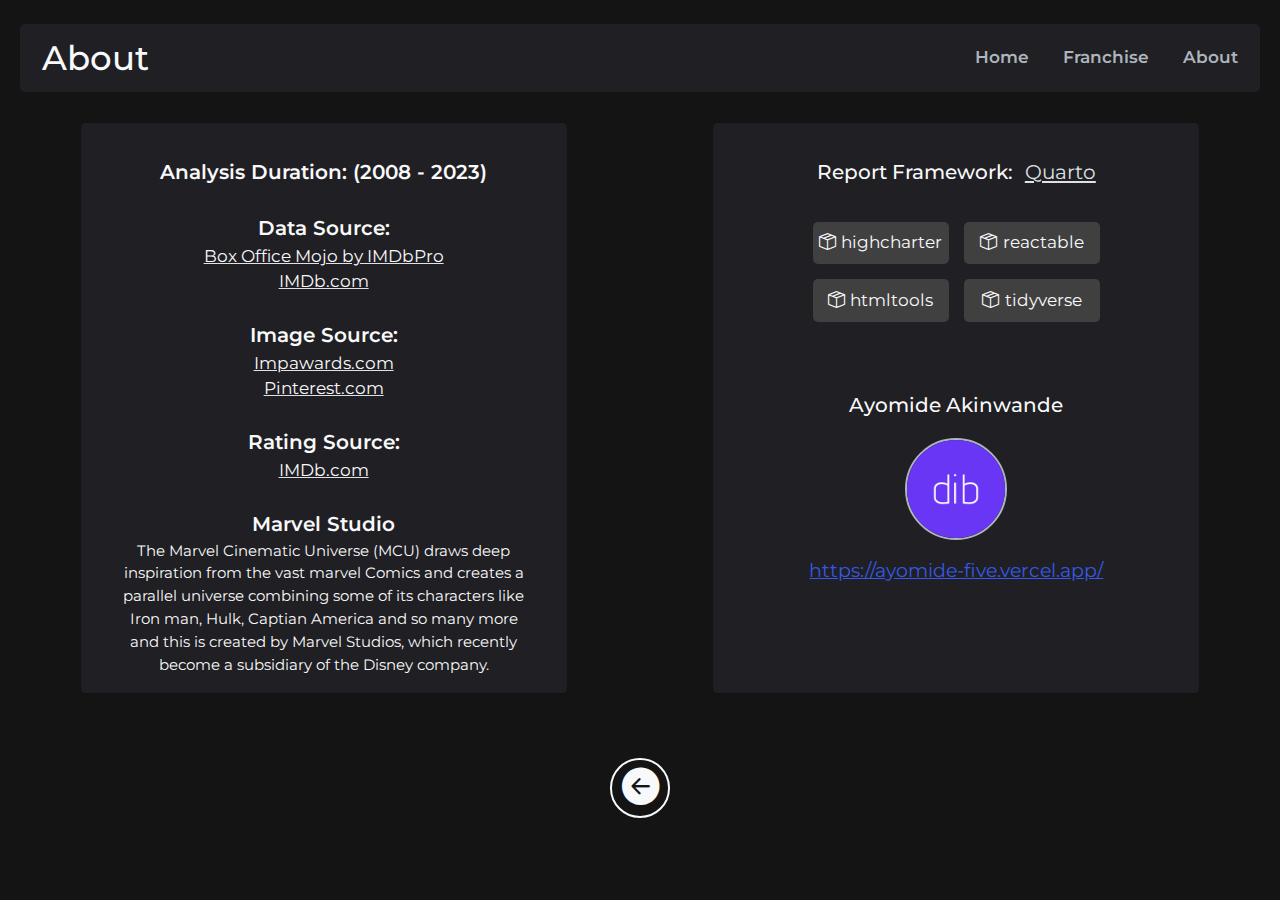
<file: docs/about.html>
<!DOCTYPE html>
<html xmlns="http://www.w3.org/1999/xhtml" lang="en" xml:lang="en"><head>

<meta charset="utf-8">
<meta name="generator" content="quarto-1.3.340">

<meta name="viewport" content="width=device-width, initial-scale=1.0, user-scalable=yes">


<title>MCU Box-Office – about</title>
<style>
code{white-space: pre-wrap;}
span.smallcaps{font-variant: small-caps;}
div.columns{display: flex; gap: min(4vw, 1.5em);}
div.column{flex: auto; overflow-x: auto;}
div.hanging-indent{margin-left: 1.5em; text-indent: -1.5em;}
ul.task-list{list-style: none;}
ul.task-list li input[type="checkbox"] {
  width: 0.8em;
  margin: 0 0.8em 0.2em -1em; /* quarto-specific, see https://github.com/quarto-dev/quarto-cli/issues/4556 */ 
  vertical-align: middle;
}
</style>


<script src="site_libs/quarto-nav/quarto-nav.js"></script>
<script src="site_libs/clipboard/clipboard.min.js"></script>
<script src="site_libs/quarto-search/autocomplete.umd.js"></script>
<script src="site_libs/quarto-search/fuse.min.js"></script>
<script src="site_libs/quarto-search/quarto-search.js"></script>
<meta name="quarto:offset" content="./">
<script src="site_libs/quarto-html/quarto.js"></script>
<script src="site_libs/quarto-html/popper.min.js"></script>
<script src="site_libs/quarto-html/tippy.umd.min.js"></script>
<script src="site_libs/quarto-html/anchor.min.js"></script>
<link href="site_libs/quarto-html/tippy.css" rel="stylesheet">
<link href="site_libs/quarto-html/quarto-syntax-highlighting-dark.css" rel="stylesheet" id="quarto-text-highlighting-styles">
<script src="site_libs/bootstrap/bootstrap.min.js"></script>
<link href="site_libs/bootstrap/bootstrap-icons.css" rel="stylesheet">
<link href="site_libs/bootstrap/bootstrap.min.css" rel="stylesheet" id="quarto-bootstrap" data-mode="dark">
<script id="quarto-search-options" type="application/json">{
  "location": "sidebar",
  "copy-button": false,
  "collapse-after": 3,
  "panel-placement": "start",
  "type": "textbox",
  "limit": 20,
  "language": {
    "search-no-results-text": "No results",
    "search-matching-documents-text": "matching documents",
    "search-copy-link-title": "Copy link to search",
    "search-hide-matches-text": "Hide additional matches",
    "search-more-match-text": "more match in this document",
    "search-more-matches-text": "more matches in this document",
    "search-clear-button-title": "Clear",
    "search-detached-cancel-button-title": "Cancel",
    "search-submit-button-title": "Submit"
  }
}</script>


<link rel="stylesheet" href="styles.css">
</head>

<body class="fullcontent">

<div id="quarto-search-results"></div>
<!-- content -->
<div id="quarto-content" class="quarto-container page-layout-custom">
<!-- sidebar -->
<!-- margin-sidebar -->
<!-- main -->



<div class="cell">
<div class="cell-output-display">
<div class="page-header">
<nav class="page-title-nav-container">
<a class="nav-link title" href="./">About</a>
<ul class="p-navbar">
<li>
<a class="nav-link" href="./">Home</a>
</li>
<li>
<a class="nav-link" href="franchise.html">Franchise</a>
</li>
<li>
<a class="nav-link" href="about.html">About</a>
</li>
</ul>
<i class="bi bi-list open-icon" id="show_sidebar_icon"></i>
</nav>
<div class="p-sidebar" id="report_sidebar">
<div class="icon-container">
<i class="bi bi-x-lg close-icon" id="hide_sidebar_icon"></i>
</div>
<ul class="list">
<li>
<a class="nav-link" href="./">Home</a>
</li>
<li>
<a class="nav-link" href="franchise.html">Franchise</a>
</li>
<li>
<a class="nav-link" href="about.html">About</a>
</li>
</ul>
</div>
</div>
</div>
</div>
<div class="grid about-page">
<div class="g-col-12 g-col-md-6">
<div class="cell">
<div class="cell-output-display">

<div class="a-column report-info">
<div class="a-row date">
<p class="title">
Analysis Duration: 
<span>(2008 - 2023)</span>
</p>
</div>
<div class="a-row ">
<p class="title">Data Source:</p>
<a class="info-text-link" href="https://www.boxofficemojo.com/franchise/fr541495045/?sort=releaseDate&amp;sortDir=asc&amp;ref_=bo_fr__resort#table">
<p class="info-text">Box Office Mojo by IMDbPro</p>
</a>
<a class="info-text-link" href="https://m.imdb.com/list/ls031310794/">
<p class="info-text">IMDb.com</p>
</a>
</div>
<div class="a-row ">
<p class="title">Image Source:</p>
<a class="info-text-link" href="https://www.impawards.com/galleries/mcu.html">
<p class="info-text">Impawards.com</p>
</a>
<a class="info-text-link" href="https://www.pinterest.com">
<p class="info-text">Pinterest.com</p>
</a>
</div>
<div class="a-row ">
<p class="title">Rating Source:</p>
<a class="info-text-link" href="https://m.imdb.com/list/ls066946827/">
<p class="info-text">IMDb.com</p>
</a>
</div>
<div class="a-row comp-info">
<p class="title">Marvel Studio</p>
<p class="info">The Marvel Cinematic Universe (MCU) draws deep inspiration from the vast marvel Comics and creates a parallel universe combining some of its characters like Iron man, Hulk, Captian America and so many more and this is created by Marvel Studios, which recently become a subsidiary of the Disney company.</p>
</div>
</div>
</div>
</div>
</div>
<div class="g-col-12 g-col-md-6">
<div class="cell">
<div class="cell-output-display">

<div class="a-column report-framework-creator">
<div class="a-row framework-libraries">
<div class="framework">
<p class="title">Report Framework:</p>
<a class="framework-link" href="https://quarto.org">Quarto</a>
</div>
<div class="libraries">
<a class="library-link" href="https://jknust.com/highcharter/">
<p class="pkg-text">
<i class="bi bi-box-seam"></i>
highcharter
</p>
</a>
<a class="library-link" href="https://glin.github.io/reactable/">
<p class="pkg-text">
<i class="bi bi-box-seam"></i>
reactable
</p>
</a>
<a class="library-link" href="https://rstudio.github.io/htmltools/">
<p class="pkg-text">
<i class="bi bi-box-seam"></i>
htmltools
</p>
</a>
<a class="library-link" href="https://www.tidyverse.org">
<p class="pkg-text">
<i class="bi bi-box-seam"></i>
tidyverse
</p>
</a>
</div>
</div>
<div class="a-row about-me">
<p class="name">Ayomide Akinwande</p>
<img src="www/images/web-logo.png" class="profile-image">
<a class="web-link" href="https://ayomide-five.vercel.app/">https://ayomide-five.vercel.app/</a>
</div>
</div>
</div>
</div>
</div>
</div>
<div class="cell">
<div class="cell-output-display">
<div class="navigate-page">
<a href="franchise.html" class="c-nav-link">
<div class="circle-border">
<i class="bi bi-arrow-left-circle-fill"></i>
</div>
</a>
</div>
</div>
</div>
<div class="cell">
<script type="text/javascript">

const sidebar = document.getElementById('report_sidebar');

function showSidebar() {
  const show_icon = document.getElementById('show_sidebar_icon');
  
  show_icon.addEventListener('click', () => {
    sidebar.style.display = "block";
  });
}

function hideSidebar() {
  const hide_icon = document.getElementById('hide_sidebar_icon');
  
  hide_icon.addEventListener('click', () => {
    sidebar.style.display = "none";
  });
}

showSidebar();
hideSidebar();
</script>
</div>




<script id="quarto-html-after-body" type="application/javascript">
window.document.addEventListener("DOMContentLoaded", function (event) {
  const toggleBodyColorMode = (bsSheetEl) => {
    const mode = bsSheetEl.getAttribute("data-mode");
    const bodyEl = window.document.querySelector("body");
    if (mode === "dark") {
      bodyEl.classList.add("quarto-dark");
      bodyEl.classList.remove("quarto-light");
    } else {
      bodyEl.classList.add("quarto-light");
      bodyEl.classList.remove("quarto-dark");
    }
  }
  const toggleBodyColorPrimary = () => {
    const bsSheetEl = window.document.querySelector("link#quarto-bootstrap");
    if (bsSheetEl) {
      toggleBodyColorMode(bsSheetEl);
    }
  }
  toggleBodyColorPrimary();  
  const icon = "";
  const anchorJS = new window.AnchorJS();
  anchorJS.options = {
    placement: 'right',
    icon: icon
  };
  anchorJS.add('.anchored');
  const isCodeAnnotation = (el) => {
    for (const clz of el.classList) {
      if (clz.startsWith('code-annotation-')) {                     
        return true;
      }
    }
    return false;
  }
  const clipboard = new window.ClipboardJS('.code-copy-button', {
    text: function(trigger) {
      const codeEl = trigger.previousElementSibling.cloneNode(true);
      for (const childEl of codeEl.children) {
        if (isCodeAnnotation(childEl)) {
          childEl.remove();
        }
      }
      return codeEl.innerText;
    }
  });
  clipboard.on('success', function(e) {
    // button target
    const button = e.trigger;
    // don't keep focus
    button.blur();
    // flash "checked"
    button.classList.add('code-copy-button-checked');
    var currentTitle = button.getAttribute("title");
    button.setAttribute("title", "Copied!");
    let tooltip;
    if (window.bootstrap) {
      button.setAttribute("data-bs-toggle", "tooltip");
      button.setAttribute("data-bs-placement", "left");
      button.setAttribute("data-bs-title", "Copied!");
      tooltip = new bootstrap.Tooltip(button, 
        { trigger: "manual", 
          customClass: "code-copy-button-tooltip",
          offset: [0, -8]});
      tooltip.show();    
    }
    setTimeout(function() {
      if (tooltip) {
        tooltip.hide();
        button.removeAttribute("data-bs-title");
        button.removeAttribute("data-bs-toggle");
        button.removeAttribute("data-bs-placement");
      }
      button.setAttribute("title", currentTitle);
      button.classList.remove('code-copy-button-checked');
    }, 1000);
    // clear code selection
    e.clearSelection();
  });
  function tippyHover(el, contentFn) {
    const config = {
      allowHTML: true,
      content: contentFn,
      maxWidth: 500,
      delay: 100,
      arrow: false,
      appendTo: function(el) {
          return el.parentElement;
      },
      interactive: true,
      interactiveBorder: 10,
      theme: 'quarto',
      placement: 'bottom-start'
    };
    window.tippy(el, config); 
  }
  const noterefs = window.document.querySelectorAll('a[role="doc-noteref"]');
  for (var i=0; i<noterefs.length; i++) {
    const ref = noterefs[i];
    tippyHover(ref, function() {
      // use id or data attribute instead here
      let href = ref.getAttribute('data-footnote-href') || ref.getAttribute('href');
      try { href = new URL(href).hash; } catch {}
      const id = href.replace(/^#\/?/, "");
      const note = window.document.getElementById(id);
      return note.innerHTML;
    });
  }
      let selectedAnnoteEl;
      const selectorForAnnotation = ( cell, annotation) => {
        let cellAttr = 'data-code-cell="' + cell + '"';
        let lineAttr = 'data-code-annotation="' +  annotation + '"';
        const selector = 'span[' + cellAttr + '][' + lineAttr + ']';
        return selector;
      }
      const selectCodeLines = (annoteEl) => {
        const doc = window.document;
        const targetCell = annoteEl.getAttribute("data-target-cell");
        const targetAnnotation = annoteEl.getAttribute("data-target-annotation");
        const annoteSpan = window.document.querySelector(selectorForAnnotation(targetCell, targetAnnotation));
        const lines = annoteSpan.getAttribute("data-code-lines").split(",");
        const lineIds = lines.map((line) => {
          return targetCell + "-" + line;
        })
        let top = null;
        let height = null;
        let parent = null;
        if (lineIds.length > 0) {
            //compute the position of the single el (top and bottom and make a div)
            const el = window.document.getElementById(lineIds[0]);
            top = el.offsetTop;
            height = el.offsetHeight;
            parent = el.parentElement.parentElement;
          if (lineIds.length > 1) {
            const lastEl = window.document.getElementById(lineIds[lineIds.length - 1]);
            const bottom = lastEl.offsetTop + lastEl.offsetHeight;
            height = bottom - top;
          }
          if (top !== null && height !== null && parent !== null) {
            // cook up a div (if necessary) and position it 
            let div = window.document.getElementById("code-annotation-line-highlight");
            if (div === null) {
              div = window.document.createElement("div");
              div.setAttribute("id", "code-annotation-line-highlight");
              div.style.position = 'absolute';
              parent.appendChild(div);
            }
            div.style.top = top - 2 + "px";
            div.style.height = height + 4 + "px";
            let gutterDiv = window.document.getElementById("code-annotation-line-highlight-gutter");
            if (gutterDiv === null) {
              gutterDiv = window.document.createElement("div");
              gutterDiv.setAttribute("id", "code-annotation-line-highlight-gutter");
              gutterDiv.style.position = 'absolute';
              const codeCell = window.document.getElementById(targetCell);
              const gutter = codeCell.querySelector('.code-annotation-gutter');
              gutter.appendChild(gutterDiv);
            }
            gutterDiv.style.top = top - 2 + "px";
            gutterDiv.style.height = height + 4 + "px";
          }
          selectedAnnoteEl = annoteEl;
        }
      };
      const unselectCodeLines = () => {
        const elementsIds = ["code-annotation-line-highlight", "code-annotation-line-highlight-gutter"];
        elementsIds.forEach((elId) => {
          const div = window.document.getElementById(elId);
          if (div) {
            div.remove();
          }
        });
        selectedAnnoteEl = undefined;
      };
      // Attach click handler to the DT
      const annoteDls = window.document.querySelectorAll('dt[data-target-cell]');
      for (const annoteDlNode of annoteDls) {
        annoteDlNode.addEventListener('click', (event) => {
          const clickedEl = event.target;
          if (clickedEl !== selectedAnnoteEl) {
            unselectCodeLines();
            const activeEl = window.document.querySelector('dt[data-target-cell].code-annotation-active');
            if (activeEl) {
              activeEl.classList.remove('code-annotation-active');
            }
            selectCodeLines(clickedEl);
            clickedEl.classList.add('code-annotation-active');
          } else {
            // Unselect the line
            unselectCodeLines();
            clickedEl.classList.remove('code-annotation-active');
          }
        });
      }
  const findCites = (el) => {
    const parentEl = el.parentElement;
    if (parentEl) {
      const cites = parentEl.dataset.cites;
      if (cites) {
        return {
          el,
          cites: cites.split(' ')
        };
      } else {
        return findCites(el.parentElement)
      }
    } else {
      return undefined;
    }
  };
  var bibliorefs = window.document.querySelectorAll('a[role="doc-biblioref"]');
  for (var i=0; i<bibliorefs.length; i++) {
    const ref = bibliorefs[i];
    const citeInfo = findCites(ref);
    if (citeInfo) {
      tippyHover(citeInfo.el, function() {
        var popup = window.document.createElement('div');
        citeInfo.cites.forEach(function(cite) {
          var citeDiv = window.document.createElement('div');
          citeDiv.classList.add('hanging-indent');
          citeDiv.classList.add('csl-entry');
          var biblioDiv = window.document.getElementById('ref-' + cite);
          if (biblioDiv) {
            citeDiv.innerHTML = biblioDiv.innerHTML;
          }
          popup.appendChild(citeDiv);
        });
        return popup.innerHTML;
      });
    }
  }
});
</script>
</div> <!-- /content -->



</body></html>
</file>
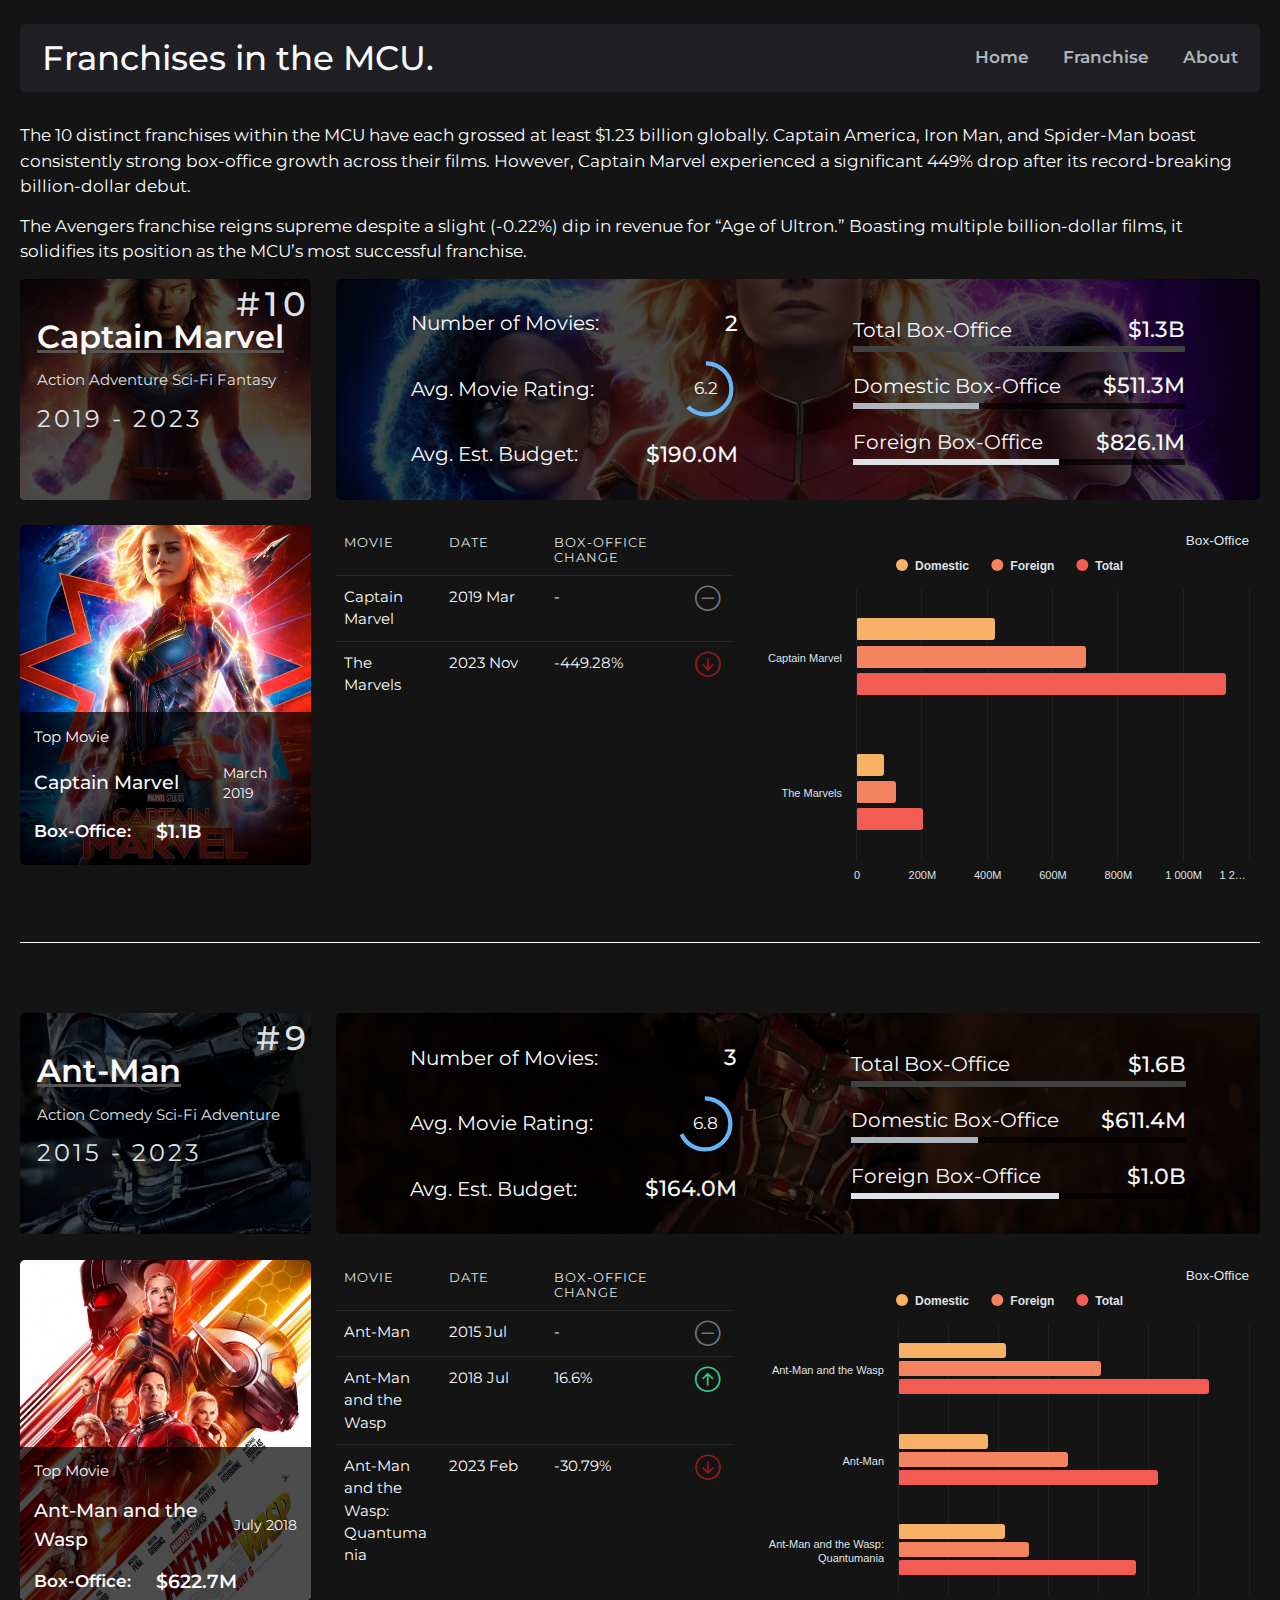
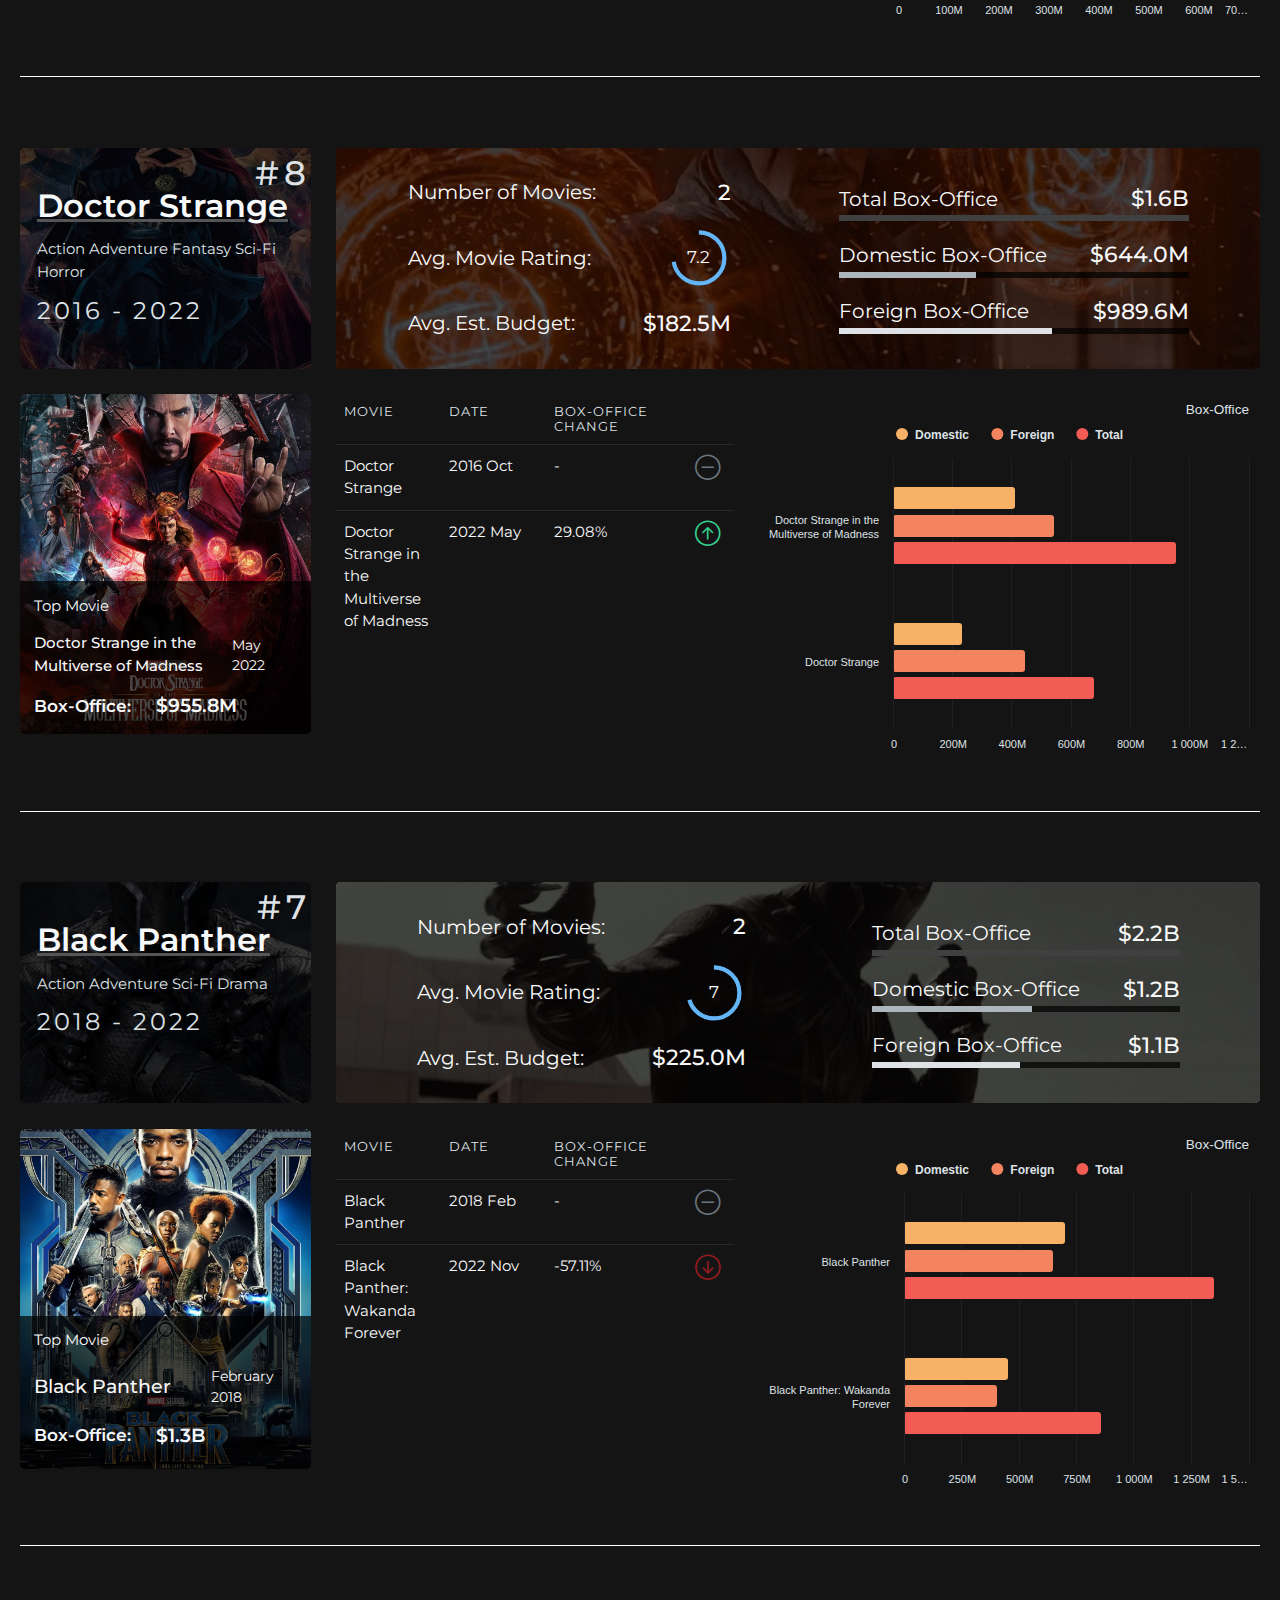
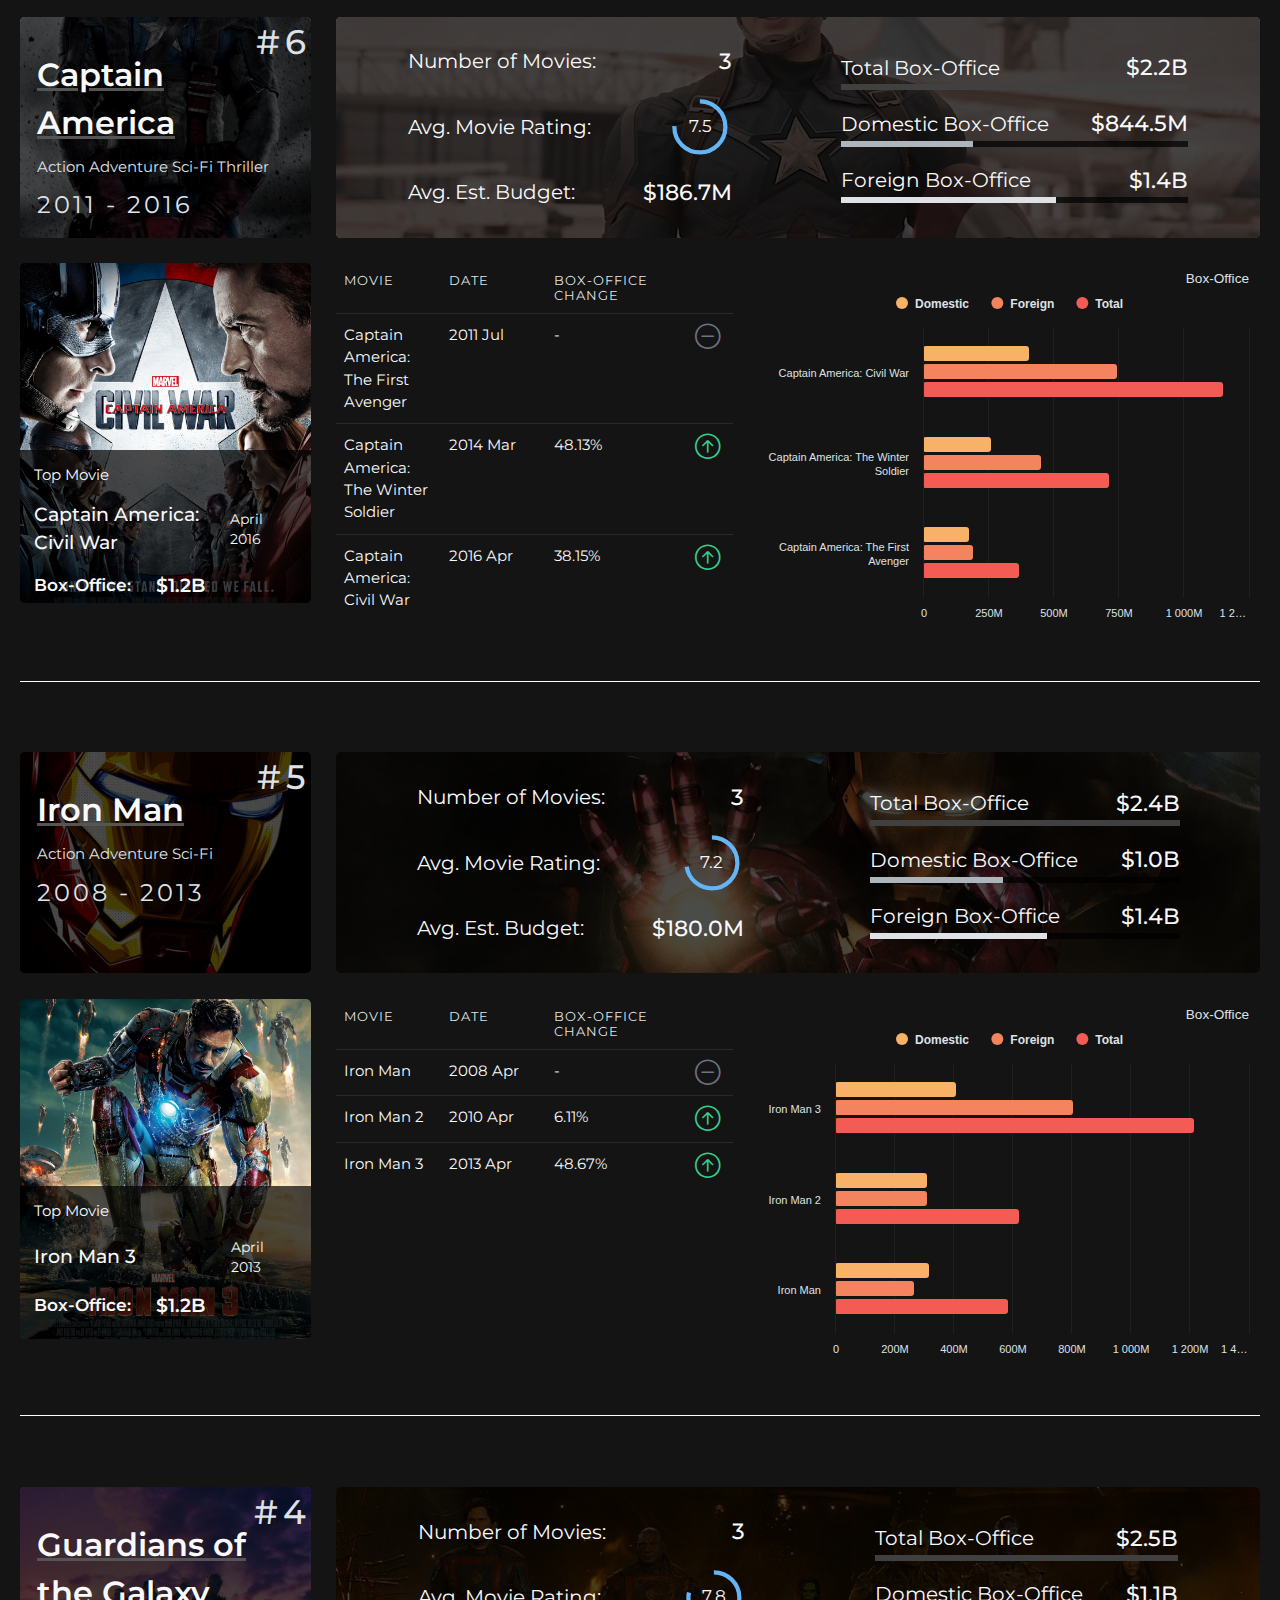
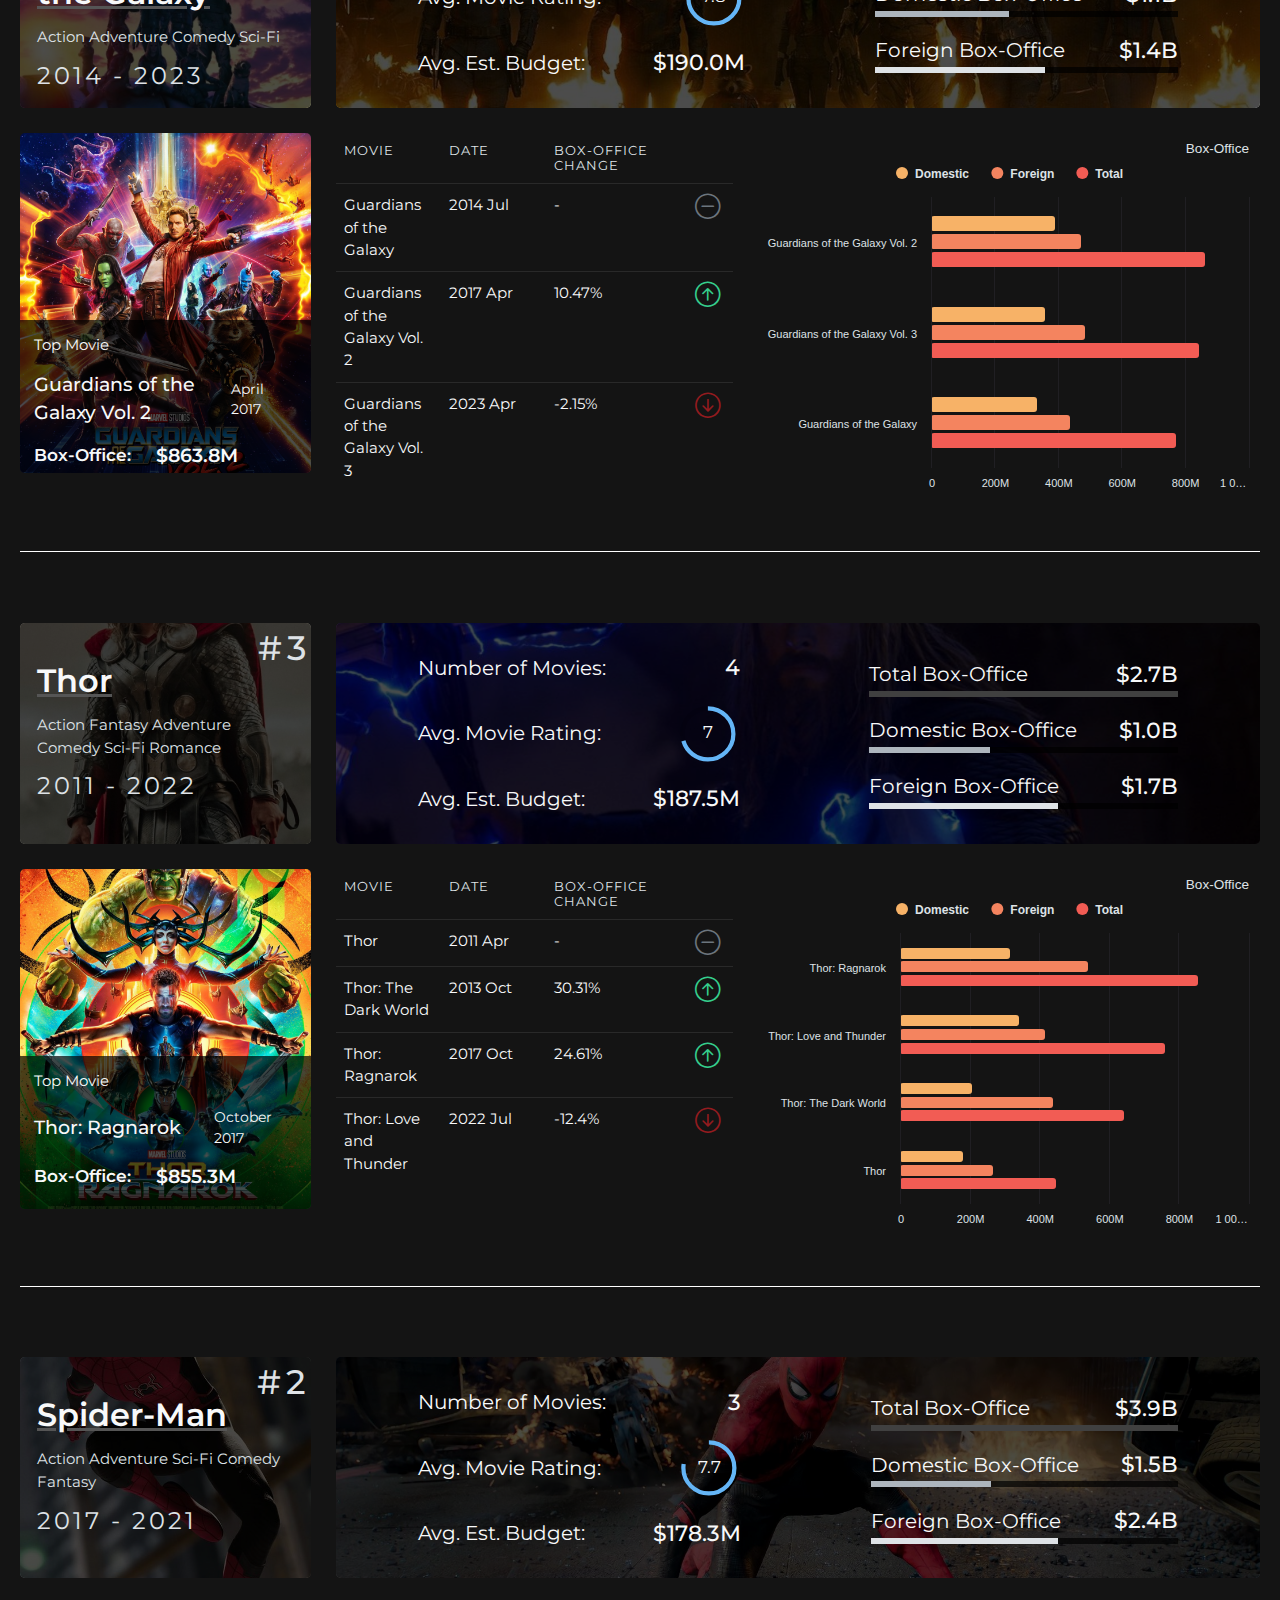
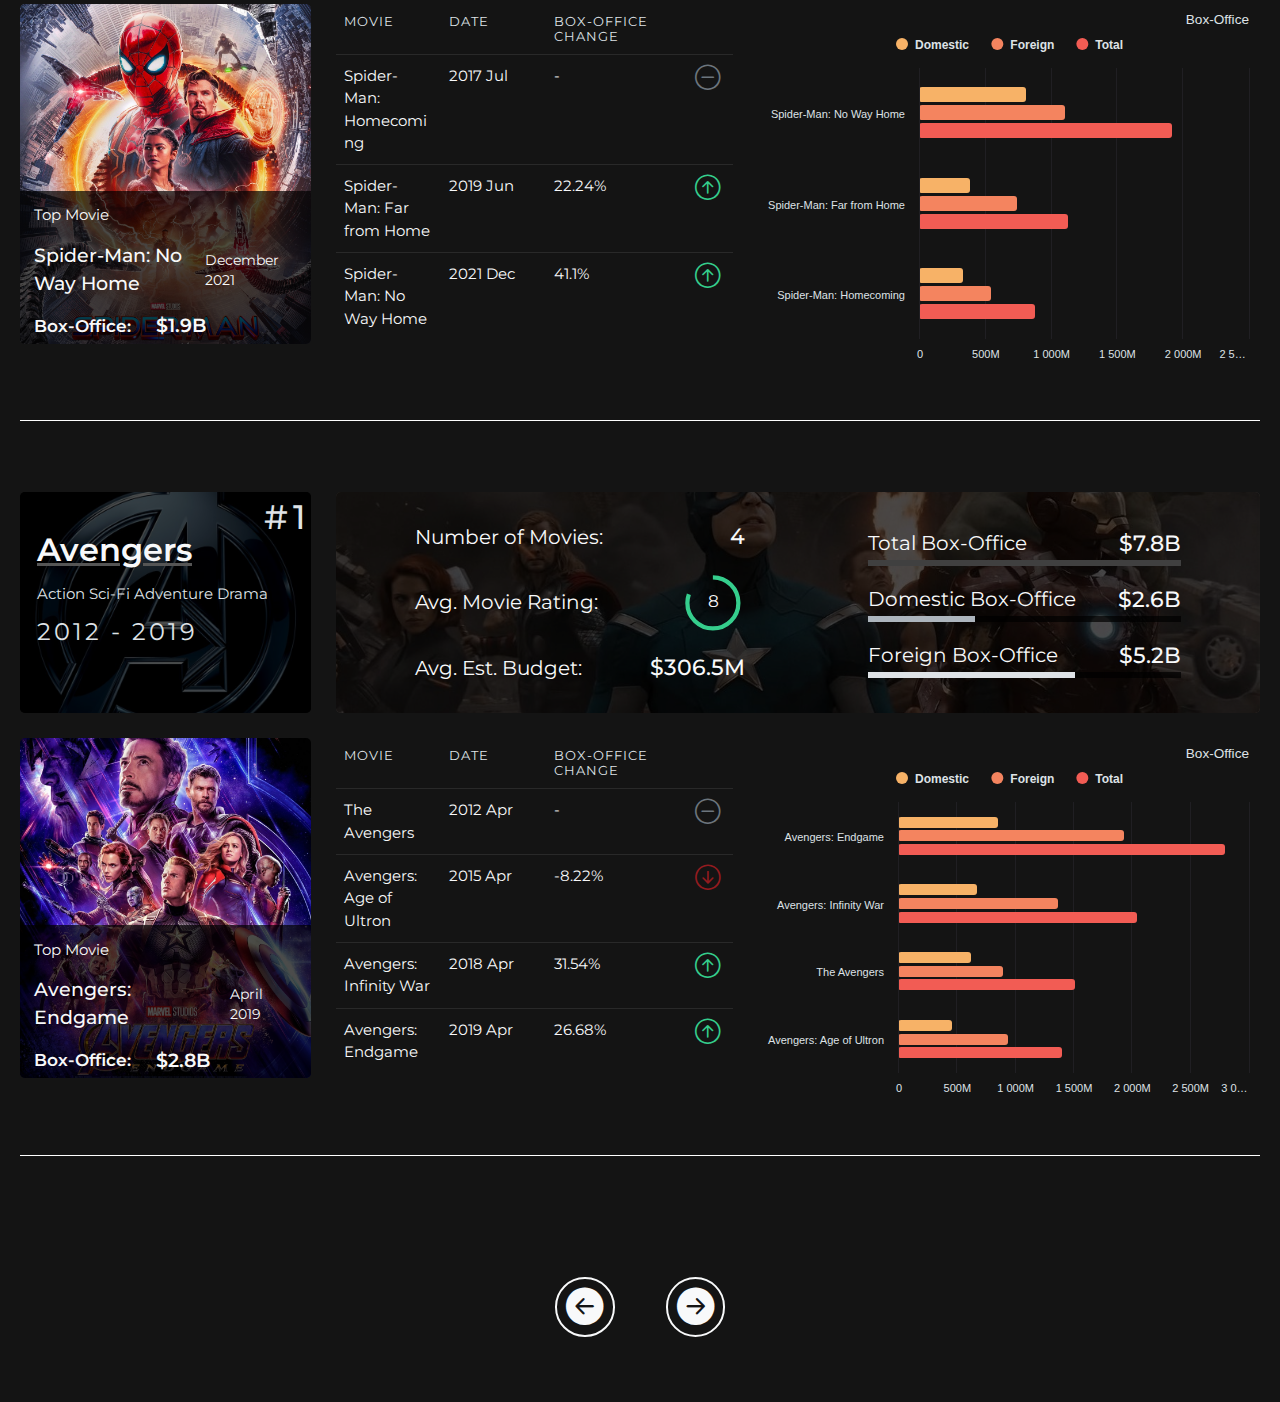
<file: docs/franchise.html>
<!DOCTYPE html>
<html xmlns="http://www.w3.org/1999/xhtml" lang="en" xml:lang="en"><head>

<meta charset="utf-8">
<meta name="generator" content="quarto-1.3.340">

<meta name="viewport" content="width=device-width, initial-scale=1.0, user-scalable=yes">


<title>MCU Box-Office – franchise</title>
<style>
code{white-space: pre-wrap;}
span.smallcaps{font-variant: small-caps;}
div.columns{display: flex; gap: min(4vw, 1.5em);}
div.column{flex: auto; overflow-x: auto;}
div.hanging-indent{margin-left: 1.5em; text-indent: -1.5em;}
ul.task-list{list-style: none;}
ul.task-list li input[type="checkbox"] {
  width: 0.8em;
  margin: 0 0.8em 0.2em -1em; /* quarto-specific, see https://github.com/quarto-dev/quarto-cli/issues/4556 */ 
  vertical-align: middle;
}
</style>


<script src="site_libs/quarto-nav/quarto-nav.js"></script>
<script src="site_libs/clipboard/clipboard.min.js"></script>
<script src="site_libs/quarto-search/autocomplete.umd.js"></script>
<script src="site_libs/quarto-search/fuse.min.js"></script>
<script src="site_libs/quarto-search/quarto-search.js"></script>
<meta name="quarto:offset" content="./">
<script src="site_libs/quarto-html/quarto.js"></script>
<script src="site_libs/quarto-html/popper.min.js"></script>
<script src="site_libs/quarto-html/tippy.umd.min.js"></script>
<script src="site_libs/quarto-html/anchor.min.js"></script>
<link href="site_libs/quarto-html/tippy.css" rel="stylesheet">
<link href="site_libs/quarto-html/quarto-syntax-highlighting-dark.css" rel="stylesheet" id="quarto-text-highlighting-styles">
<script src="site_libs/bootstrap/bootstrap.min.js"></script>
<link href="site_libs/bootstrap/bootstrap-icons.css" rel="stylesheet">
<link href="site_libs/bootstrap/bootstrap.min.css" rel="stylesheet" id="quarto-bootstrap" data-mode="dark">
<script id="quarto-search-options" type="application/json">{
  "location": "sidebar",
  "copy-button": false,
  "collapse-after": 3,
  "panel-placement": "start",
  "type": "textbox",
  "limit": 20,
  "language": {
    "search-no-results-text": "No results",
    "search-matching-documents-text": "matching documents",
    "search-copy-link-title": "Copy link to search",
    "search-hide-matches-text": "Hide additional matches",
    "search-more-match-text": "more match in this document",
    "search-more-matches-text": "more matches in this document",
    "search-clear-button-title": "Clear",
    "search-detached-cancel-button-title": "Cancel",
    "search-submit-button-title": "Submit"
  }
}</script>

<script src="site_libs/core-js-2.5.3/shim.min.js"></script>
<script src="site_libs/react-17.0.0/react.min.js"></script>
<script src="site_libs/react-17.0.0/react-dom.min.js"></script>
<script src="site_libs/reactwidget-1.0.0/react-tools.js"></script>
<script src="site_libs/htmlwidgets-1.6.2/htmlwidgets.js"></script>
<link href="site_libs/reactable-0.4.4/reactable.css" rel="stylesheet">
<script src="site_libs/reactable-binding-0.4.4/reactable.js"></script>
<script src="site_libs/jquery-3.5.1/jquery.min.js"></script>
<script src="site_libs/proj4js-2.3.15/proj4.js"></script>
<link href="site_libs/highcharts-9.3.1/css/motion.css" rel="stylesheet">
<script src="site_libs/highcharts-9.3.1/highcharts.js"></script>
<script src="site_libs/highcharts-9.3.1/highcharts-3d.js"></script>
<script src="site_libs/highcharts-9.3.1/highcharts-more.js"></script>
<script src="site_libs/highcharts-9.3.1/modules/stock.js"></script>
<script src="site_libs/highcharts-9.3.1/modules/map.js"></script>
<script src="site_libs/highcharts-9.3.1/modules/data.js"></script>
<script src="site_libs/highcharts-9.3.1/modules/exporting.js"></script>
<script src="site_libs/highcharts-9.3.1/modules/offline-exporting.js"></script>
<script src="site_libs/highcharts-9.3.1/modules/drilldown.js"></script>
<script src="site_libs/highcharts-9.3.1/modules/item-series.js"></script>
<script src="site_libs/highcharts-9.3.1/modules/overlapping-datalabels.js"></script>
<script src="site_libs/highcharts-9.3.1/modules/annotations.js"></script>
<script src="site_libs/highcharts-9.3.1/modules/export-data.js"></script>
<script src="site_libs/highcharts-9.3.1/modules/funnel.js"></script>
<script src="site_libs/highcharts-9.3.1/modules/heatmap.js"></script>
<script src="site_libs/highcharts-9.3.1/modules/treemap.js"></script>
<script src="site_libs/highcharts-9.3.1/modules/sankey.js"></script>
<script src="site_libs/highcharts-9.3.1/modules/dependency-wheel.js"></script>
<script src="site_libs/highcharts-9.3.1/modules/organization.js"></script>
<script src="site_libs/highcharts-9.3.1/modules/solid-gauge.js"></script>
<script src="site_libs/highcharts-9.3.1/modules/streamgraph.js"></script>
<script src="site_libs/highcharts-9.3.1/modules/sunburst.js"></script>
<script src="site_libs/highcharts-9.3.1/modules/vector.js"></script>
<script src="site_libs/highcharts-9.3.1/modules/wordcloud.js"></script>
<script src="site_libs/highcharts-9.3.1/modules/xrange.js"></script>
<script src="site_libs/highcharts-9.3.1/modules/tilemap.js"></script>
<script src="site_libs/highcharts-9.3.1/modules/venn.js"></script>
<script src="site_libs/highcharts-9.3.1/modules/gantt.js"></script>
<script src="site_libs/highcharts-9.3.1/modules/timeline.js"></script>
<script src="site_libs/highcharts-9.3.1/modules/parallel-coordinates.js"></script>
<script src="site_libs/highcharts-9.3.1/modules/bullet.js"></script>
<script src="site_libs/highcharts-9.3.1/modules/coloraxis.js"></script>
<script src="site_libs/highcharts-9.3.1/modules/dumbbell.js"></script>
<script src="site_libs/highcharts-9.3.1/modules/lollipop.js"></script>
<script src="site_libs/highcharts-9.3.1/modules/series-label.js"></script>
<script src="site_libs/highcharts-9.3.1/plugins/motion.js"></script>
<script src="site_libs/highcharts-9.3.1/custom/reset.js"></script>
<script src="site_libs/highcharts-9.3.1/modules/boost.js"></script>
<script src="site_libs/highchart-binding-0.9.4/highchart.js"></script>


<link rel="stylesheet" href="styles.css">
</head>

<body class="fullcontent">

<div id="quarto-search-results"></div>
<!-- content -->
<div id="quarto-content" class="quarto-container page-layout-custom">
<!-- sidebar -->
<!-- margin-sidebar -->
<!-- main -->



<div class="cell">
<div class="cell-output-display">
<div class="page-header">
<nav class="page-title-nav-container">
<a class="nav-link title" href="./">Franchises in the MCU.</a>
<ul class="p-navbar">
<li>
<a class="nav-link" href="./">Home</a>
</li>
<li>
<a class="nav-link" href="franchise.html">Franchise</a>
</li>
<li>
<a class="nav-link" href="about.html">About</a>
</li>
</ul>
<i class="bi bi-list open-icon" id="show_sidebar_icon"></i>
</nav>
<div class="p-sidebar" id="report_sidebar">
<div class="icon-container">
<i class="bi bi-x-lg close-icon" id="hide_sidebar_icon"></i>
</div>
<ul class="list">
<li>
<a class="nav-link" href="./">Home</a>
</li>
<li>
<a class="nav-link" href="franchise.html">Franchise</a>
</li>
<li>
<a class="nav-link" href="about.html">About</a>
</li>
</ul>
</div>
</div>
</div>
</div>
<p class="page-text">
The 10 distinct franchises within the MCU have each grossed at least $1.23 billion globally. Captain America, Iron Man, and Spider-Man boast consistently strong box-office growth across their films. However, Captain Marvel experienced a significant 449% drop after its record-breaking billion-dollar debut.
</p>
<p class="page-text">
The Avengers franchise reigns supreme despite a slight (-0.22%) dip in revenue for “Age of Ultron.” Boasting multiple billion-dollar films, it solidifies its position as the MCU’s most successful franchise.
</p>
<div class="franchise-section">
<div class="grid mb-2 mb-md-4">
<div class="g-col-12 g-col-md-3">
<div class="cell">
<div class="cell-output-display">
<div class="movie-stats-card" style="background-image: url('www/images/Captain Marvel/title.jpg');">
<div class="text-platform">
<p class="rank">#10</p>
<p class="franchise-name">Captain Marvel</p>
<p class="genre">Action Adventure Sci-Fi Fantasy</p>
<p class="duration">2019 - 2023</p>
</div>
</div>
</div>
</div>
</div>
<div class="g-col-12 g-col-md-9">
<div class="cell">
<div class="cell-output-display">
<div class="ls-movie-stats-card" style="background-image: url('www/images/Captain Marvel/stats.jpg');">
<div class="split-column">
<div class="stats-col">
<div class="df_jcb_aic">
<p class="title">Number of Movies:</p>
<p class="value">2</p>
</div>
<div class="df_jcb_aic">
<p class="title">Avg. Movie Rating:</p>
<div style="display: inline-flex; position: relative">
<svg width="3.75rem" height="3.75rem" style="transform: rotate(-90deg)" focusable="FALSE">
<circle cx="1.875rem" cy="1.875rem" r="1.5rem" fill="none" stroke-width="0.25rem" stroke="rgba(0,0,0,0.1)"></circle>
<circle cx="1.875rem" cy="1.875rem" r="1.5rem" fill="none" stroke-width="0.25rem" stroke="#64B5F6" stroke-dasharray="9.42477796076938rem" stroke-dashoffset="3.58141562509236rem"></circle>
</svg>
<div style="position: absolute; top: 50%; left: 50%; transform: translate(-50%, -50%); color: #F8F9FA;">6.2</div>
</div>
</div>
<div class="df_jcb_aic">
<p class="title">Avg. Est. Budget:</p>
<p class="value">$190.0M</p>
</div>
</div>
<div class="stats-col rev">
<div class="rev-container">
<div class="rev-items">
<p class="title">Total Box-Office</p>
<p class="value">$1.3B</p>
</div>
<div class="bar-chart">
<div class="bar total" style="width: 100%;height: 100%;"></div>
</div>
</div>
<div class="rev-container">
<div class="rev-items">
<p class="title">Domestic Box-Office</p>
<p class="value">$511.3M</p>
</div>
<div class="bar-chart">
<div class="bar domestic" style="width: 38%;height: 100%;"></div>
</div>
</div>
<div class="rev-container">
<div class="rev-items">
<p class="title">Foreign Box-Office</p>
<p class="value">$826.1M</p>
</div>
<div class="bar-chart">
<div class="bar foreign" style="width: 62%;height: 100%;"></div>
</div>
</div>
</div>
</div>
</div>
</div>
</div>
</div>
</div>
<div class="grid">
<div class="g-col-12 g-col-md-3">
<div class="cell">
<div class="cell-output-display">
<div class="top-movie-card" style="background-image: url('www/images/posters/captain_marvel.jpg');">
<div class="card-detail">
<p class="card-name">Top Movie</p>
<div class="title-year">
<p class="title Captain-Marvel">Captain Marvel</p>
<p class="year Captain-Marvel">March 2019</p>
</div>
<div class="box-rev">
<p class="title">Box-Office:</p>
<p class="value">$1.1B</p>
</div>
</div>
</div>
</div>
</div>
</div>
<div class="g-col-12 g-col-md-4">
<div class="cell">
<div class="cell-output-display">

<div id="htmlwidget-2a51b13eb2e31786b702" class="reactable html-widget " style="width:auto;height:auto;"></div>
<script type="application/json" data-for="htmlwidget-2a51b13eb2e31786b702">{"x":{"tag":{"name":"Reactable","attribs":{"data":{"Movie":["Captain Marvel","The Marvels"],"Date":["2019 Mar","2023 Nov"],"Change":["-","-449.28%"],"change_text":["dash","decrease"]},"columns":[{"id":"Movie","name":"Movie","type":"character","sortable":false,"className":"movie-name-column"},{"id":"Date","name":"Date","type":"character","sortable":false,"className":"release-date-column"},{"id":"Change","name":"Box-Office Change","type":"character","sortable":false,"minWidth":130,"className":"percent-change-column"},{"id":"change_text","name":"","type":"character","sortable":false,"cell":[{"name":"div","attribs":{},"children":[{"name":"i","attribs":{"style":{"color":"#6C757D"},"className":"bi bi-dash-circle change-icon"},"children":[]}]},{"name":"div","attribs":{},"children":[{"name":"i","attribs":{"style":{"color":"#931B1F"},"className":"bi bi-arrow-down-circle change-icon"},"children":[]}]}],"maxWidth":50,"align":"center","className":"percent-change-indicator-column"}],"height":"auto","theme":{"color":"#F8F9FA","backgroundColor":"#141414","borderColor":"hsl(0, 0%, 16%)","borderWidth":"1px","highlightColor":"rgba(255, 255, 255, 0.1)","cellPadding":"10px 8px","style":{"fontSize":"0.875rem"},"headerStyle":{"color":"#DEE2E6","fontWeight":400,"fontSize":"0.75rem","letterSpacing":"1px","textTransform":"uppercase","&:hover, &:focus":{"color":"#F8F9FA"}},"rowHighlightStyle":{".tag":{"color":"#F8F9FA","borderColor":"#ADB5BD"}},"searchInputStyle":{"paddingLeft":"1.9rem","paddingTop":"0.5rem","paddingBottom":"0.5rem","width":"100%","border":"none","backgroundColor":"#141414","backgroundImage":"url('data:image/svg+xml;charset=utf-8,%3Csvg%20xmlns=%22http://www.w3.org/2000/svg%22%20width=%2224%22%20height=%2224%22%3E%3Cpath%20fill=%22#DEE2E6%22%20d=%22M10%2018c1.85%200%203.54-.64%204.9-1.69l4.4%204.4%201.4-1.42-4.39-4.4A8%208%200%20102%2010a8%208%200%20008%208.01zm0-14a6%206%200%2011-.01%2012.01A6%206%200%200110%204z%22/%3E%3C/svg%3E')","backgroundSize":"1rem","backgroundPosition":"left 0.5rem center","backgroundRepeat":"no-repeat","&:focus":{"backgroundColor":"rgba(255, 255, 255, 0.1)","border":"none"},"&:hover, &:focus":{"backgroundImage":"url('data:image/svg+xml;charset=utf-8,%3Csvg%20xmlns=%22http://www.w3.org/2000/svg%22%20width=%2224%22%20height=%2224%22%3E%3Cpath%20fill=%22#F8F9FA%22%20d=%22M10%2018c1.85%200%203.54-.64%204.9-1.69l4.4%204.4%201.4-1.42-4.39-4.4A8%208%200%20102%2010a8%208%200%20008%208.01zm0-14a6%206%200%2011-.01%2012.01A6%206%200%200110%204z%22/%3E%3C/svg%3E')"},"::placeholder":{"color":"#ADB5BD"},"&:hover::placeholder, &:focus::placeholder":{"color":"#F8F9FA"}},"paginationStyle":{"color":"#DEE2E6"},"pageButtonHoverStyle":{"backgroundColor":"hsl(0, 0%, 20%)"},"pageButtonActiveStyle":{"backgroundColor":"hsl(0, 0%, 24%)"}},"dataKey":"04481caf0b2c8b0cb98b6ebed66daac7"},"children":[]},"class":"reactR_markup"},"evals":[],"jsHooks":[]}</script>
</div>
</div>
</div>
<div class="g-col-12 g-col-md-5">
<div class="cell">
<div class="cell-output-display">

<div id="htmlwidget-17f9c46a7219f0dac41b" style="width:100%;height:357px;" class="highchart html-widget "></div>
<script type="application/json" data-for="htmlwidget-17f9c46a7219f0dac41b">{"x":{"hc_opts":{"chart":{"reflow":true,"height":370,"backgroundColor":"#141414"},"title":{"text":"Box-Office","align":"right","margin":2,"style":{"color":"#DEE2E6","fontSize":"0.8rem"}},"yAxis":{"title":{"text":null},"gridLineColor":"#201F23","labels":{"style":{"color":"#DEE2E6"}}},"credits":{"enabled":false},"exporting":{"enabled":false},"boost":{"enabled":false},"plotOptions":{"series":{"label":{"enabled":false},"turboThreshold":0},"treemap":{"layoutAlgorithm":"squarified"},"bar":{"borderWidth":0,"borderRadius":"3px"}},"series":[{"group":"group","data":[{"movie_name":"Captain Marvel","domestic_revenue":426829839,"international_revenue":704586607,"total_revenue":1131416446,"opening_revenue":153433423,"y":426829839,"name":"Captain Marvel"},{"movie_name":"The Marvels","domestic_revenue":84500223,"international_revenue":121479802,"total_revenue":205980025,"opening_revenue":46100859,"y":84500223,"name":"The Marvels"}],"type":"bar","name":"Domestic"},{"group":"group","data":[{"movie_name":"Captain Marvel","domestic_revenue":426829839,"international_revenue":704586607,"total_revenue":1131416446,"opening_revenue":153433423,"y":704586607,"name":"Captain Marvel"},{"movie_name":"The Marvels","domestic_revenue":84500223,"international_revenue":121479802,"total_revenue":205980025,"opening_revenue":46100859,"y":121479802,"name":"The Marvels"}],"type":"bar","name":"Foreign"},{"group":"group","data":[{"movie_name":"Captain Marvel","domestic_revenue":426829839,"international_revenue":704586607,"total_revenue":1131416446,"opening_revenue":153433423,"y":1131416446,"name":"Captain Marvel"},{"movie_name":"The Marvels","domestic_revenue":84500223,"international_revenue":121479802,"total_revenue":205980025,"opening_revenue":46100859,"y":205980025,"name":"The Marvels"}],"type":"bar","name":"Total"}],"colors":["#F7B267","#F4845F","#F25C54"],"xAxis":{"categories":["Captain Marvel","The Marvels"],"title":{"text":""},"tickWidth":0,"lineWidth":0,"labels":{"style":{"color":"#DEE2E6"}}},"legend":{"itemStyle":{"color":"#DEE2E6"},"itemHoverStyle":{"color":"#ADB5BD"},"itemHiddenStyle":{"color":"#6C757D"},"verticalAlign":"top"},"tooltip":{"shared":true,"useHTML":true,"headerFormat":"<small>{point.key}<\/small><table>","pointFormat":"<tr><td style=\"color: {series.color}\">{series.name}: <\/td><td style=\"text-align: right\"><b>{point.y}<\/b><\/td><\/tr>","footerFormat":"<\/table>","crosshairs":true,"backgroundColor":"#FFFFFF"}},"theme":{"chart":{"backgroundColor":"transparent"},"colors":["#7cb5ec","#434348","#90ed7d","#f7a35c","#8085e9","#f15c80","#e4d354","#2b908f","#f45b5b","#91e8e1"]},"conf_opts":{"global":{"Date":null,"VMLRadialGradientURL":"http =//code.highcharts.com/list(version)/gfx/vml-radial-gradient.png","canvasToolsURL":"http =//code.highcharts.com/list(version)/modules/canvas-tools.js","getTimezoneOffset":null,"timezoneOffset":0,"useUTC":true},"lang":{"contextButtonTitle":"Chart context menu","decimalPoint":".","downloadCSV":"Download CSV","downloadJPEG":"Download JPEG image","downloadPDF":"Download PDF document","downloadPNG":"Download PNG image","downloadSVG":"Download SVG vector image","downloadXLS":"Download XLS","drillUpText":"◁ Back to {series.name}","exitFullscreen":"Exit from full screen","exportData":{"annotationHeader":"Annotations","categoryDatetimeHeader":"DateTime","categoryHeader":"Category"},"hideData":"Hide data table","invalidDate":null,"loading":"Loading...","months":["January","February","March","April","May","June","July","August","September","October","November","December"],"noData":"No data to display","numericSymbolMagnitude":1000,"numericSymbols":["k","M","G","T","P","E"],"printChart":"Print chart","resetZoom":"Reset zoom","resetZoomTitle":"Reset zoom level 1:1","shortMonths":["Jan","Feb","Mar","Apr","May","Jun","Jul","Aug","Sep","Oct","Nov","Dec"],"shortWeekdays":["Sat","Sun","Mon","Tue","Wed","Thu","Fri"],"thousandsSep":" ","viewData":"View data table","viewFullscreen":"View in full screen","weekdays":["Sunday","Monday","Tuesday","Wednesday","Thursday","Friday","Saturday"]}},"type":"chart","fonts":[],"debug":false},"evals":[],"jsHooks":[]}</script>
</div>
</div>
</div>
</div>
</div>
<div class="section-divider">

</div>
<div class="franchise-section">
<div class="grid mb-2 mb-md-4">
<div class="g-col-12 g-col-md-3">
<div class="cell">
<div class="cell-output-display">
<div class="movie-stats-card" style="background-image: url('www/images/Ant-Man/title.jpg');">
<div class="text-platform">
<p class="rank">#9</p>
<p class="franchise-name">Ant-Man</p>
<p class="genre">Action Comedy Sci-Fi Adventure</p>
<p class="duration">2015 - 2023</p>
</div>
</div>
</div>
</div>
</div>
<div class="g-col-12 g-col-md-9">
<div class="cell">
<div class="cell-output-display">
<div class="ls-movie-stats-card" style="background-image: url('www/images/Ant-Man/stats.jpg');">
<div class="split-column">
<div class="stats-col">
<div class="df_jcb_aic">
<p class="title">Number of Movies:</p>
<p class="value">3</p>
</div>
<div class="df_jcb_aic">
<p class="title">Avg. Movie Rating:</p>
<div style="display: inline-flex; position: relative">
<svg width="3.75rem" height="3.75rem" style="transform: rotate(-90deg)" focusable="FALSE">
<circle cx="1.875rem" cy="1.875rem" r="1.5rem" fill="none" stroke-width="0.25rem" stroke="rgba(0,0,0,0.1)"></circle>
<circle cx="1.875rem" cy="1.875rem" r="1.5rem" fill="none" stroke-width="0.25rem" stroke="#64B5F6" stroke-dasharray="9.42477796076938rem" stroke-dashoffset="3.0159289474462rem"></circle>
</svg>
<div style="position: absolute; top: 50%; left: 50%; transform: translate(-50%, -50%); color: #F8F9FA;">6.8</div>
</div>
</div>
<div class="df_jcb_aic">
<p class="title">Avg. Est. Budget:</p>
<p class="value">$164.0M</p>
</div>
</div>
<div class="stats-col rev">
<div class="rev-container">
<div class="rev-items">
<p class="title">Total Box-Office</p>
<p class="value">$1.6B</p>
</div>
<div class="bar-chart">
<div class="bar total" style="width: 100%;height: 100%;"></div>
</div>
</div>
<div class="rev-container">
<div class="rev-items">
<p class="title">Domestic Box-Office</p>
<p class="value">$611.4M</p>
</div>
<div class="bar-chart">
<div class="bar domestic" style="width: 38%;height: 100%;"></div>
</div>
</div>
<div class="rev-container">
<div class="rev-items">
<p class="title">Foreign Box-Office</p>
<p class="value">$1.0B</p>
</div>
<div class="bar-chart">
<div class="bar foreign" style="width: 62%;height: 100%;"></div>
</div>
</div>
</div>
</div>
</div>
</div>
</div>
</div>
</div>
<div class="grid">
<div class="g-col-12 g-col-md-3">
<div class="cell">
<div class="cell-output-display">
<div class="top-movie-card" style="background-image: url('www/images/posters/ant_man_and_the_wasp.jpg');">
<div class="card-detail">
<p class="card-name">Top Movie</p>
<div class="title-year">
<p class="title Ant-Man">Ant-Man and the Wasp</p>
<p class="year Ant-Man">July 2018</p>
</div>
<div class="box-rev">
<p class="title">Box-Office:</p>
<p class="value">$622.7M</p>
</div>
</div>
</div>
</div>
</div>
</div>
<div class="g-col-12 g-col-md-4">
<div class="cell">
<div class="cell-output-display">

<div id="htmlwidget-808f6678a2e5ed391935" class="reactable html-widget " style="width:auto;height:auto;"></div>
<script type="application/json" data-for="htmlwidget-808f6678a2e5ed391935">{"x":{"tag":{"name":"Reactable","attribs":{"data":{"Movie":["Ant-Man","Ant-Man and the Wasp","Ant-Man and the Wasp: Quantumania"],"Date":["2015 Jul","2018 Jul","2023 Feb"],"Change":["-","16.6%","-30.79%"],"change_text":["dash","increase","decrease"]},"columns":[{"id":"Movie","name":"Movie","type":"character","sortable":false,"className":"movie-name-column"},{"id":"Date","name":"Date","type":"character","sortable":false,"className":"release-date-column"},{"id":"Change","name":"Box-Office Change","type":"character","sortable":false,"minWidth":130,"className":"percent-change-column"},{"id":"change_text","name":"","type":"character","sortable":false,"cell":[{"name":"div","attribs":{},"children":[{"name":"i","attribs":{"style":{"color":"#6C757D"},"className":"bi bi-dash-circle change-icon"},"children":[]}]},{"name":"div","attribs":{},"children":[{"name":"i","attribs":{"style":{"color":"#35CE8D"},"className":"bi bi-arrow-up-circle change-icon"},"children":[]}]},{"name":"div","attribs":{},"children":[{"name":"i","attribs":{"style":{"color":"#931B1F"},"className":"bi bi-arrow-down-circle change-icon"},"children":[]}]}],"maxWidth":50,"align":"center","className":"percent-change-indicator-column"}],"height":"auto","theme":{"color":"#F8F9FA","backgroundColor":"#141414","borderColor":"hsl(0, 0%, 16%)","borderWidth":"1px","highlightColor":"rgba(255, 255, 255, 0.1)","cellPadding":"10px 8px","style":{"fontSize":"0.875rem"},"headerStyle":{"color":"#DEE2E6","fontWeight":400,"fontSize":"0.75rem","letterSpacing":"1px","textTransform":"uppercase","&:hover, &:focus":{"color":"#F8F9FA"}},"rowHighlightStyle":{".tag":{"color":"#F8F9FA","borderColor":"#ADB5BD"}},"searchInputStyle":{"paddingLeft":"1.9rem","paddingTop":"0.5rem","paddingBottom":"0.5rem","width":"100%","border":"none","backgroundColor":"#141414","backgroundImage":"url('data:image/svg+xml;charset=utf-8,%3Csvg%20xmlns=%22http://www.w3.org/2000/svg%22%20width=%2224%22%20height=%2224%22%3E%3Cpath%20fill=%22#DEE2E6%22%20d=%22M10%2018c1.85%200%203.54-.64%204.9-1.69l4.4%204.4%201.4-1.42-4.39-4.4A8%208%200%20102%2010a8%208%200%20008%208.01zm0-14a6%206%200%2011-.01%2012.01A6%206%200%200110%204z%22/%3E%3C/svg%3E')","backgroundSize":"1rem","backgroundPosition":"left 0.5rem center","backgroundRepeat":"no-repeat","&:focus":{"backgroundColor":"rgba(255, 255, 255, 0.1)","border":"none"},"&:hover, &:focus":{"backgroundImage":"url('data:image/svg+xml;charset=utf-8,%3Csvg%20xmlns=%22http://www.w3.org/2000/svg%22%20width=%2224%22%20height=%2224%22%3E%3Cpath%20fill=%22#F8F9FA%22%20d=%22M10%2018c1.85%200%203.54-.64%204.9-1.69l4.4%204.4%201.4-1.42-4.39-4.4A8%208%200%20102%2010a8%208%200%20008%208.01zm0-14a6%206%200%2011-.01%2012.01A6%206%200%200110%204z%22/%3E%3C/svg%3E')"},"::placeholder":{"color":"#ADB5BD"},"&:hover::placeholder, &:focus::placeholder":{"color":"#F8F9FA"}},"paginationStyle":{"color":"#DEE2E6"},"pageButtonHoverStyle":{"backgroundColor":"hsl(0, 0%, 20%)"},"pageButtonActiveStyle":{"backgroundColor":"hsl(0, 0%, 24%)"}},"dataKey":"8b7e0e26a8dd342b63f746fe464d14a3"},"children":[]},"class":"reactR_markup"},"evals":[],"jsHooks":[]}</script>
</div>
</div>
</div>
<div class="g-col-12 g-col-md-5">
<div class="cell">
<div class="cell-output-display">

<div id="htmlwidget-9da263fc82b123a943af" style="width:100%;height:357px;" class="highchart html-widget "></div>
<script type="application/json" data-for="htmlwidget-9da263fc82b123a943af">{"x":{"hc_opts":{"chart":{"reflow":true,"height":370,"backgroundColor":"#141414"},"title":{"text":"Box-Office","align":"right","margin":2,"style":{"color":"#DEE2E6","fontSize":"0.8rem"}},"yAxis":{"title":{"text":null},"gridLineColor":"#201F23","labels":{"style":{"color":"#DEE2E6"}}},"credits":{"enabled":false},"exporting":{"enabled":false},"boost":{"enabled":false},"plotOptions":{"series":{"label":{"enabled":false},"turboThreshold":0},"treemap":{"layoutAlgorithm":"squarified"},"bar":{"borderWidth":0,"borderRadius":"3px"}},"series":[{"group":"group","data":[{"movie_name":"Ant-Man and the Wasp","domestic_revenue":216648740,"international_revenue":406025399,"total_revenue":622674139,"opening_revenue":75812205,"y":216648740,"name":"Ant-Man and the Wasp"},{"movie_name":"Ant-Man","domestic_revenue":180202163,"international_revenue":339109802,"total_revenue":519311965,"opening_revenue":57225526,"y":180202163,"name":"Ant-Man"},{"movie_name":"Ant-Man and the Wasp: Quantumania","domestic_revenue":214504909,"international_revenue":261566271,"total_revenue":476071180,"opening_revenue":106109650,"y":214504909,"name":"Ant-Man and the Wasp: Quantumania"}],"type":"bar","name":"Domestic"},{"group":"group","data":[{"movie_name":"Ant-Man and the Wasp","domestic_revenue":216648740,"international_revenue":406025399,"total_revenue":622674139,"opening_revenue":75812205,"y":406025399,"name":"Ant-Man and the Wasp"},{"movie_name":"Ant-Man","domestic_revenue":180202163,"international_revenue":339109802,"total_revenue":519311965,"opening_revenue":57225526,"y":339109802,"name":"Ant-Man"},{"movie_name":"Ant-Man and the Wasp: Quantumania","domestic_revenue":214504909,"international_revenue":261566271,"total_revenue":476071180,"opening_revenue":106109650,"y":261566271,"name":"Ant-Man and the Wasp: Quantumania"}],"type":"bar","name":"Foreign"},{"group":"group","data":[{"movie_name":"Ant-Man and the Wasp","domestic_revenue":216648740,"international_revenue":406025399,"total_revenue":622674139,"opening_revenue":75812205,"y":622674139,"name":"Ant-Man and the Wasp"},{"movie_name":"Ant-Man","domestic_revenue":180202163,"international_revenue":339109802,"total_revenue":519311965,"opening_revenue":57225526,"y":519311965,"name":"Ant-Man"},{"movie_name":"Ant-Man and the Wasp: Quantumania","domestic_revenue":214504909,"international_revenue":261566271,"total_revenue":476071180,"opening_revenue":106109650,"y":476071180,"name":"Ant-Man and the Wasp: Quantumania"}],"type":"bar","name":"Total"}],"colors":["#F7B267","#F4845F","#F25C54"],"xAxis":{"categories":["Ant-Man and the Wasp","Ant-Man","Ant-Man and the Wasp: Quantumania"],"title":{"text":""},"tickWidth":0,"lineWidth":0,"labels":{"style":{"color":"#DEE2E6"}}},"legend":{"itemStyle":{"color":"#DEE2E6"},"itemHoverStyle":{"color":"#ADB5BD"},"itemHiddenStyle":{"color":"#6C757D"},"verticalAlign":"top"},"tooltip":{"shared":true,"useHTML":true,"headerFormat":"<small>{point.key}<\/small><table>","pointFormat":"<tr><td style=\"color: {series.color}\">{series.name}: <\/td><td style=\"text-align: right\"><b>{point.y}<\/b><\/td><\/tr>","footerFormat":"<\/table>","crosshairs":true,"backgroundColor":"#FFFFFF"}},"theme":{"chart":{"backgroundColor":"transparent"},"colors":["#7cb5ec","#434348","#90ed7d","#f7a35c","#8085e9","#f15c80","#e4d354","#2b908f","#f45b5b","#91e8e1"]},"conf_opts":{"global":{"Date":null,"VMLRadialGradientURL":"http =//code.highcharts.com/list(version)/gfx/vml-radial-gradient.png","canvasToolsURL":"http =//code.highcharts.com/list(version)/modules/canvas-tools.js","getTimezoneOffset":null,"timezoneOffset":0,"useUTC":true},"lang":{"contextButtonTitle":"Chart context menu","decimalPoint":".","downloadCSV":"Download CSV","downloadJPEG":"Download JPEG image","downloadPDF":"Download PDF document","downloadPNG":"Download PNG image","downloadSVG":"Download SVG vector image","downloadXLS":"Download XLS","drillUpText":"◁ Back to {series.name}","exitFullscreen":"Exit from full screen","exportData":{"annotationHeader":"Annotations","categoryDatetimeHeader":"DateTime","categoryHeader":"Category"},"hideData":"Hide data table","invalidDate":null,"loading":"Loading...","months":["January","February","March","April","May","June","July","August","September","October","November","December"],"noData":"No data to display","numericSymbolMagnitude":1000,"numericSymbols":["k","M","G","T","P","E"],"printChart":"Print chart","resetZoom":"Reset zoom","resetZoomTitle":"Reset zoom level 1:1","shortMonths":["Jan","Feb","Mar","Apr","May","Jun","Jul","Aug","Sep","Oct","Nov","Dec"],"shortWeekdays":["Sat","Sun","Mon","Tue","Wed","Thu","Fri"],"thousandsSep":" ","viewData":"View data table","viewFullscreen":"View in full screen","weekdays":["Sunday","Monday","Tuesday","Wednesday","Thursday","Friday","Saturday"]}},"type":"chart","fonts":[],"debug":false},"evals":[],"jsHooks":[]}</script>
</div>
</div>
</div>
</div>
</div>
<div class="section-divider">

</div>
<div class="franchise-section">
<div class="grid mb-2 mb-md-4">
<div class="g-col-12 g-col-md-3">
<div class="cell">
<div class="cell-output-display">
<div class="movie-stats-card" style="background-image: url('www/images/Doctor Strange/title.jpg');">
<div class="text-platform">
<p class="rank">#8</p>
<p class="franchise-name">Doctor Strange</p>
<p class="genre">Action Adventure Fantasy Sci-Fi Horror</p>
<p class="duration">2016 - 2022</p>
</div>
</div>
</div>
</div>
</div>
<div class="g-col-12 g-col-md-9">
<div class="cell">
<div class="cell-output-display">
<div class="ls-movie-stats-card" style="background-image: url('www/images/Doctor Strange/stats.jpg');">
<div class="split-column">
<div class="stats-col">
<div class="df_jcb_aic">
<p class="title">Number of Movies:</p>
<p class="value">2</p>
</div>
<div class="df_jcb_aic">
<p class="title">Avg. Movie Rating:</p>
<div style="display: inline-flex; position: relative">
<svg width="3.75rem" height="3.75rem" style="transform: rotate(-90deg)" focusable="FALSE">
<circle cx="1.875rem" cy="1.875rem" r="1.5rem" fill="none" stroke-width="0.25rem" stroke="rgba(0,0,0,0.1)"></circle>
<circle cx="1.875rem" cy="1.875rem" r="1.5rem" fill="none" stroke-width="0.25rem" stroke="#64B5F6" stroke-dasharray="9.42477796076938rem" stroke-dashoffset="2.63893782901543rem"></circle>
</svg>
<div style="position: absolute; top: 50%; left: 50%; transform: translate(-50%, -50%); color: #F8F9FA;">7.2</div>
</div>
</div>
<div class="df_jcb_aic">
<p class="title">Avg. Est. Budget:</p>
<p class="value">$182.5M</p>
</div>
</div>
<div class="stats-col rev">
<div class="rev-container">
<div class="rev-items">
<p class="title">Total Box-Office</p>
<p class="value">$1.6B</p>
</div>
<div class="bar-chart">
<div class="bar total" style="width: 100%;height: 100%;"></div>
</div>
</div>
<div class="rev-container">
<div class="rev-items">
<p class="title">Domestic Box-Office</p>
<p class="value">$644.0M</p>
</div>
<div class="bar-chart">
<div class="bar domestic" style="width: 39%;height: 100%;"></div>
</div>
</div>
<div class="rev-container">
<div class="rev-items">
<p class="title">Foreign Box-Office</p>
<p class="value">$989.6M</p>
</div>
<div class="bar-chart">
<div class="bar foreign" style="width: 61%;height: 100%;"></div>
</div>
</div>
</div>
</div>
</div>
</div>
</div>
</div>
</div>
<div class="grid">
<div class="g-col-12 g-col-md-3">
<div class="cell">
<div class="cell-output-display">
<div class="top-movie-card" style="background-image: url('www/images/posters/doctor_strange_in_the_multiverse_of_madness.jpg');">
<div class="card-detail">
<p class="card-name">Top Movie</p>
<div class="title-year">
<p class="title Doctor-Strange">Doctor Strange in the Multiverse of Madness</p>
<p class="year Doctor-Strange">May 2022</p>
</div>
<div class="box-rev">
<p class="title">Box-Office:</p>
<p class="value">$955.8M</p>
</div>
</div>
</div>
</div>
</div>
</div>
<div class="g-col-12 g-col-md-4">
<div class="cell">
<div class="cell-output-display">

<div id="htmlwidget-1b16f868b0a40e93d026" class="reactable html-widget " style="width:auto;height:auto;"></div>
<script type="application/json" data-for="htmlwidget-1b16f868b0a40e93d026">{"x":{"tag":{"name":"Reactable","attribs":{"data":{"Movie":["Doctor Strange","Doctor Strange in the Multiverse of Madness"],"Date":["2016 Oct","2022 May"],"Change":["-","29.08%"],"change_text":["dash","increase"]},"columns":[{"id":"Movie","name":"Movie","type":"character","sortable":false,"className":"movie-name-column"},{"id":"Date","name":"Date","type":"character","sortable":false,"className":"release-date-column"},{"id":"Change","name":"Box-Office Change","type":"character","sortable":false,"minWidth":130,"className":"percent-change-column"},{"id":"change_text","name":"","type":"character","sortable":false,"cell":[{"name":"div","attribs":{},"children":[{"name":"i","attribs":{"style":{"color":"#6C757D"},"className":"bi bi-dash-circle change-icon"},"children":[]}]},{"name":"div","attribs":{},"children":[{"name":"i","attribs":{"style":{"color":"#35CE8D"},"className":"bi bi-arrow-up-circle change-icon"},"children":[]}]}],"maxWidth":50,"align":"center","className":"percent-change-indicator-column"}],"height":"auto","theme":{"color":"#F8F9FA","backgroundColor":"#141414","borderColor":"hsl(0, 0%, 16%)","borderWidth":"1px","highlightColor":"rgba(255, 255, 255, 0.1)","cellPadding":"10px 8px","style":{"fontSize":"0.875rem"},"headerStyle":{"color":"#DEE2E6","fontWeight":400,"fontSize":"0.75rem","letterSpacing":"1px","textTransform":"uppercase","&:hover, &:focus":{"color":"#F8F9FA"}},"rowHighlightStyle":{".tag":{"color":"#F8F9FA","borderColor":"#ADB5BD"}},"searchInputStyle":{"paddingLeft":"1.9rem","paddingTop":"0.5rem","paddingBottom":"0.5rem","width":"100%","border":"none","backgroundColor":"#141414","backgroundImage":"url('data:image/svg+xml;charset=utf-8,%3Csvg%20xmlns=%22http://www.w3.org/2000/svg%22%20width=%2224%22%20height=%2224%22%3E%3Cpath%20fill=%22#DEE2E6%22%20d=%22M10%2018c1.85%200%203.54-.64%204.9-1.69l4.4%204.4%201.4-1.42-4.39-4.4A8%208%200%20102%2010a8%208%200%20008%208.01zm0-14a6%206%200%2011-.01%2012.01A6%206%200%200110%204z%22/%3E%3C/svg%3E')","backgroundSize":"1rem","backgroundPosition":"left 0.5rem center","backgroundRepeat":"no-repeat","&:focus":{"backgroundColor":"rgba(255, 255, 255, 0.1)","border":"none"},"&:hover, &:focus":{"backgroundImage":"url('data:image/svg+xml;charset=utf-8,%3Csvg%20xmlns=%22http://www.w3.org/2000/svg%22%20width=%2224%22%20height=%2224%22%3E%3Cpath%20fill=%22#F8F9FA%22%20d=%22M10%2018c1.85%200%203.54-.64%204.9-1.69l4.4%204.4%201.4-1.42-4.39-4.4A8%208%200%20102%2010a8%208%200%20008%208.01zm0-14a6%206%200%2011-.01%2012.01A6%206%200%200110%204z%22/%3E%3C/svg%3E')"},"::placeholder":{"color":"#ADB5BD"},"&:hover::placeholder, &:focus::placeholder":{"color":"#F8F9FA"}},"paginationStyle":{"color":"#DEE2E6"},"pageButtonHoverStyle":{"backgroundColor":"hsl(0, 0%, 20%)"},"pageButtonActiveStyle":{"backgroundColor":"hsl(0, 0%, 24%)"}},"dataKey":"370a641ab5562cadfd45891629437cc4"},"children":[]},"class":"reactR_markup"},"evals":[],"jsHooks":[]}</script>
</div>
</div>
</div>
<div class="g-col-12 g-col-md-5">
<div class="cell">
<div class="cell-output-display">

<div id="htmlwidget-672724c6bc461acff87b" style="width:100%;height:357px;" class="highchart html-widget "></div>
<script type="application/json" data-for="htmlwidget-672724c6bc461acff87b">{"x":{"hc_opts":{"chart":{"reflow":true,"height":370,"backgroundColor":"#141414"},"title":{"text":"Box-Office","align":"right","margin":2,"style":{"color":"#DEE2E6","fontSize":"0.8rem"}},"yAxis":{"title":{"text":null},"gridLineColor":"#201F23","labels":{"style":{"color":"#DEE2E6"}}},"credits":{"enabled":false},"exporting":{"enabled":false},"boost":{"enabled":false},"plotOptions":{"series":{"label":{"enabled":false},"turboThreshold":0},"treemap":{"layoutAlgorithm":"squarified"},"bar":{"borderWidth":0,"borderRadius":"3px"}},"series":[{"group":"group","data":[{"movie_name":"Doctor Strange in the Multiverse of Madness","domestic_revenue":411331607,"international_revenue":544444197,"total_revenue":955775804,"opening_revenue":187420998,"y":411331607,"name":"Doctor Strange in the Multiverse of Madness"},{"movie_name":"Doctor Strange","domestic_revenue":232641920,"international_revenue":445154156,"total_revenue":677796076,"opening_revenue":85058311,"y":232641920,"name":"Doctor Strange"}],"type":"bar","name":"Domestic"},{"group":"group","data":[{"movie_name":"Doctor Strange in the Multiverse of Madness","domestic_revenue":411331607,"international_revenue":544444197,"total_revenue":955775804,"opening_revenue":187420998,"y":544444197,"name":"Doctor Strange in the Multiverse of Madness"},{"movie_name":"Doctor Strange","domestic_revenue":232641920,"international_revenue":445154156,"total_revenue":677796076,"opening_revenue":85058311,"y":445154156,"name":"Doctor Strange"}],"type":"bar","name":"Foreign"},{"group":"group","data":[{"movie_name":"Doctor Strange in the Multiverse of Madness","domestic_revenue":411331607,"international_revenue":544444197,"total_revenue":955775804,"opening_revenue":187420998,"y":955775804,"name":"Doctor Strange in the Multiverse of Madness"},{"movie_name":"Doctor Strange","domestic_revenue":232641920,"international_revenue":445154156,"total_revenue":677796076,"opening_revenue":85058311,"y":677796076,"name":"Doctor Strange"}],"type":"bar","name":"Total"}],"colors":["#F7B267","#F4845F","#F25C54"],"xAxis":{"categories":["Doctor Strange in the Multiverse of Madness","Doctor Strange"],"title":{"text":""},"tickWidth":0,"lineWidth":0,"labels":{"style":{"color":"#DEE2E6"}}},"legend":{"itemStyle":{"color":"#DEE2E6"},"itemHoverStyle":{"color":"#ADB5BD"},"itemHiddenStyle":{"color":"#6C757D"},"verticalAlign":"top"},"tooltip":{"shared":true,"useHTML":true,"headerFormat":"<small>{point.key}<\/small><table>","pointFormat":"<tr><td style=\"color: {series.color}\">{series.name}: <\/td><td style=\"text-align: right\"><b>{point.y}<\/b><\/td><\/tr>","footerFormat":"<\/table>","crosshairs":true,"backgroundColor":"#FFFFFF"}},"theme":{"chart":{"backgroundColor":"transparent"},"colors":["#7cb5ec","#434348","#90ed7d","#f7a35c","#8085e9","#f15c80","#e4d354","#2b908f","#f45b5b","#91e8e1"]},"conf_opts":{"global":{"Date":null,"VMLRadialGradientURL":"http =//code.highcharts.com/list(version)/gfx/vml-radial-gradient.png","canvasToolsURL":"http =//code.highcharts.com/list(version)/modules/canvas-tools.js","getTimezoneOffset":null,"timezoneOffset":0,"useUTC":true},"lang":{"contextButtonTitle":"Chart context menu","decimalPoint":".","downloadCSV":"Download CSV","downloadJPEG":"Download JPEG image","downloadPDF":"Download PDF document","downloadPNG":"Download PNG image","downloadSVG":"Download SVG vector image","downloadXLS":"Download XLS","drillUpText":"◁ Back to {series.name}","exitFullscreen":"Exit from full screen","exportData":{"annotationHeader":"Annotations","categoryDatetimeHeader":"DateTime","categoryHeader":"Category"},"hideData":"Hide data table","invalidDate":null,"loading":"Loading...","months":["January","February","March","April","May","June","July","August","September","October","November","December"],"noData":"No data to display","numericSymbolMagnitude":1000,"numericSymbols":["k","M","G","T","P","E"],"printChart":"Print chart","resetZoom":"Reset zoom","resetZoomTitle":"Reset zoom level 1:1","shortMonths":["Jan","Feb","Mar","Apr","May","Jun","Jul","Aug","Sep","Oct","Nov","Dec"],"shortWeekdays":["Sat","Sun","Mon","Tue","Wed","Thu","Fri"],"thousandsSep":" ","viewData":"View data table","viewFullscreen":"View in full screen","weekdays":["Sunday","Monday","Tuesday","Wednesday","Thursday","Friday","Saturday"]}},"type":"chart","fonts":[],"debug":false},"evals":[],"jsHooks":[]}</script>
</div>
</div>
</div>
</div>
</div>
<div class="section-divider">

</div>
<div class="franchise-section">
<div class="grid mb-2 mb-md-4">
<div class="g-col-12 g-col-md-3">
<div class="cell">
<div class="cell-output-display">
<div class="movie-stats-card" style="background-image: url('www/images/Black Panther/title.jpg');">
<div class="text-platform">
<p class="rank">#7</p>
<p class="franchise-name">Black Panther</p>
<p class="genre">Action Adventure Sci-Fi Drama</p>
<p class="duration">2018 - 2022</p>
</div>
</div>
</div>
</div>
</div>
<div class="g-col-12 g-col-md-9">
<div class="cell">
<div class="cell-output-display">
<div class="ls-movie-stats-card" style="background-image: url('www/images/Black Panther/stats.jpg');">
<div class="split-column">
<div class="stats-col">
<div class="df_jcb_aic">
<p class="title">Number of Movies:</p>
<p class="value">2</p>
</div>
<div class="df_jcb_aic">
<p class="title">Avg. Movie Rating:</p>
<div style="display: inline-flex; position: relative">
<svg width="3.75rem" height="3.75rem" style="transform: rotate(-90deg)" focusable="FALSE">
<circle cx="1.875rem" cy="1.875rem" r="1.5rem" fill="none" stroke-width="0.25rem" stroke="rgba(0,0,0,0.1)"></circle>
<circle cx="1.875rem" cy="1.875rem" r="1.5rem" fill="none" stroke-width="0.25rem" stroke="#64B5F6" stroke-dasharray="9.42477796076938rem" stroke-dashoffset="2.82743338823081rem"></circle>
</svg>
<div style="position: absolute; top: 50%; left: 50%; transform: translate(-50%, -50%); color: #F8F9FA;">7</div>
</div>
</div>
<div class="df_jcb_aic">
<p class="title">Avg. Est. Budget:</p>
<p class="value">$225.0M</p>
</div>
</div>
<div class="stats-col rev">
<div class="rev-container">
<div class="rev-items">
<p class="title">Total Box-Office</p>
<p class="value">$2.2B</p>
</div>
<div class="bar-chart">
<div class="bar total" style="width: 100%;height: 100%;"></div>
</div>
</div>
<div class="rev-container">
<div class="rev-items">
<p class="title">Domestic Box-Office</p>
<p class="value">$1.2B</p>
</div>
<div class="bar-chart">
<div class="bar domestic" style="width: 52%;height: 100%;"></div>
</div>
</div>
<div class="rev-container">
<div class="rev-items">
<p class="title">Foreign Box-Office</p>
<p class="value">$1.1B</p>
</div>
<div class="bar-chart">
<div class="bar foreign" style="width: 48%;height: 100%;"></div>
</div>
</div>
</div>
</div>
</div>
</div>
</div>
</div>
</div>
<div class="grid">
<div class="g-col-12 g-col-md-3">
<div class="cell">
<div class="cell-output-display">
<div class="top-movie-card" style="background-image: url('www/images/posters/black_panther.jpg');">
<div class="card-detail">
<p class="card-name">Top Movie</p>
<div class="title-year">
<p class="title Black-Panther">Black Panther</p>
<p class="year Black-Panther">February 2018</p>
</div>
<div class="box-rev">
<p class="title">Box-Office:</p>
<p class="value">$1.3B</p>
</div>
</div>
</div>
</div>
</div>
</div>
<div class="g-col-12 g-col-md-4">
<div class="cell">
<div class="cell-output-display">

<div id="htmlwidget-9a6c5614d05692f0f1e0" class="reactable html-widget " style="width:auto;height:auto;"></div>
<script type="application/json" data-for="htmlwidget-9a6c5614d05692f0f1e0">{"x":{"tag":{"name":"Reactable","attribs":{"data":{"Movie":["Black Panther","Black Panther: Wakanda Forever"],"Date":["2018 Feb","2022 Nov"],"Change":["-","-57.11%"],"change_text":["dash","decrease"]},"columns":[{"id":"Movie","name":"Movie","type":"character","sortable":false,"className":"movie-name-column"},{"id":"Date","name":"Date","type":"character","sortable":false,"className":"release-date-column"},{"id":"Change","name":"Box-Office Change","type":"character","sortable":false,"minWidth":130,"className":"percent-change-column"},{"id":"change_text","name":"","type":"character","sortable":false,"cell":[{"name":"div","attribs":{},"children":[{"name":"i","attribs":{"style":{"color":"#6C757D"},"className":"bi bi-dash-circle change-icon"},"children":[]}]},{"name":"div","attribs":{},"children":[{"name":"i","attribs":{"style":{"color":"#931B1F"},"className":"bi bi-arrow-down-circle change-icon"},"children":[]}]}],"maxWidth":50,"align":"center","className":"percent-change-indicator-column"}],"height":"auto","theme":{"color":"#F8F9FA","backgroundColor":"#141414","borderColor":"hsl(0, 0%, 16%)","borderWidth":"1px","highlightColor":"rgba(255, 255, 255, 0.1)","cellPadding":"10px 8px","style":{"fontSize":"0.875rem"},"headerStyle":{"color":"#DEE2E6","fontWeight":400,"fontSize":"0.75rem","letterSpacing":"1px","textTransform":"uppercase","&:hover, &:focus":{"color":"#F8F9FA"}},"rowHighlightStyle":{".tag":{"color":"#F8F9FA","borderColor":"#ADB5BD"}},"searchInputStyle":{"paddingLeft":"1.9rem","paddingTop":"0.5rem","paddingBottom":"0.5rem","width":"100%","border":"none","backgroundColor":"#141414","backgroundImage":"url('data:image/svg+xml;charset=utf-8,%3Csvg%20xmlns=%22http://www.w3.org/2000/svg%22%20width=%2224%22%20height=%2224%22%3E%3Cpath%20fill=%22#DEE2E6%22%20d=%22M10%2018c1.85%200%203.54-.64%204.9-1.69l4.4%204.4%201.4-1.42-4.39-4.4A8%208%200%20102%2010a8%208%200%20008%208.01zm0-14a6%206%200%2011-.01%2012.01A6%206%200%200110%204z%22/%3E%3C/svg%3E')","backgroundSize":"1rem","backgroundPosition":"left 0.5rem center","backgroundRepeat":"no-repeat","&:focus":{"backgroundColor":"rgba(255, 255, 255, 0.1)","border":"none"},"&:hover, &:focus":{"backgroundImage":"url('data:image/svg+xml;charset=utf-8,%3Csvg%20xmlns=%22http://www.w3.org/2000/svg%22%20width=%2224%22%20height=%2224%22%3E%3Cpath%20fill=%22#F8F9FA%22%20d=%22M10%2018c1.85%200%203.54-.64%204.9-1.69l4.4%204.4%201.4-1.42-4.39-4.4A8%208%200%20102%2010a8%208%200%20008%208.01zm0-14a6%206%200%2011-.01%2012.01A6%206%200%200110%204z%22/%3E%3C/svg%3E')"},"::placeholder":{"color":"#ADB5BD"},"&:hover::placeholder, &:focus::placeholder":{"color":"#F8F9FA"}},"paginationStyle":{"color":"#DEE2E6"},"pageButtonHoverStyle":{"backgroundColor":"hsl(0, 0%, 20%)"},"pageButtonActiveStyle":{"backgroundColor":"hsl(0, 0%, 24%)"}},"dataKey":"0fd25a452c1d5c495ea770466f3272be"},"children":[]},"class":"reactR_markup"},"evals":[],"jsHooks":[]}</script>
</div>
</div>
</div>
<div class="g-col-12 g-col-md-5">
<div class="cell">
<div class="cell-output-display">

<div id="htmlwidget-3ceabc06a913340d8426" style="width:100%;height:357px;" class="highchart html-widget "></div>
<script type="application/json" data-for="htmlwidget-3ceabc06a913340d8426">{"x":{"hc_opts":{"chart":{"reflow":true,"height":370,"backgroundColor":"#141414"},"title":{"text":"Box-Office","align":"right","margin":2,"style":{"color":"#DEE2E6","fontSize":"0.8rem"}},"yAxis":{"title":{"text":null},"gridLineColor":"#201F23","labels":{"style":{"color":"#DEE2E6"}}},"credits":{"enabled":false},"exporting":{"enabled":false},"boost":{"enabled":false},"plotOptions":{"series":{"label":{"enabled":false},"turboThreshold":0},"treemap":{"layoutAlgorithm":"squarified"},"bar":{"borderWidth":0,"borderRadius":"3px"}},"series":[{"group":"group","data":[{"movie_name":"Black Panther","domestic_revenue":700426566,"international_revenue":649499517,"total_revenue":1349926083,"opening_revenue":202003951,"y":700426566,"name":"Black Panther"},{"movie_name":"Black Panther: Wakanda Forever","domestic_revenue":453829060,"international_revenue":405379776,"total_revenue":859208836,"opening_revenue":181339761,"y":453829060,"name":"Black Panther: Wakanda Forever"}],"type":"bar","name":"Domestic"},{"group":"group","data":[{"movie_name":"Black Panther","domestic_revenue":700426566,"international_revenue":649499517,"total_revenue":1349926083,"opening_revenue":202003951,"y":649499517,"name":"Black Panther"},{"movie_name":"Black Panther: Wakanda Forever","domestic_revenue":453829060,"international_revenue":405379776,"total_revenue":859208836,"opening_revenue":181339761,"y":405379776,"name":"Black Panther: Wakanda Forever"}],"type":"bar","name":"Foreign"},{"group":"group","data":[{"movie_name":"Black Panther","domestic_revenue":700426566,"international_revenue":649499517,"total_revenue":1349926083,"opening_revenue":202003951,"y":1349926083,"name":"Black Panther"},{"movie_name":"Black Panther: Wakanda Forever","domestic_revenue":453829060,"international_revenue":405379776,"total_revenue":859208836,"opening_revenue":181339761,"y":859208836,"name":"Black Panther: Wakanda Forever"}],"type":"bar","name":"Total"}],"colors":["#F7B267","#F4845F","#F25C54"],"xAxis":{"categories":["Black Panther","Black Panther: Wakanda Forever"],"title":{"text":""},"tickWidth":0,"lineWidth":0,"labels":{"style":{"color":"#DEE2E6"}}},"legend":{"itemStyle":{"color":"#DEE2E6"},"itemHoverStyle":{"color":"#ADB5BD"},"itemHiddenStyle":{"color":"#6C757D"},"verticalAlign":"top"},"tooltip":{"shared":true,"useHTML":true,"headerFormat":"<small>{point.key}<\/small><table>","pointFormat":"<tr><td style=\"color: {series.color}\">{series.name}: <\/td><td style=\"text-align: right\"><b>{point.y}<\/b><\/td><\/tr>","footerFormat":"<\/table>","crosshairs":true,"backgroundColor":"#FFFFFF"}},"theme":{"chart":{"backgroundColor":"transparent"},"colors":["#7cb5ec","#434348","#90ed7d","#f7a35c","#8085e9","#f15c80","#e4d354","#2b908f","#f45b5b","#91e8e1"]},"conf_opts":{"global":{"Date":null,"VMLRadialGradientURL":"http =//code.highcharts.com/list(version)/gfx/vml-radial-gradient.png","canvasToolsURL":"http =//code.highcharts.com/list(version)/modules/canvas-tools.js","getTimezoneOffset":null,"timezoneOffset":0,"useUTC":true},"lang":{"contextButtonTitle":"Chart context menu","decimalPoint":".","downloadCSV":"Download CSV","downloadJPEG":"Download JPEG image","downloadPDF":"Download PDF document","downloadPNG":"Download PNG image","downloadSVG":"Download SVG vector image","downloadXLS":"Download XLS","drillUpText":"◁ Back to {series.name}","exitFullscreen":"Exit from full screen","exportData":{"annotationHeader":"Annotations","categoryDatetimeHeader":"DateTime","categoryHeader":"Category"},"hideData":"Hide data table","invalidDate":null,"loading":"Loading...","months":["January","February","March","April","May","June","July","August","September","October","November","December"],"noData":"No data to display","numericSymbolMagnitude":1000,"numericSymbols":["k","M","G","T","P","E"],"printChart":"Print chart","resetZoom":"Reset zoom","resetZoomTitle":"Reset zoom level 1:1","shortMonths":["Jan","Feb","Mar","Apr","May","Jun","Jul","Aug","Sep","Oct","Nov","Dec"],"shortWeekdays":["Sat","Sun","Mon","Tue","Wed","Thu","Fri"],"thousandsSep":" ","viewData":"View data table","viewFullscreen":"View in full screen","weekdays":["Sunday","Monday","Tuesday","Wednesday","Thursday","Friday","Saturday"]}},"type":"chart","fonts":[],"debug":false},"evals":[],"jsHooks":[]}</script>
</div>
</div>
</div>
</div>
</div>
<div class="section-divider">

</div>
<div class="franchise-section">
<div class="grid mb-2 mb-md-4">
<div class="g-col-12 g-col-md-3">
<div class="cell">
<div class="cell-output-display">
<div class="movie-stats-card" style="background-image: url('www/images/Captain America/title.jpg');">
<div class="text-platform">
<p class="rank">#6</p>
<p class="franchise-name">Captain America</p>
<p class="genre">Action Adventure Sci-Fi Thriller</p>
<p class="duration">2011 - 2016</p>
</div>
</div>
</div>
</div>
</div>
<div class="g-col-12 g-col-md-9">
<div class="cell">
<div class="cell-output-display">
<div class="ls-movie-stats-card" style="background-image: url('www/images/Captain America/stats.jpg');">
<div class="split-column">
<div class="stats-col">
<div class="df_jcb_aic">
<p class="title">Number of Movies:</p>
<p class="value">3</p>
</div>
<div class="df_jcb_aic">
<p class="title">Avg. Movie Rating:</p>
<div style="display: inline-flex; position: relative">
<svg width="3.75rem" height="3.75rem" style="transform: rotate(-90deg)" focusable="FALSE">
<circle cx="1.875rem" cy="1.875rem" r="1.5rem" fill="none" stroke-width="0.25rem" stroke="rgba(0,0,0,0.1)"></circle>
<circle cx="1.875rem" cy="1.875rem" r="1.5rem" fill="none" stroke-width="0.25rem" stroke="#64B5F6" stroke-dasharray="9.42477796076938rem" stroke-dashoffset="2.35619449019234rem"></circle>
</svg>
<div style="position: absolute; top: 50%; left: 50%; transform: translate(-50%, -50%); color: #F8F9FA;">7.5</div>
</div>
</div>
<div class="df_jcb_aic">
<p class="title">Avg. Est. Budget:</p>
<p class="value">$186.7M</p>
</div>
</div>
<div class="stats-col rev">
<div class="rev-container">
<div class="rev-items">
<p class="title">Total Box-Office</p>
<p class="value">$2.2B</p>
</div>
<div class="bar-chart">
<div class="bar total" style="width: 100%;height: 100%;"></div>
</div>
</div>
<div class="rev-container">
<div class="rev-items">
<p class="title">Domestic Box-Office</p>
<p class="value">$844.5M</p>
</div>
<div class="bar-chart">
<div class="bar domestic" style="width: 38%;height: 100%;"></div>
</div>
</div>
<div class="rev-container">
<div class="rev-items">
<p class="title">Foreign Box-Office</p>
<p class="value">$1.4B</p>
</div>
<div class="bar-chart">
<div class="bar foreign" style="width: 62%;height: 100%;"></div>
</div>
</div>
</div>
</div>
</div>
</div>
</div>
</div>
</div>
<div class="grid">
<div class="g-col-12 g-col-md-3">
<div class="cell">
<div class="cell-output-display">
<div class="top-movie-card" style="background-image: url('www/images/posters/captain_america_civil_war.jpg');">
<div class="card-detail">
<p class="card-name">Top Movie</p>
<div class="title-year">
<p class="title Captain-America">Captain America: Civil War</p>
<p class="year Captain-America">April 2016</p>
</div>
<div class="box-rev">
<p class="title">Box-Office:</p>
<p class="value">$1.2B</p>
</div>
</div>
</div>
</div>
</div>
</div>
<div class="g-col-12 g-col-md-4">
<div class="cell">
<div class="cell-output-display">

<div id="htmlwidget-c854fa1213846811c9f0" class="reactable html-widget " style="width:auto;height:auto;"></div>
<script type="application/json" data-for="htmlwidget-c854fa1213846811c9f0">{"x":{"tag":{"name":"Reactable","attribs":{"data":{"Movie":["Captain America: The First Avenger","Captain America: The Winter Soldier","Captain America: Civil War"],"Date":["2011 Jul","2014 Mar","2016 Apr"],"Change":["-","48.13%","38.15%"],"change_text":["dash","increase","increase"]},"columns":[{"id":"Movie","name":"Movie","type":"character","sortable":false,"className":"movie-name-column"},{"id":"Date","name":"Date","type":"character","sortable":false,"className":"release-date-column"},{"id":"Change","name":"Box-Office Change","type":"character","sortable":false,"minWidth":130,"className":"percent-change-column"},{"id":"change_text","name":"","type":"character","sortable":false,"cell":[{"name":"div","attribs":{},"children":[{"name":"i","attribs":{"style":{"color":"#6C757D"},"className":"bi bi-dash-circle change-icon"},"children":[]}]},{"name":"div","attribs":{},"children":[{"name":"i","attribs":{"style":{"color":"#35CE8D"},"className":"bi bi-arrow-up-circle change-icon"},"children":[]}]},{"name":"div","attribs":{},"children":[{"name":"i","attribs":{"style":{"color":"#35CE8D"},"className":"bi bi-arrow-up-circle change-icon"},"children":[]}]}],"maxWidth":50,"align":"center","className":"percent-change-indicator-column"}],"height":"auto","theme":{"color":"#F8F9FA","backgroundColor":"#141414","borderColor":"hsl(0, 0%, 16%)","borderWidth":"1px","highlightColor":"rgba(255, 255, 255, 0.1)","cellPadding":"10px 8px","style":{"fontSize":"0.875rem"},"headerStyle":{"color":"#DEE2E6","fontWeight":400,"fontSize":"0.75rem","letterSpacing":"1px","textTransform":"uppercase","&:hover, &:focus":{"color":"#F8F9FA"}},"rowHighlightStyle":{".tag":{"color":"#F8F9FA","borderColor":"#ADB5BD"}},"searchInputStyle":{"paddingLeft":"1.9rem","paddingTop":"0.5rem","paddingBottom":"0.5rem","width":"100%","border":"none","backgroundColor":"#141414","backgroundImage":"url('data:image/svg+xml;charset=utf-8,%3Csvg%20xmlns=%22http://www.w3.org/2000/svg%22%20width=%2224%22%20height=%2224%22%3E%3Cpath%20fill=%22#DEE2E6%22%20d=%22M10%2018c1.85%200%203.54-.64%204.9-1.69l4.4%204.4%201.4-1.42-4.39-4.4A8%208%200%20102%2010a8%208%200%20008%208.01zm0-14a6%206%200%2011-.01%2012.01A6%206%200%200110%204z%22/%3E%3C/svg%3E')","backgroundSize":"1rem","backgroundPosition":"left 0.5rem center","backgroundRepeat":"no-repeat","&:focus":{"backgroundColor":"rgba(255, 255, 255, 0.1)","border":"none"},"&:hover, &:focus":{"backgroundImage":"url('data:image/svg+xml;charset=utf-8,%3Csvg%20xmlns=%22http://www.w3.org/2000/svg%22%20width=%2224%22%20height=%2224%22%3E%3Cpath%20fill=%22#F8F9FA%22%20d=%22M10%2018c1.85%200%203.54-.64%204.9-1.69l4.4%204.4%201.4-1.42-4.39-4.4A8%208%200%20102%2010a8%208%200%20008%208.01zm0-14a6%206%200%2011-.01%2012.01A6%206%200%200110%204z%22/%3E%3C/svg%3E')"},"::placeholder":{"color":"#ADB5BD"},"&:hover::placeholder, &:focus::placeholder":{"color":"#F8F9FA"}},"paginationStyle":{"color":"#DEE2E6"},"pageButtonHoverStyle":{"backgroundColor":"hsl(0, 0%, 20%)"},"pageButtonActiveStyle":{"backgroundColor":"hsl(0, 0%, 24%)"}},"dataKey":"806664a81735aa30f2c98dcb0a231bbf"},"children":[]},"class":"reactR_markup"},"evals":[],"jsHooks":[]}</script>
</div>
</div>
</div>
<div class="g-col-12 g-col-md-5">
<div class="cell">
<div class="cell-output-display">

<div id="htmlwidget-227800d0f7eeaccb67e4" style="width:100%;height:357px;" class="highchart html-widget "></div>
<script type="application/json" data-for="htmlwidget-227800d0f7eeaccb67e4">{"x":{"hc_opts":{"chart":{"reflow":true,"height":370,"backgroundColor":"#141414"},"title":{"text":"Box-Office","align":"right","margin":2,"style":{"color":"#DEE2E6","fontSize":"0.8rem"}},"yAxis":{"title":{"text":null},"gridLineColor":"#201F23","labels":{"style":{"color":"#DEE2E6"}}},"credits":{"enabled":false},"exporting":{"enabled":false},"boost":{"enabled":false},"plotOptions":{"series":{"label":{"enabled":false},"turboThreshold":0},"treemap":{"layoutAlgorithm":"squarified"},"bar":{"borderWidth":0,"borderRadius":"3px"}},"series":[{"group":"group","data":[{"movie_name":"Captain America: Civil War","domestic_revenue":408084349,"international_revenue":746962067,"total_revenue":1155046416,"opening_revenue":179139142,"y":408084349,"name":"Captain America: Civil War"},{"movie_name":"Captain America: The Winter Soldier","domestic_revenue":259766572,"international_revenue":454654931,"total_revenue":714421503,"opening_revenue":95023721,"y":259766572,"name":"Captain America: The Winter Soldier"},{"movie_name":"Captain America: The First Avenger","domestic_revenue":176654505,"international_revenue":193915269,"total_revenue":370569774,"opening_revenue":65058524,"y":176654505,"name":"Captain America: The First Avenger"}],"type":"bar","name":"Domestic"},{"group":"group","data":[{"movie_name":"Captain America: Civil War","domestic_revenue":408084349,"international_revenue":746962067,"total_revenue":1155046416,"opening_revenue":179139142,"y":746962067,"name":"Captain America: Civil War"},{"movie_name":"Captain America: The Winter Soldier","domestic_revenue":259766572,"international_revenue":454654931,"total_revenue":714421503,"opening_revenue":95023721,"y":454654931,"name":"Captain America: The Winter Soldier"},{"movie_name":"Captain America: The First Avenger","domestic_revenue":176654505,"international_revenue":193915269,"total_revenue":370569774,"opening_revenue":65058524,"y":193915269,"name":"Captain America: The First Avenger"}],"type":"bar","name":"Foreign"},{"group":"group","data":[{"movie_name":"Captain America: Civil War","domestic_revenue":408084349,"international_revenue":746962067,"total_revenue":1155046416,"opening_revenue":179139142,"y":1155046416,"name":"Captain America: Civil War"},{"movie_name":"Captain America: The Winter Soldier","domestic_revenue":259766572,"international_revenue":454654931,"total_revenue":714421503,"opening_revenue":95023721,"y":714421503,"name":"Captain America: The Winter Soldier"},{"movie_name":"Captain America: The First Avenger","domestic_revenue":176654505,"international_revenue":193915269,"total_revenue":370569774,"opening_revenue":65058524,"y":370569774,"name":"Captain America: The First Avenger"}],"type":"bar","name":"Total"}],"colors":["#F7B267","#F4845F","#F25C54"],"xAxis":{"categories":["Captain America: Civil War","Captain America: The Winter Soldier","Captain America: The First Avenger"],"title":{"text":""},"tickWidth":0,"lineWidth":0,"labels":{"style":{"color":"#DEE2E6"}}},"legend":{"itemStyle":{"color":"#DEE2E6"},"itemHoverStyle":{"color":"#ADB5BD"},"itemHiddenStyle":{"color":"#6C757D"},"verticalAlign":"top"},"tooltip":{"shared":true,"useHTML":true,"headerFormat":"<small>{point.key}<\/small><table>","pointFormat":"<tr><td style=\"color: {series.color}\">{series.name}: <\/td><td style=\"text-align: right\"><b>{point.y}<\/b><\/td><\/tr>","footerFormat":"<\/table>","crosshairs":true,"backgroundColor":"#FFFFFF"}},"theme":{"chart":{"backgroundColor":"transparent"},"colors":["#7cb5ec","#434348","#90ed7d","#f7a35c","#8085e9","#f15c80","#e4d354","#2b908f","#f45b5b","#91e8e1"]},"conf_opts":{"global":{"Date":null,"VMLRadialGradientURL":"http =//code.highcharts.com/list(version)/gfx/vml-radial-gradient.png","canvasToolsURL":"http =//code.highcharts.com/list(version)/modules/canvas-tools.js","getTimezoneOffset":null,"timezoneOffset":0,"useUTC":true},"lang":{"contextButtonTitle":"Chart context menu","decimalPoint":".","downloadCSV":"Download CSV","downloadJPEG":"Download JPEG image","downloadPDF":"Download PDF document","downloadPNG":"Download PNG image","downloadSVG":"Download SVG vector image","downloadXLS":"Download XLS","drillUpText":"◁ Back to {series.name}","exitFullscreen":"Exit from full screen","exportData":{"annotationHeader":"Annotations","categoryDatetimeHeader":"DateTime","categoryHeader":"Category"},"hideData":"Hide data table","invalidDate":null,"loading":"Loading...","months":["January","February","March","April","May","June","July","August","September","October","November","December"],"noData":"No data to display","numericSymbolMagnitude":1000,"numericSymbols":["k","M","G","T","P","E"],"printChart":"Print chart","resetZoom":"Reset zoom","resetZoomTitle":"Reset zoom level 1:1","shortMonths":["Jan","Feb","Mar","Apr","May","Jun","Jul","Aug","Sep","Oct","Nov","Dec"],"shortWeekdays":["Sat","Sun","Mon","Tue","Wed","Thu","Fri"],"thousandsSep":" ","viewData":"View data table","viewFullscreen":"View in full screen","weekdays":["Sunday","Monday","Tuesday","Wednesday","Thursday","Friday","Saturday"]}},"type":"chart","fonts":[],"debug":false},"evals":[],"jsHooks":[]}</script>
</div>
</div>
</div>
</div>
</div>
<div class="section-divider">

</div>
<div class="franchise-section">
<div class="grid mb-2 mb-md-4">
<div class="g-col-12 g-col-md-3">
<div class="cell">
<div class="cell-output-display">
<div class="movie-stats-card" style="background-image: url('www/images/Iron Man/title.jpg');">
<div class="text-platform">
<p class="rank">#5</p>
<p class="franchise-name">Iron Man</p>
<p class="genre">Action Adventure Sci-Fi</p>
<p class="duration">2008 - 2013</p>
</div>
</div>
</div>
</div>
</div>
<div class="g-col-12 g-col-md-9">
<div class="cell">
<div class="cell-output-display">
<div class="ls-movie-stats-card" style="background-image: url('www/images/Iron Man/stats.jpg');">
<div class="split-column">
<div class="stats-col">
<div class="df_jcb_aic">
<p class="title">Number of Movies:</p>
<p class="value">3</p>
</div>
<div class="df_jcb_aic">
<p class="title">Avg. Movie Rating:</p>
<div style="display: inline-flex; position: relative">
<svg width="3.75rem" height="3.75rem" style="transform: rotate(-90deg)" focusable="FALSE">
<circle cx="1.875rem" cy="1.875rem" r="1.5rem" fill="none" stroke-width="0.25rem" stroke="rgba(0,0,0,0.1)"></circle>
<circle cx="1.875rem" cy="1.875rem" r="1.5rem" fill="none" stroke-width="0.25rem" stroke="#64B5F6" stroke-dasharray="9.42477796076938rem" stroke-dashoffset="2.63893782901543rem"></circle>
</svg>
<div style="position: absolute; top: 50%; left: 50%; transform: translate(-50%, -50%); color: #F8F9FA;">7.2</div>
</div>
</div>
<div class="df_jcb_aic">
<p class="title">Avg. Est. Budget:</p>
<p class="value">$180.0M</p>
</div>
</div>
<div class="stats-col rev">
<div class="rev-container">
<div class="rev-items">
<p class="title">Total Box-Office</p>
<p class="value">$2.4B</p>
</div>
<div class="bar-chart">
<div class="bar total" style="width: 100%;height: 100%;"></div>
</div>
</div>
<div class="rev-container">
<div class="rev-items">
<p class="title">Domestic Box-Office</p>
<p class="value">$1.0B</p>
</div>
<div class="bar-chart">
<div class="bar domestic" style="width: 43%;height: 100%;"></div>
</div>
</div>
<div class="rev-container">
<div class="rev-items">
<p class="title">Foreign Box-Office</p>
<p class="value">$1.4B</p>
</div>
<div class="bar-chart">
<div class="bar foreign" style="width: 57%;height: 100%;"></div>
</div>
</div>
</div>
</div>
</div>
</div>
</div>
</div>
</div>
<div class="grid">
<div class="g-col-12 g-col-md-3">
<div class="cell">
<div class="cell-output-display">
<div class="top-movie-card" style="background-image: url('www/images/posters/iron_man_3.jpg');">
<div class="card-detail">
<p class="card-name">Top Movie</p>
<div class="title-year">
<p class="title Iron-Man">Iron Man 3</p>
<p class="year Iron-Man">April 2013</p>
</div>
<div class="box-rev">
<p class="title">Box-Office:</p>
<p class="value">$1.2B</p>
</div>
</div>
</div>
</div>
</div>
</div>
<div class="g-col-12 g-col-md-4">
<div class="cell">
<div class="cell-output-display">

<div id="htmlwidget-53863913aac46603cd9e" class="reactable html-widget " style="width:auto;height:auto;"></div>
<script type="application/json" data-for="htmlwidget-53863913aac46603cd9e">{"x":{"tag":{"name":"Reactable","attribs":{"data":{"Movie":["Iron Man","Iron Man 2","Iron Man 3"],"Date":["2008 Apr","2010 Apr","2013 Apr"],"Change":["-","6.11%","48.67%"],"change_text":["dash","increase","increase"]},"columns":[{"id":"Movie","name":"Movie","type":"character","sortable":false,"className":"movie-name-column"},{"id":"Date","name":"Date","type":"character","sortable":false,"className":"release-date-column"},{"id":"Change","name":"Box-Office Change","type":"character","sortable":false,"minWidth":130,"className":"percent-change-column"},{"id":"change_text","name":"","type":"character","sortable":false,"cell":[{"name":"div","attribs":{},"children":[{"name":"i","attribs":{"style":{"color":"#6C757D"},"className":"bi bi-dash-circle change-icon"},"children":[]}]},{"name":"div","attribs":{},"children":[{"name":"i","attribs":{"style":{"color":"#35CE8D"},"className":"bi bi-arrow-up-circle change-icon"},"children":[]}]},{"name":"div","attribs":{},"children":[{"name":"i","attribs":{"style":{"color":"#35CE8D"},"className":"bi bi-arrow-up-circle change-icon"},"children":[]}]}],"maxWidth":50,"align":"center","className":"percent-change-indicator-column"}],"height":"auto","theme":{"color":"#F8F9FA","backgroundColor":"#141414","borderColor":"hsl(0, 0%, 16%)","borderWidth":"1px","highlightColor":"rgba(255, 255, 255, 0.1)","cellPadding":"10px 8px","style":{"fontSize":"0.875rem"},"headerStyle":{"color":"#DEE2E6","fontWeight":400,"fontSize":"0.75rem","letterSpacing":"1px","textTransform":"uppercase","&:hover, &:focus":{"color":"#F8F9FA"}},"rowHighlightStyle":{".tag":{"color":"#F8F9FA","borderColor":"#ADB5BD"}},"searchInputStyle":{"paddingLeft":"1.9rem","paddingTop":"0.5rem","paddingBottom":"0.5rem","width":"100%","border":"none","backgroundColor":"#141414","backgroundImage":"url('data:image/svg+xml;charset=utf-8,%3Csvg%20xmlns=%22http://www.w3.org/2000/svg%22%20width=%2224%22%20height=%2224%22%3E%3Cpath%20fill=%22#DEE2E6%22%20d=%22M10%2018c1.85%200%203.54-.64%204.9-1.69l4.4%204.4%201.4-1.42-4.39-4.4A8%208%200%20102%2010a8%208%200%20008%208.01zm0-14a6%206%200%2011-.01%2012.01A6%206%200%200110%204z%22/%3E%3C/svg%3E')","backgroundSize":"1rem","backgroundPosition":"left 0.5rem center","backgroundRepeat":"no-repeat","&:focus":{"backgroundColor":"rgba(255, 255, 255, 0.1)","border":"none"},"&:hover, &:focus":{"backgroundImage":"url('data:image/svg+xml;charset=utf-8,%3Csvg%20xmlns=%22http://www.w3.org/2000/svg%22%20width=%2224%22%20height=%2224%22%3E%3Cpath%20fill=%22#F8F9FA%22%20d=%22M10%2018c1.85%200%203.54-.64%204.9-1.69l4.4%204.4%201.4-1.42-4.39-4.4A8%208%200%20102%2010a8%208%200%20008%208.01zm0-14a6%206%200%2011-.01%2012.01A6%206%200%200110%204z%22/%3E%3C/svg%3E')"},"::placeholder":{"color":"#ADB5BD"},"&:hover::placeholder, &:focus::placeholder":{"color":"#F8F9FA"}},"paginationStyle":{"color":"#DEE2E6"},"pageButtonHoverStyle":{"backgroundColor":"hsl(0, 0%, 20%)"},"pageButtonActiveStyle":{"backgroundColor":"hsl(0, 0%, 24%)"}},"dataKey":"94792a4fa1ac84c73e9319fae927e0d1"},"children":[]},"class":"reactR_markup"},"evals":[],"jsHooks":[]}</script>
</div>
</div>
</div>
<div class="g-col-12 g-col-md-5">
<div class="cell">
<div class="cell-output-display">

<div id="htmlwidget-8f42b0b65921c733e6f6" style="width:100%;height:357px;" class="highchart html-widget "></div>
<script type="application/json" data-for="htmlwidget-8f42b0b65921c733e6f6">{"x":{"hc_opts":{"chart":{"reflow":true,"height":370,"backgroundColor":"#141414"},"title":{"text":"Box-Office","align":"right","margin":2,"style":{"color":"#DEE2E6","fontSize":"0.8rem"}},"yAxis":{"title":{"text":null},"gridLineColor":"#201F23","labels":{"style":{"color":"#DEE2E6"}}},"credits":{"enabled":false},"exporting":{"enabled":false},"boost":{"enabled":false},"plotOptions":{"series":{"label":{"enabled":false},"turboThreshold":0},"treemap":{"layoutAlgorithm":"squarified"},"bar":{"borderWidth":0,"borderRadius":"3px"}},"series":[{"group":"group","data":[{"movie_name":"Iron Man 3","domestic_revenue":409013994,"international_revenue":806563211,"total_revenue":1215577205,"opening_revenue":174144585,"y":409013994,"name":"Iron Man 3"},{"movie_name":"Iron Man 2","domestic_revenue":312433331,"international_revenue":311500000,"total_revenue":623933331,"opening_revenue":128122480,"y":312433331,"name":"Iron Man 2"},{"movie_name":"Iron Man","domestic_revenue":319034126,"international_revenue":266762121,"total_revenue":585796247,"opening_revenue":98618668,"y":319034126,"name":"Iron Man"}],"type":"bar","name":"Domestic"},{"group":"group","data":[{"movie_name":"Iron Man 3","domestic_revenue":409013994,"international_revenue":806563211,"total_revenue":1215577205,"opening_revenue":174144585,"y":806563211,"name":"Iron Man 3"},{"movie_name":"Iron Man 2","domestic_revenue":312433331,"international_revenue":311500000,"total_revenue":623933331,"opening_revenue":128122480,"y":311500000,"name":"Iron Man 2"},{"movie_name":"Iron Man","domestic_revenue":319034126,"international_revenue":266762121,"total_revenue":585796247,"opening_revenue":98618668,"y":266762121,"name":"Iron Man"}],"type":"bar","name":"Foreign"},{"group":"group","data":[{"movie_name":"Iron Man 3","domestic_revenue":409013994,"international_revenue":806563211,"total_revenue":1215577205,"opening_revenue":174144585,"y":1215577205,"name":"Iron Man 3"},{"movie_name":"Iron Man 2","domestic_revenue":312433331,"international_revenue":311500000,"total_revenue":623933331,"opening_revenue":128122480,"y":623933331,"name":"Iron Man 2"},{"movie_name":"Iron Man","domestic_revenue":319034126,"international_revenue":266762121,"total_revenue":585796247,"opening_revenue":98618668,"y":585796247,"name":"Iron Man"}],"type":"bar","name":"Total"}],"colors":["#F7B267","#F4845F","#F25C54"],"xAxis":{"categories":["Iron Man 3","Iron Man 2","Iron Man"],"title":{"text":""},"tickWidth":0,"lineWidth":0,"labels":{"style":{"color":"#DEE2E6"}}},"legend":{"itemStyle":{"color":"#DEE2E6"},"itemHoverStyle":{"color":"#ADB5BD"},"itemHiddenStyle":{"color":"#6C757D"},"verticalAlign":"top"},"tooltip":{"shared":true,"useHTML":true,"headerFormat":"<small>{point.key}<\/small><table>","pointFormat":"<tr><td style=\"color: {series.color}\">{series.name}: <\/td><td style=\"text-align: right\"><b>{point.y}<\/b><\/td><\/tr>","footerFormat":"<\/table>","crosshairs":true,"backgroundColor":"#FFFFFF"}},"theme":{"chart":{"backgroundColor":"transparent"},"colors":["#7cb5ec","#434348","#90ed7d","#f7a35c","#8085e9","#f15c80","#e4d354","#2b908f","#f45b5b","#91e8e1"]},"conf_opts":{"global":{"Date":null,"VMLRadialGradientURL":"http =//code.highcharts.com/list(version)/gfx/vml-radial-gradient.png","canvasToolsURL":"http =//code.highcharts.com/list(version)/modules/canvas-tools.js","getTimezoneOffset":null,"timezoneOffset":0,"useUTC":true},"lang":{"contextButtonTitle":"Chart context menu","decimalPoint":".","downloadCSV":"Download CSV","downloadJPEG":"Download JPEG image","downloadPDF":"Download PDF document","downloadPNG":"Download PNG image","downloadSVG":"Download SVG vector image","downloadXLS":"Download XLS","drillUpText":"◁ Back to {series.name}","exitFullscreen":"Exit from full screen","exportData":{"annotationHeader":"Annotations","categoryDatetimeHeader":"DateTime","categoryHeader":"Category"},"hideData":"Hide data table","invalidDate":null,"loading":"Loading...","months":["January","February","March","April","May","June","July","August","September","October","November","December"],"noData":"No data to display","numericSymbolMagnitude":1000,"numericSymbols":["k","M","G","T","P","E"],"printChart":"Print chart","resetZoom":"Reset zoom","resetZoomTitle":"Reset zoom level 1:1","shortMonths":["Jan","Feb","Mar","Apr","May","Jun","Jul","Aug","Sep","Oct","Nov","Dec"],"shortWeekdays":["Sat","Sun","Mon","Tue","Wed","Thu","Fri"],"thousandsSep":" ","viewData":"View data table","viewFullscreen":"View in full screen","weekdays":["Sunday","Monday","Tuesday","Wednesday","Thursday","Friday","Saturday"]}},"type":"chart","fonts":[],"debug":false},"evals":[],"jsHooks":[]}</script>
</div>
</div>
</div>
</div>
</div>
<div class="section-divider">

</div>
<div class="franchise-section">
<div class="grid mb-2 mb-md-4">
<div class="g-col-12 g-col-md-3">
<div class="cell">
<div class="cell-output-display">
<div class="movie-stats-card" style="background-image: url('www/images/Guardians of the Galaxy/title.jpg');">
<div class="text-platform">
<p class="rank">#4</p>
<p class="franchise-name">Guardians of the Galaxy</p>
<p class="genre">Action Adventure Comedy Sci-Fi</p>
<p class="duration">2014 - 2023</p>
</div>
</div>
</div>
</div>
</div>
<div class="g-col-12 g-col-md-9">
<div class="cell">
<div class="cell-output-display">
<div class="ls-movie-stats-card" style="background-image: url('www/images/Guardians of the Galaxy/stats.jpg');">
<div class="split-column">
<div class="stats-col">
<div class="df_jcb_aic">
<p class="title">Number of Movies:</p>
<p class="value">3</p>
</div>
<div class="df_jcb_aic">
<p class="title">Avg. Movie Rating:</p>
<div style="display: inline-flex; position: relative">
<svg width="3.75rem" height="3.75rem" style="transform: rotate(-90deg)" focusable="FALSE">
<circle cx="1.875rem" cy="1.875rem" r="1.5rem" fill="none" stroke-width="0.25rem" stroke="rgba(0,0,0,0.1)"></circle>
<circle cx="1.875rem" cy="1.875rem" r="1.5rem" fill="none" stroke-width="0.25rem" stroke="#64B5F6" stroke-dasharray="9.42477796076938rem" stroke-dashoffset="2.07345115136926rem"></circle>
</svg>
<div style="position: absolute; top: 50%; left: 50%; transform: translate(-50%, -50%); color: #F8F9FA;">7.8</div>
</div>
</div>
<div class="df_jcb_aic">
<p class="title">Avg. Est. Budget:</p>
<p class="value">$190.0M</p>
</div>
</div>
<div class="stats-col rev">
<div class="rev-container">
<div class="rev-items">
<p class="title">Total Box-Office</p>
<p class="value">$2.5B</p>
</div>
<div class="bar-chart">
<div class="bar total" style="width: 100%;height: 100%;"></div>
</div>
</div>
<div class="rev-container">
<div class="rev-items">
<p class="title">Domestic Box-Office</p>
<p class="value">$1.1B</p>
</div>
<div class="bar-chart">
<div class="bar domestic" style="width: 44%;height: 100%;"></div>
</div>
</div>
<div class="rev-container">
<div class="rev-items">
<p class="title">Foreign Box-Office</p>
<p class="value">$1.4B</p>
</div>
<div class="bar-chart">
<div class="bar foreign" style="width: 56%;height: 100%;"></div>
</div>
</div>
</div>
</div>
</div>
</div>
</div>
</div>
</div>
<div class="grid">
<div class="g-col-12 g-col-md-3">
<div class="cell">
<div class="cell-output-display">
<div class="top-movie-card" style="background-image: url('www/images/posters/guardians_of_the_galaxy_vol._2.jpg');">
<div class="card-detail">
<p class="card-name">Top Movie</p>
<div class="title-year">
<p class="title Guardians-of-the-Galaxy">Guardians of the Galaxy Vol. 2</p>
<p class="year Guardians-of-the-Galaxy">April 2017</p>
</div>
<div class="box-rev">
<p class="title">Box-Office:</p>
<p class="value">$863.8M</p>
</div>
</div>
</div>
</div>
</div>
</div>
<div class="g-col-12 g-col-md-4">
<div class="cell">
<div class="cell-output-display">

<div id="htmlwidget-1120292e2053852f8cf3" class="reactable html-widget " style="width:auto;height:auto;"></div>
<script type="application/json" data-for="htmlwidget-1120292e2053852f8cf3">{"x":{"tag":{"name":"Reactable","attribs":{"data":{"Movie":["Guardians of the Galaxy","Guardians of the Galaxy Vol. 2","Guardians of the Galaxy Vol. 3"],"Date":["2014 Jul","2017 Apr","2023 Apr"],"Change":["-","10.47%","-2.15%"],"change_text":["dash","increase","decrease"]},"columns":[{"id":"Movie","name":"Movie","type":"character","sortable":false,"className":"movie-name-column"},{"id":"Date","name":"Date","type":"character","sortable":false,"className":"release-date-column"},{"id":"Change","name":"Box-Office Change","type":"character","sortable":false,"minWidth":130,"className":"percent-change-column"},{"id":"change_text","name":"","type":"character","sortable":false,"cell":[{"name":"div","attribs":{},"children":[{"name":"i","attribs":{"style":{"color":"#6C757D"},"className":"bi bi-dash-circle change-icon"},"children":[]}]},{"name":"div","attribs":{},"children":[{"name":"i","attribs":{"style":{"color":"#35CE8D"},"className":"bi bi-arrow-up-circle change-icon"},"children":[]}]},{"name":"div","attribs":{},"children":[{"name":"i","attribs":{"style":{"color":"#931B1F"},"className":"bi bi-arrow-down-circle change-icon"},"children":[]}]}],"maxWidth":50,"align":"center","className":"percent-change-indicator-column"}],"height":"auto","theme":{"color":"#F8F9FA","backgroundColor":"#141414","borderColor":"hsl(0, 0%, 16%)","borderWidth":"1px","highlightColor":"rgba(255, 255, 255, 0.1)","cellPadding":"10px 8px","style":{"fontSize":"0.875rem"},"headerStyle":{"color":"#DEE2E6","fontWeight":400,"fontSize":"0.75rem","letterSpacing":"1px","textTransform":"uppercase","&:hover, &:focus":{"color":"#F8F9FA"}},"rowHighlightStyle":{".tag":{"color":"#F8F9FA","borderColor":"#ADB5BD"}},"searchInputStyle":{"paddingLeft":"1.9rem","paddingTop":"0.5rem","paddingBottom":"0.5rem","width":"100%","border":"none","backgroundColor":"#141414","backgroundImage":"url('data:image/svg+xml;charset=utf-8,%3Csvg%20xmlns=%22http://www.w3.org/2000/svg%22%20width=%2224%22%20height=%2224%22%3E%3Cpath%20fill=%22#DEE2E6%22%20d=%22M10%2018c1.85%200%203.54-.64%204.9-1.69l4.4%204.4%201.4-1.42-4.39-4.4A8%208%200%20102%2010a8%208%200%20008%208.01zm0-14a6%206%200%2011-.01%2012.01A6%206%200%200110%204z%22/%3E%3C/svg%3E')","backgroundSize":"1rem","backgroundPosition":"left 0.5rem center","backgroundRepeat":"no-repeat","&:focus":{"backgroundColor":"rgba(255, 255, 255, 0.1)","border":"none"},"&:hover, &:focus":{"backgroundImage":"url('data:image/svg+xml;charset=utf-8,%3Csvg%20xmlns=%22http://www.w3.org/2000/svg%22%20width=%2224%22%20height=%2224%22%3E%3Cpath%20fill=%22#F8F9FA%22%20d=%22M10%2018c1.85%200%203.54-.64%204.9-1.69l4.4%204.4%201.4-1.42-4.39-4.4A8%208%200%20102%2010a8%208%200%20008%208.01zm0-14a6%206%200%2011-.01%2012.01A6%206%200%200110%204z%22/%3E%3C/svg%3E')"},"::placeholder":{"color":"#ADB5BD"},"&:hover::placeholder, &:focus::placeholder":{"color":"#F8F9FA"}},"paginationStyle":{"color":"#DEE2E6"},"pageButtonHoverStyle":{"backgroundColor":"hsl(0, 0%, 20%)"},"pageButtonActiveStyle":{"backgroundColor":"hsl(0, 0%, 24%)"}},"dataKey":"7f33d7984de901d669b07f6bf1078dec"},"children":[]},"class":"reactR_markup"},"evals":[],"jsHooks":[]}</script>
</div>
</div>
</div>
<div class="g-col-12 g-col-md-5">
<div class="cell">
<div class="cell-output-display">

<div id="htmlwidget-d7b461e61ad0054c8cd8" style="width:100%;height:357px;" class="highchart html-widget "></div>
<script type="application/json" data-for="htmlwidget-d7b461e61ad0054c8cd8">{"x":{"hc_opts":{"chart":{"reflow":true,"height":370,"backgroundColor":"#141414"},"title":{"text":"Box-Office","align":"right","margin":2,"style":{"color":"#DEE2E6","fontSize":"0.8rem"}},"yAxis":{"title":{"text":null},"gridLineColor":"#201F23","labels":{"style":{"color":"#DEE2E6"}}},"credits":{"enabled":false},"exporting":{"enabled":false},"boost":{"enabled":false},"plotOptions":{"series":{"label":{"enabled":false},"turboThreshold":0},"treemap":{"layoutAlgorithm":"squarified"},"bar":{"borderWidth":0,"borderRadius":"3px"}},"series":[{"group":"group","data":[{"movie_name":"Guardians of the Galaxy Vol. 2","domestic_revenue":389813101,"international_revenue":473942950,"total_revenue":863756051,"opening_revenue":146510104,"y":389813101,"name":"Guardians of the Galaxy Vol. 2"},{"movie_name":"Guardians of the Galaxy Vol. 3","domestic_revenue":358995815,"international_revenue":486559962,"total_revenue":845555777,"opening_revenue":118414021,"y":358995815,"name":"Guardians of the Galaxy Vol. 3"},{"movie_name":"Guardians of the Galaxy","domestic_revenue":333718600,"international_revenue":439631547,"total_revenue":773350147,"opening_revenue":94320883,"y":333718600,"name":"Guardians of the Galaxy"}],"type":"bar","name":"Domestic"},{"group":"group","data":[{"movie_name":"Guardians of the Galaxy Vol. 2","domestic_revenue":389813101,"international_revenue":473942950,"total_revenue":863756051,"opening_revenue":146510104,"y":473942950,"name":"Guardians of the Galaxy Vol. 2"},{"movie_name":"Guardians of the Galaxy Vol. 3","domestic_revenue":358995815,"international_revenue":486559962,"total_revenue":845555777,"opening_revenue":118414021,"y":486559962,"name":"Guardians of the Galaxy Vol. 3"},{"movie_name":"Guardians of the Galaxy","domestic_revenue":333718600,"international_revenue":439631547,"total_revenue":773350147,"opening_revenue":94320883,"y":439631547,"name":"Guardians of the Galaxy"}],"type":"bar","name":"Foreign"},{"group":"group","data":[{"movie_name":"Guardians of the Galaxy Vol. 2","domestic_revenue":389813101,"international_revenue":473942950,"total_revenue":863756051,"opening_revenue":146510104,"y":863756051,"name":"Guardians of the Galaxy Vol. 2"},{"movie_name":"Guardians of the Galaxy Vol. 3","domestic_revenue":358995815,"international_revenue":486559962,"total_revenue":845555777,"opening_revenue":118414021,"y":845555777,"name":"Guardians of the Galaxy Vol. 3"},{"movie_name":"Guardians of the Galaxy","domestic_revenue":333718600,"international_revenue":439631547,"total_revenue":773350147,"opening_revenue":94320883,"y":773350147,"name":"Guardians of the Galaxy"}],"type":"bar","name":"Total"}],"colors":["#F7B267","#F4845F","#F25C54"],"xAxis":{"categories":["Guardians of the Galaxy Vol. 2","Guardians of the Galaxy Vol. 3","Guardians of the Galaxy"],"title":{"text":""},"tickWidth":0,"lineWidth":0,"labels":{"style":{"color":"#DEE2E6"}}},"legend":{"itemStyle":{"color":"#DEE2E6"},"itemHoverStyle":{"color":"#ADB5BD"},"itemHiddenStyle":{"color":"#6C757D"},"verticalAlign":"top"},"tooltip":{"shared":true,"useHTML":true,"headerFormat":"<small>{point.key}<\/small><table>","pointFormat":"<tr><td style=\"color: {series.color}\">{series.name}: <\/td><td style=\"text-align: right\"><b>{point.y}<\/b><\/td><\/tr>","footerFormat":"<\/table>","crosshairs":true,"backgroundColor":"#FFFFFF"}},"theme":{"chart":{"backgroundColor":"transparent"},"colors":["#7cb5ec","#434348","#90ed7d","#f7a35c","#8085e9","#f15c80","#e4d354","#2b908f","#f45b5b","#91e8e1"]},"conf_opts":{"global":{"Date":null,"VMLRadialGradientURL":"http =//code.highcharts.com/list(version)/gfx/vml-radial-gradient.png","canvasToolsURL":"http =//code.highcharts.com/list(version)/modules/canvas-tools.js","getTimezoneOffset":null,"timezoneOffset":0,"useUTC":true},"lang":{"contextButtonTitle":"Chart context menu","decimalPoint":".","downloadCSV":"Download CSV","downloadJPEG":"Download JPEG image","downloadPDF":"Download PDF document","downloadPNG":"Download PNG image","downloadSVG":"Download SVG vector image","downloadXLS":"Download XLS","drillUpText":"◁ Back to {series.name}","exitFullscreen":"Exit from full screen","exportData":{"annotationHeader":"Annotations","categoryDatetimeHeader":"DateTime","categoryHeader":"Category"},"hideData":"Hide data table","invalidDate":null,"loading":"Loading...","months":["January","February","March","April","May","June","July","August","September","October","November","December"],"noData":"No data to display","numericSymbolMagnitude":1000,"numericSymbols":["k","M","G","T","P","E"],"printChart":"Print chart","resetZoom":"Reset zoom","resetZoomTitle":"Reset zoom level 1:1","shortMonths":["Jan","Feb","Mar","Apr","May","Jun","Jul","Aug","Sep","Oct","Nov","Dec"],"shortWeekdays":["Sat","Sun","Mon","Tue","Wed","Thu","Fri"],"thousandsSep":" ","viewData":"View data table","viewFullscreen":"View in full screen","weekdays":["Sunday","Monday","Tuesday","Wednesday","Thursday","Friday","Saturday"]}},"type":"chart","fonts":[],"debug":false},"evals":[],"jsHooks":[]}</script>
</div>
</div>
</div>
</div>
</div>
<div class="section-divider">

</div>
<div class="franchise-section">
<div class="grid mb-2 mb-md-4">
<div class="g-col-12 g-col-md-3">
<div class="cell">
<div class="cell-output-display">
<div class="movie-stats-card" style="background-image: url('www/images/Thor/title.jpg');">
<div class="text-platform">
<p class="rank">#3</p>
<p class="franchise-name">Thor</p>
<p class="genre">Action Fantasy Adventure Comedy Sci-Fi Romance</p>
<p class="duration">2011 - 2022</p>
</div>
</div>
</div>
</div>
</div>
<div class="g-col-12 g-col-md-9">
<div class="cell">
<div class="cell-output-display">
<div class="ls-movie-stats-card" style="background-image: url('www/images/Thor/stats.jpg');">
<div class="split-column">
<div class="stats-col">
<div class="df_jcb_aic">
<p class="title">Number of Movies:</p>
<p class="value">4</p>
</div>
<div class="df_jcb_aic">
<p class="title">Avg. Movie Rating:</p>
<div style="display: inline-flex; position: relative">
<svg width="3.75rem" height="3.75rem" style="transform: rotate(-90deg)" focusable="FALSE">
<circle cx="1.875rem" cy="1.875rem" r="1.5rem" fill="none" stroke-width="0.25rem" stroke="rgba(0,0,0,0.1)"></circle>
<circle cx="1.875rem" cy="1.875rem" r="1.5rem" fill="none" stroke-width="0.25rem" stroke="#64B5F6" stroke-dasharray="9.42477796076938rem" stroke-dashoffset="2.82743338823081rem"></circle>
</svg>
<div style="position: absolute; top: 50%; left: 50%; transform: translate(-50%, -50%); color: #F8F9FA;">7</div>
</div>
</div>
<div class="df_jcb_aic">
<p class="title">Avg. Est. Budget:</p>
<p class="value">$187.5M</p>
</div>
</div>
<div class="stats-col rev">
<div class="rev-container">
<div class="rev-items">
<p class="title">Total Box-Office</p>
<p class="value">$2.7B</p>
</div>
<div class="bar-chart">
<div class="bar total" style="width: 100%;height: 100%;"></div>
</div>
</div>
<div class="rev-container">
<div class="rev-items">
<p class="title">Domestic Box-Office</p>
<p class="value">$1.0B</p>
</div>
<div class="bar-chart">
<div class="bar domestic" style="width: 39%;height: 100%;"></div>
</div>
</div>
<div class="rev-container">
<div class="rev-items">
<p class="title">Foreign Box-Office</p>
<p class="value">$1.7B</p>
</div>
<div class="bar-chart">
<div class="bar foreign" style="width: 61%;height: 100%;"></div>
</div>
</div>
</div>
</div>
</div>
</div>
</div>
</div>
</div>
<div class="grid">
<div class="g-col-12 g-col-md-3">
<div class="cell">
<div class="cell-output-display">
<div class="top-movie-card" style="background-image: url('www/images/posters/thor_ragnarok.jpg');">
<div class="card-detail">
<p class="card-name">Top Movie</p>
<div class="title-year">
<p class="title Thor">Thor: Ragnarok</p>
<p class="year Thor">October 2017</p>
</div>
<div class="box-rev">
<p class="title">Box-Office:</p>
<p class="value">$855.3M</p>
</div>
</div>
</div>
</div>
</div>
</div>
<div class="g-col-12 g-col-md-4">
<div class="cell">
<div class="cell-output-display">

<div id="htmlwidget-8b09bdb0d786f2009a5e" class="reactable html-widget " style="width:auto;height:auto;"></div>
<script type="application/json" data-for="htmlwidget-8b09bdb0d786f2009a5e">{"x":{"tag":{"name":"Reactable","attribs":{"data":{"Movie":["Thor","Thor: The Dark World","Thor: Ragnarok","Thor: Love and Thunder"],"Date":["2011 Apr","2013 Oct","2017 Oct","2022 Jul"],"Change":["-","30.31%","24.61%","-12.4%"],"change_text":["dash","increase","increase","decrease"]},"columns":[{"id":"Movie","name":"Movie","type":"character","sortable":false,"className":"movie-name-column"},{"id":"Date","name":"Date","type":"character","sortable":false,"className":"release-date-column"},{"id":"Change","name":"Box-Office Change","type":"character","sortable":false,"minWidth":130,"className":"percent-change-column"},{"id":"change_text","name":"","type":"character","sortable":false,"cell":[{"name":"div","attribs":{},"children":[{"name":"i","attribs":{"style":{"color":"#6C757D"},"className":"bi bi-dash-circle change-icon"},"children":[]}]},{"name":"div","attribs":{},"children":[{"name":"i","attribs":{"style":{"color":"#35CE8D"},"className":"bi bi-arrow-up-circle change-icon"},"children":[]}]},{"name":"div","attribs":{},"children":[{"name":"i","attribs":{"style":{"color":"#35CE8D"},"className":"bi bi-arrow-up-circle change-icon"},"children":[]}]},{"name":"div","attribs":{},"children":[{"name":"i","attribs":{"style":{"color":"#931B1F"},"className":"bi bi-arrow-down-circle change-icon"},"children":[]}]}],"maxWidth":50,"align":"center","className":"percent-change-indicator-column"}],"height":"auto","theme":{"color":"#F8F9FA","backgroundColor":"#141414","borderColor":"hsl(0, 0%, 16%)","borderWidth":"1px","highlightColor":"rgba(255, 255, 255, 0.1)","cellPadding":"10px 8px","style":{"fontSize":"0.875rem"},"headerStyle":{"color":"#DEE2E6","fontWeight":400,"fontSize":"0.75rem","letterSpacing":"1px","textTransform":"uppercase","&:hover, &:focus":{"color":"#F8F9FA"}},"rowHighlightStyle":{".tag":{"color":"#F8F9FA","borderColor":"#ADB5BD"}},"searchInputStyle":{"paddingLeft":"1.9rem","paddingTop":"0.5rem","paddingBottom":"0.5rem","width":"100%","border":"none","backgroundColor":"#141414","backgroundImage":"url('data:image/svg+xml;charset=utf-8,%3Csvg%20xmlns=%22http://www.w3.org/2000/svg%22%20width=%2224%22%20height=%2224%22%3E%3Cpath%20fill=%22#DEE2E6%22%20d=%22M10%2018c1.85%200%203.54-.64%204.9-1.69l4.4%204.4%201.4-1.42-4.39-4.4A8%208%200%20102%2010a8%208%200%20008%208.01zm0-14a6%206%200%2011-.01%2012.01A6%206%200%200110%204z%22/%3E%3C/svg%3E')","backgroundSize":"1rem","backgroundPosition":"left 0.5rem center","backgroundRepeat":"no-repeat","&:focus":{"backgroundColor":"rgba(255, 255, 255, 0.1)","border":"none"},"&:hover, &:focus":{"backgroundImage":"url('data:image/svg+xml;charset=utf-8,%3Csvg%20xmlns=%22http://www.w3.org/2000/svg%22%20width=%2224%22%20height=%2224%22%3E%3Cpath%20fill=%22#F8F9FA%22%20d=%22M10%2018c1.85%200%203.54-.64%204.9-1.69l4.4%204.4%201.4-1.42-4.39-4.4A8%208%200%20102%2010a8%208%200%20008%208.01zm0-14a6%206%200%2011-.01%2012.01A6%206%200%200110%204z%22/%3E%3C/svg%3E')"},"::placeholder":{"color":"#ADB5BD"},"&:hover::placeholder, &:focus::placeholder":{"color":"#F8F9FA"}},"paginationStyle":{"color":"#DEE2E6"},"pageButtonHoverStyle":{"backgroundColor":"hsl(0, 0%, 20%)"},"pageButtonActiveStyle":{"backgroundColor":"hsl(0, 0%, 24%)"}},"dataKey":"390ab652b04af711d7d363591184d10c"},"children":[]},"class":"reactR_markup"},"evals":[],"jsHooks":[]}</script>
</div>
</div>
</div>
<div class="g-col-12 g-col-md-5">
<div class="cell">
<div class="cell-output-display">

<div id="htmlwidget-9e8d11d64ce9b2b025bd" style="width:100%;height:357px;" class="highchart html-widget "></div>
<script type="application/json" data-for="htmlwidget-9e8d11d64ce9b2b025bd">{"x":{"hc_opts":{"chart":{"reflow":true,"height":370,"backgroundColor":"#141414"},"title":{"text":"Box-Office","align":"right","margin":2,"style":{"color":"#DEE2E6","fontSize":"0.8rem"}},"yAxis":{"title":{"text":null},"gridLineColor":"#201F23","labels":{"style":{"color":"#DEE2E6"}}},"credits":{"enabled":false},"exporting":{"enabled":false},"boost":{"enabled":false},"plotOptions":{"series":{"label":{"enabled":false},"turboThreshold":0},"treemap":{"layoutAlgorithm":"squarified"},"bar":{"borderWidth":0,"borderRadius":"3px"}},"series":[{"group":"group","data":[{"movie_name":"Thor: Ragnarok","domestic_revenue":315058289,"international_revenue":540243517,"total_revenue":855301806,"opening_revenue":122744989,"y":315058289,"name":"Thor: Ragnarok"},{"movie_name":"Thor: Love and Thunder","domestic_revenue":343256830,"international_revenue":417671251,"total_revenue":760928081,"opening_revenue":144165107,"y":343256830,"name":"Thor: Love and Thunder"},{"movie_name":"Thor: The Dark World","domestic_revenue":206362140,"international_revenue":438421000,"total_revenue":644783140,"opening_revenue":85737841,"y":206362140,"name":"Thor: The Dark World"},{"movie_name":"Thor","domestic_revenue":181030624,"international_revenue":268295994,"total_revenue":449326618,"opening_revenue":65723338,"y":181030624,"name":"Thor"}],"type":"bar","name":"Domestic"},{"group":"group","data":[{"movie_name":"Thor: Ragnarok","domestic_revenue":315058289,"international_revenue":540243517,"total_revenue":855301806,"opening_revenue":122744989,"y":540243517,"name":"Thor: Ragnarok"},{"movie_name":"Thor: Love and Thunder","domestic_revenue":343256830,"international_revenue":417671251,"total_revenue":760928081,"opening_revenue":144165107,"y":417671251,"name":"Thor: Love and Thunder"},{"movie_name":"Thor: The Dark World","domestic_revenue":206362140,"international_revenue":438421000,"total_revenue":644783140,"opening_revenue":85737841,"y":438421000,"name":"Thor: The Dark World"},{"movie_name":"Thor","domestic_revenue":181030624,"international_revenue":268295994,"total_revenue":449326618,"opening_revenue":65723338,"y":268295994,"name":"Thor"}],"type":"bar","name":"Foreign"},{"group":"group","data":[{"movie_name":"Thor: Ragnarok","domestic_revenue":315058289,"international_revenue":540243517,"total_revenue":855301806,"opening_revenue":122744989,"y":855301806,"name":"Thor: Ragnarok"},{"movie_name":"Thor: Love and Thunder","domestic_revenue":343256830,"international_revenue":417671251,"total_revenue":760928081,"opening_revenue":144165107,"y":760928081,"name":"Thor: Love and Thunder"},{"movie_name":"Thor: The Dark World","domestic_revenue":206362140,"international_revenue":438421000,"total_revenue":644783140,"opening_revenue":85737841,"y":644783140,"name":"Thor: The Dark World"},{"movie_name":"Thor","domestic_revenue":181030624,"international_revenue":268295994,"total_revenue":449326618,"opening_revenue":65723338,"y":449326618,"name":"Thor"}],"type":"bar","name":"Total"}],"colors":["#F7B267","#F4845F","#F25C54"],"xAxis":{"categories":["Thor: Ragnarok","Thor: Love and Thunder","Thor: The Dark World","Thor"],"title":{"text":""},"tickWidth":0,"lineWidth":0,"labels":{"style":{"color":"#DEE2E6"}}},"legend":{"itemStyle":{"color":"#DEE2E6"},"itemHoverStyle":{"color":"#ADB5BD"},"itemHiddenStyle":{"color":"#6C757D"},"verticalAlign":"top"},"tooltip":{"shared":true,"useHTML":true,"headerFormat":"<small>{point.key}<\/small><table>","pointFormat":"<tr><td style=\"color: {series.color}\">{series.name}: <\/td><td style=\"text-align: right\"><b>{point.y}<\/b><\/td><\/tr>","footerFormat":"<\/table>","crosshairs":true,"backgroundColor":"#FFFFFF"}},"theme":{"chart":{"backgroundColor":"transparent"},"colors":["#7cb5ec","#434348","#90ed7d","#f7a35c","#8085e9","#f15c80","#e4d354","#2b908f","#f45b5b","#91e8e1"]},"conf_opts":{"global":{"Date":null,"VMLRadialGradientURL":"http =//code.highcharts.com/list(version)/gfx/vml-radial-gradient.png","canvasToolsURL":"http =//code.highcharts.com/list(version)/modules/canvas-tools.js","getTimezoneOffset":null,"timezoneOffset":0,"useUTC":true},"lang":{"contextButtonTitle":"Chart context menu","decimalPoint":".","downloadCSV":"Download CSV","downloadJPEG":"Download JPEG image","downloadPDF":"Download PDF document","downloadPNG":"Download PNG image","downloadSVG":"Download SVG vector image","downloadXLS":"Download XLS","drillUpText":"◁ Back to {series.name}","exitFullscreen":"Exit from full screen","exportData":{"annotationHeader":"Annotations","categoryDatetimeHeader":"DateTime","categoryHeader":"Category"},"hideData":"Hide data table","invalidDate":null,"loading":"Loading...","months":["January","February","March","April","May","June","July","August","September","October","November","December"],"noData":"No data to display","numericSymbolMagnitude":1000,"numericSymbols":["k","M","G","T","P","E"],"printChart":"Print chart","resetZoom":"Reset zoom","resetZoomTitle":"Reset zoom level 1:1","shortMonths":["Jan","Feb","Mar","Apr","May","Jun","Jul","Aug","Sep","Oct","Nov","Dec"],"shortWeekdays":["Sat","Sun","Mon","Tue","Wed","Thu","Fri"],"thousandsSep":" ","viewData":"View data table","viewFullscreen":"View in full screen","weekdays":["Sunday","Monday","Tuesday","Wednesday","Thursday","Friday","Saturday"]}},"type":"chart","fonts":[],"debug":false},"evals":[],"jsHooks":[]}</script>
</div>
</div>
</div>
</div>
</div>
<div class="section-divider">

</div>
<div class="franchise-section">
<div class="grid mb-2 mb-md-4">
<div class="g-col-12 g-col-md-3">
<div class="cell">
<div class="cell-output-display">
<div class="movie-stats-card" style="background-image: url('www/images/Spider-Man/title.jpg');">
<div class="text-platform">
<p class="rank">#2</p>
<p class="franchise-name">Spider-Man</p>
<p class="genre">Action Adventure Sci-Fi Comedy Fantasy</p>
<p class="duration">2017 - 2021</p>
</div>
</div>
</div>
</div>
</div>
<div class="g-col-12 g-col-md-9">
<div class="cell">
<div class="cell-output-display">
<div class="ls-movie-stats-card" style="background-image: url('www/images/Spider-Man/stats.jpg');">
<div class="split-column">
<div class="stats-col">
<div class="df_jcb_aic">
<p class="title">Number of Movies:</p>
<p class="value">3</p>
</div>
<div class="df_jcb_aic">
<p class="title">Avg. Movie Rating:</p>
<div style="display: inline-flex; position: relative">
<svg width="3.75rem" height="3.75rem" style="transform: rotate(-90deg)" focusable="FALSE">
<circle cx="1.875rem" cy="1.875rem" r="1.5rem" fill="none" stroke-width="0.25rem" stroke="rgba(0,0,0,0.1)"></circle>
<circle cx="1.875rem" cy="1.875rem" r="1.5rem" fill="none" stroke-width="0.25rem" stroke="#64B5F6" stroke-dasharray="9.42477796076938rem" stroke-dashoffset="2.16769893097696rem"></circle>
</svg>
<div style="position: absolute; top: 50%; left: 50%; transform: translate(-50%, -50%); color: #F8F9FA;">7.7</div>
</div>
</div>
<div class="df_jcb_aic">
<p class="title">Avg. Est. Budget:</p>
<p class="value">$178.3M</p>
</div>
</div>
<div class="stats-col rev">
<div class="rev-container">
<div class="rev-items">
<p class="title">Total Box-Office</p>
<p class="value">$3.9B</p>
</div>
<div class="bar-chart">
<div class="bar total" style="width: 100%;height: 100%;"></div>
</div>
</div>
<div class="rev-container">
<div class="rev-items">
<p class="title">Domestic Box-Office</p>
<p class="value">$1.5B</p>
</div>
<div class="bar-chart">
<div class="bar domestic" style="width: 39%;height: 100%;"></div>
</div>
</div>
<div class="rev-container">
<div class="rev-items">
<p class="title">Foreign Box-Office</p>
<p class="value">$2.4B</p>
</div>
<div class="bar-chart">
<div class="bar foreign" style="width: 61%;height: 100%;"></div>
</div>
</div>
</div>
</div>
</div>
</div>
</div>
</div>
</div>
<div class="grid">
<div class="g-col-12 g-col-md-3">
<div class="cell">
<div class="cell-output-display">
<div class="top-movie-card" style="background-image: url('www/images/posters/spider_man_no_way_home.jpg');">
<div class="card-detail">
<p class="card-name">Top Movie</p>
<div class="title-year">
<p class="title Spider-Man">Spider-Man: No Way Home</p>
<p class="year Spider-Man">December 2021</p>
</div>
<div class="box-rev">
<p class="title">Box-Office:</p>
<p class="value">$1.9B</p>
</div>
</div>
</div>
</div>
</div>
</div>
<div class="g-col-12 g-col-md-4">
<div class="cell">
<div class="cell-output-display">

<div id="htmlwidget-e200ba93bed97d4fd9da" class="reactable html-widget " style="width:auto;height:auto;"></div>
<script type="application/json" data-for="htmlwidget-e200ba93bed97d4fd9da">{"x":{"tag":{"name":"Reactable","attribs":{"data":{"Movie":["Spider-Man: Homecoming","Spider-Man: Far from Home","Spider-Man: No Way Home"],"Date":["2017 Jul","2019 Jun","2021 Dec"],"Change":["-","22.24%","41.1%"],"change_text":["dash","increase","increase"]},"columns":[{"id":"Movie","name":"Movie","type":"character","sortable":false,"className":"movie-name-column"},{"id":"Date","name":"Date","type":"character","sortable":false,"className":"release-date-column"},{"id":"Change","name":"Box-Office Change","type":"character","sortable":false,"minWidth":130,"className":"percent-change-column"},{"id":"change_text","name":"","type":"character","sortable":false,"cell":[{"name":"div","attribs":{},"children":[{"name":"i","attribs":{"style":{"color":"#6C757D"},"className":"bi bi-dash-circle change-icon"},"children":[]}]},{"name":"div","attribs":{},"children":[{"name":"i","attribs":{"style":{"color":"#35CE8D"},"className":"bi bi-arrow-up-circle change-icon"},"children":[]}]},{"name":"div","attribs":{},"children":[{"name":"i","attribs":{"style":{"color":"#35CE8D"},"className":"bi bi-arrow-up-circle change-icon"},"children":[]}]}],"maxWidth":50,"align":"center","className":"percent-change-indicator-column"}],"height":"auto","theme":{"color":"#F8F9FA","backgroundColor":"#141414","borderColor":"hsl(0, 0%, 16%)","borderWidth":"1px","highlightColor":"rgba(255, 255, 255, 0.1)","cellPadding":"10px 8px","style":{"fontSize":"0.875rem"},"headerStyle":{"color":"#DEE2E6","fontWeight":400,"fontSize":"0.75rem","letterSpacing":"1px","textTransform":"uppercase","&:hover, &:focus":{"color":"#F8F9FA"}},"rowHighlightStyle":{".tag":{"color":"#F8F9FA","borderColor":"#ADB5BD"}},"searchInputStyle":{"paddingLeft":"1.9rem","paddingTop":"0.5rem","paddingBottom":"0.5rem","width":"100%","border":"none","backgroundColor":"#141414","backgroundImage":"url('data:image/svg+xml;charset=utf-8,%3Csvg%20xmlns=%22http://www.w3.org/2000/svg%22%20width=%2224%22%20height=%2224%22%3E%3Cpath%20fill=%22#DEE2E6%22%20d=%22M10%2018c1.85%200%203.54-.64%204.9-1.69l4.4%204.4%201.4-1.42-4.39-4.4A8%208%200%20102%2010a8%208%200%20008%208.01zm0-14a6%206%200%2011-.01%2012.01A6%206%200%200110%204z%22/%3E%3C/svg%3E')","backgroundSize":"1rem","backgroundPosition":"left 0.5rem center","backgroundRepeat":"no-repeat","&:focus":{"backgroundColor":"rgba(255, 255, 255, 0.1)","border":"none"},"&:hover, &:focus":{"backgroundImage":"url('data:image/svg+xml;charset=utf-8,%3Csvg%20xmlns=%22http://www.w3.org/2000/svg%22%20width=%2224%22%20height=%2224%22%3E%3Cpath%20fill=%22#F8F9FA%22%20d=%22M10%2018c1.85%200%203.54-.64%204.9-1.69l4.4%204.4%201.4-1.42-4.39-4.4A8%208%200%20102%2010a8%208%200%20008%208.01zm0-14a6%206%200%2011-.01%2012.01A6%206%200%200110%204z%22/%3E%3C/svg%3E')"},"::placeholder":{"color":"#ADB5BD"},"&:hover::placeholder, &:focus::placeholder":{"color":"#F8F9FA"}},"paginationStyle":{"color":"#DEE2E6"},"pageButtonHoverStyle":{"backgroundColor":"hsl(0, 0%, 20%)"},"pageButtonActiveStyle":{"backgroundColor":"hsl(0, 0%, 24%)"}},"dataKey":"a515fee2d477cd8cead922e6d0339673"},"children":[]},"class":"reactR_markup"},"evals":[],"jsHooks":[]}</script>
</div>
</div>
</div>
<div class="g-col-12 g-col-md-5">
<div class="cell">
<div class="cell-output-display">

<div id="htmlwidget-bdadc75370af5c0063e2" style="width:100%;height:357px;" class="highchart html-widget "></div>
<script type="application/json" data-for="htmlwidget-bdadc75370af5c0063e2">{"x":{"hc_opts":{"chart":{"reflow":true,"height":370,"backgroundColor":"#141414"},"title":{"text":"Box-Office","align":"right","margin":2,"style":{"color":"#DEE2E6","fontSize":"0.8rem"}},"yAxis":{"title":{"text":null},"gridLineColor":"#201F23","labels":{"style":{"color":"#DEE2E6"}}},"credits":{"enabled":false},"exporting":{"enabled":false},"boost":{"enabled":false},"plotOptions":{"series":{"label":{"enabled":false},"turboThreshold":0},"treemap":{"layoutAlgorithm":"squarified"},"bar":{"borderWidth":0,"borderRadius":"3px"}},"series":[{"group":"group","data":[{"movie_name":"Spider-Man: No Way Home","domestic_revenue":814115070,"international_revenue":1107732041,"total_revenue":1921847111,"opening_revenue":260138569,"y":814115070,"name":"Spider-Man: No Way Home"},{"movie_name":"Spider-Man: Far from Home","domestic_revenue":390532085,"international_revenue":741395911,"total_revenue":1131927996,"opening_revenue":92579212,"y":390532085,"name":"Spider-Man: Far from Home"},{"movie_name":"Spider-Man: Homecoming","domestic_revenue":334201140,"international_revenue":545965784,"total_revenue":880166924,"opening_revenue":117027503,"y":334201140,"name":"Spider-Man: Homecoming"}],"type":"bar","name":"Domestic"},{"group":"group","data":[{"movie_name":"Spider-Man: No Way Home","domestic_revenue":814115070,"international_revenue":1107732041,"total_revenue":1921847111,"opening_revenue":260138569,"y":1107732041,"name":"Spider-Man: No Way Home"},{"movie_name":"Spider-Man: Far from Home","domestic_revenue":390532085,"international_revenue":741395911,"total_revenue":1131927996,"opening_revenue":92579212,"y":741395911,"name":"Spider-Man: Far from Home"},{"movie_name":"Spider-Man: Homecoming","domestic_revenue":334201140,"international_revenue":545965784,"total_revenue":880166924,"opening_revenue":117027503,"y":545965784,"name":"Spider-Man: Homecoming"}],"type":"bar","name":"Foreign"},{"group":"group","data":[{"movie_name":"Spider-Man: No Way Home","domestic_revenue":814115070,"international_revenue":1107732041,"total_revenue":1921847111,"opening_revenue":260138569,"y":1921847111,"name":"Spider-Man: No Way Home"},{"movie_name":"Spider-Man: Far from Home","domestic_revenue":390532085,"international_revenue":741395911,"total_revenue":1131927996,"opening_revenue":92579212,"y":1131927996,"name":"Spider-Man: Far from Home"},{"movie_name":"Spider-Man: Homecoming","domestic_revenue":334201140,"international_revenue":545965784,"total_revenue":880166924,"opening_revenue":117027503,"y":880166924,"name":"Spider-Man: Homecoming"}],"type":"bar","name":"Total"}],"colors":["#F7B267","#F4845F","#F25C54"],"xAxis":{"categories":["Spider-Man: No Way Home","Spider-Man: Far from Home","Spider-Man: Homecoming"],"title":{"text":""},"tickWidth":0,"lineWidth":0,"labels":{"style":{"color":"#DEE2E6"}}},"legend":{"itemStyle":{"color":"#DEE2E6"},"itemHoverStyle":{"color":"#ADB5BD"},"itemHiddenStyle":{"color":"#6C757D"},"verticalAlign":"top"},"tooltip":{"shared":true,"useHTML":true,"headerFormat":"<small>{point.key}<\/small><table>","pointFormat":"<tr><td style=\"color: {series.color}\">{series.name}: <\/td><td style=\"text-align: right\"><b>{point.y}<\/b><\/td><\/tr>","footerFormat":"<\/table>","crosshairs":true,"backgroundColor":"#FFFFFF"}},"theme":{"chart":{"backgroundColor":"transparent"},"colors":["#7cb5ec","#434348","#90ed7d","#f7a35c","#8085e9","#f15c80","#e4d354","#2b908f","#f45b5b","#91e8e1"]},"conf_opts":{"global":{"Date":null,"VMLRadialGradientURL":"http =//code.highcharts.com/list(version)/gfx/vml-radial-gradient.png","canvasToolsURL":"http =//code.highcharts.com/list(version)/modules/canvas-tools.js","getTimezoneOffset":null,"timezoneOffset":0,"useUTC":true},"lang":{"contextButtonTitle":"Chart context menu","decimalPoint":".","downloadCSV":"Download CSV","downloadJPEG":"Download JPEG image","downloadPDF":"Download PDF document","downloadPNG":"Download PNG image","downloadSVG":"Download SVG vector image","downloadXLS":"Download XLS","drillUpText":"◁ Back to {series.name}","exitFullscreen":"Exit from full screen","exportData":{"annotationHeader":"Annotations","categoryDatetimeHeader":"DateTime","categoryHeader":"Category"},"hideData":"Hide data table","invalidDate":null,"loading":"Loading...","months":["January","February","March","April","May","June","July","August","September","October","November","December"],"noData":"No data to display","numericSymbolMagnitude":1000,"numericSymbols":["k","M","G","T","P","E"],"printChart":"Print chart","resetZoom":"Reset zoom","resetZoomTitle":"Reset zoom level 1:1","shortMonths":["Jan","Feb","Mar","Apr","May","Jun","Jul","Aug","Sep","Oct","Nov","Dec"],"shortWeekdays":["Sat","Sun","Mon","Tue","Wed","Thu","Fri"],"thousandsSep":" ","viewData":"View data table","viewFullscreen":"View in full screen","weekdays":["Sunday","Monday","Tuesday","Wednesday","Thursday","Friday","Saturday"]}},"type":"chart","fonts":[],"debug":false},"evals":[],"jsHooks":[]}</script>
</div>
</div>
</div>
</div>
</div>
<div class="section-divider">

</div>
<div class="franchise-section">
<div class="grid mb-2 mb-md-4">
<div class="g-col-12 g-col-md-3">
<div class="cell">
<div class="cell-output-display">
<div class="movie-stats-card" style="background-image: url('www/images/Avengers/title.jpg');">
<div class="text-platform">
<p class="rank">#1</p>
<p class="franchise-name">Avengers</p>
<p class="genre">Action Sci-Fi Adventure Drama</p>
<p class="duration">2012 - 2019</p>
</div>
</div>
</div>
</div>
</div>
<div class="g-col-12 g-col-md-9">
<div class="cell">
<div class="cell-output-display">
<div class="ls-movie-stats-card" style="background-image: url('www/images/Avengers/stats.jpg');">
<div class="split-column">
<div class="stats-col">
<div class="df_jcb_aic">
<p class="title">Number of Movies:</p>
<p class="value">4</p>
</div>
<div class="df_jcb_aic">
<p class="title">Avg. Movie Rating:</p>
<div style="display: inline-flex; position: relative">
<svg width="3.75rem" height="3.75rem" style="transform: rotate(-90deg)" focusable="FALSE">
<circle cx="1.875rem" cy="1.875rem" r="1.5rem" fill="none" stroke-width="0.25rem" stroke="rgba(0,0,0,0.1)"></circle>
<circle cx="1.875rem" cy="1.875rem" r="1.5rem" fill="none" stroke-width="0.25rem" stroke="#35CE8D" stroke-dasharray="9.42477796076938rem" stroke-dashoffset="1.88495559215388rem"></circle>
</svg>
<div style="position: absolute; top: 50%; left: 50%; transform: translate(-50%, -50%); color: #F8F9FA;">8</div>
</div>
</div>
<div class="df_jcb_aic">
<p class="title">Avg. Est. Budget:</p>
<p class="value">$306.5M</p>
</div>
</div>
<div class="stats-col rev">
<div class="rev-container">
<div class="rev-items">
<p class="title">Total Box-Office</p>
<p class="value">$7.8B</p>
</div>
<div class="bar-chart">
<div class="bar total" style="width: 100%;height: 100%;"></div>
</div>
</div>
<div class="rev-container">
<div class="rev-items">
<p class="title">Domestic Box-Office</p>
<p class="value">$2.6B</p>
</div>
<div class="bar-chart">
<div class="bar domestic" style="width: 34%;height: 100%;"></div>
</div>
</div>
<div class="rev-container">
<div class="rev-items">
<p class="title">Foreign Box-Office</p>
<p class="value">$5.2B</p>
</div>
<div class="bar-chart">
<div class="bar foreign" style="width: 66%;height: 100%;"></div>
</div>
</div>
</div>
</div>
</div>
</div>
</div>
</div>
</div>
<div class="grid">
<div class="g-col-12 g-col-md-3">
<div class="cell">
<div class="cell-output-display">
<div class="top-movie-card" style="background-image: url('www/images/posters/avengers_endgame.jpg');">
<div class="card-detail">
<p class="card-name">Top Movie</p>
<div class="title-year">
<p class="title Avengers">Avengers: Endgame</p>
<p class="year Avengers">April 2019</p>
</div>
<div class="box-rev">
<p class="title">Box-Office:</p>
<p class="value">$2.8B</p>
</div>
</div>
</div>
</div>
</div>
</div>
<div class="g-col-12 g-col-md-4">
<div class="cell">
<div class="cell-output-display">

<div id="htmlwidget-7dba452553543b849e7b" class="reactable html-widget " style="width:auto;height:auto;"></div>
<script type="application/json" data-for="htmlwidget-7dba452553543b849e7b">{"x":{"tag":{"name":"Reactable","attribs":{"data":{"Movie":["The Avengers","Avengers: Age of Ultron","Avengers: Infinity War","Avengers: Endgame"],"Date":["2012 Apr","2015 Apr","2018 Apr","2019 Apr"],"Change":["-","-8.22%","31.54%","26.68%"],"change_text":["dash","decrease","increase","increase"]},"columns":[{"id":"Movie","name":"Movie","type":"character","sortable":false,"className":"movie-name-column"},{"id":"Date","name":"Date","type":"character","sortable":false,"className":"release-date-column"},{"id":"Change","name":"Box-Office Change","type":"character","sortable":false,"minWidth":130,"className":"percent-change-column"},{"id":"change_text","name":"","type":"character","sortable":false,"cell":[{"name":"div","attribs":{},"children":[{"name":"i","attribs":{"style":{"color":"#6C757D"},"className":"bi bi-dash-circle change-icon"},"children":[]}]},{"name":"div","attribs":{},"children":[{"name":"i","attribs":{"style":{"color":"#931B1F"},"className":"bi bi-arrow-down-circle change-icon"},"children":[]}]},{"name":"div","attribs":{},"children":[{"name":"i","attribs":{"style":{"color":"#35CE8D"},"className":"bi bi-arrow-up-circle change-icon"},"children":[]}]},{"name":"div","attribs":{},"children":[{"name":"i","attribs":{"style":{"color":"#35CE8D"},"className":"bi bi-arrow-up-circle change-icon"},"children":[]}]}],"maxWidth":50,"align":"center","className":"percent-change-indicator-column"}],"height":"auto","theme":{"color":"#F8F9FA","backgroundColor":"#141414","borderColor":"hsl(0, 0%, 16%)","borderWidth":"1px","highlightColor":"rgba(255, 255, 255, 0.1)","cellPadding":"10px 8px","style":{"fontSize":"0.875rem"},"headerStyle":{"color":"#DEE2E6","fontWeight":400,"fontSize":"0.75rem","letterSpacing":"1px","textTransform":"uppercase","&:hover, &:focus":{"color":"#F8F9FA"}},"rowHighlightStyle":{".tag":{"color":"#F8F9FA","borderColor":"#ADB5BD"}},"searchInputStyle":{"paddingLeft":"1.9rem","paddingTop":"0.5rem","paddingBottom":"0.5rem","width":"100%","border":"none","backgroundColor":"#141414","backgroundImage":"url('data:image/svg+xml;charset=utf-8,%3Csvg%20xmlns=%22http://www.w3.org/2000/svg%22%20width=%2224%22%20height=%2224%22%3E%3Cpath%20fill=%22#DEE2E6%22%20d=%22M10%2018c1.85%200%203.54-.64%204.9-1.69l4.4%204.4%201.4-1.42-4.39-4.4A8%208%200%20102%2010a8%208%200%20008%208.01zm0-14a6%206%200%2011-.01%2012.01A6%206%200%200110%204z%22/%3E%3C/svg%3E')","backgroundSize":"1rem","backgroundPosition":"left 0.5rem center","backgroundRepeat":"no-repeat","&:focus":{"backgroundColor":"rgba(255, 255, 255, 0.1)","border":"none"},"&:hover, &:focus":{"backgroundImage":"url('data:image/svg+xml;charset=utf-8,%3Csvg%20xmlns=%22http://www.w3.org/2000/svg%22%20width=%2224%22%20height=%2224%22%3E%3Cpath%20fill=%22#F8F9FA%22%20d=%22M10%2018c1.85%200%203.54-.64%204.9-1.69l4.4%204.4%201.4-1.42-4.39-4.4A8%208%200%20102%2010a8%208%200%20008%208.01zm0-14a6%206%200%2011-.01%2012.01A6%206%200%200110%204z%22/%3E%3C/svg%3E')"},"::placeholder":{"color":"#ADB5BD"},"&:hover::placeholder, &:focus::placeholder":{"color":"#F8F9FA"}},"paginationStyle":{"color":"#DEE2E6"},"pageButtonHoverStyle":{"backgroundColor":"hsl(0, 0%, 20%)"},"pageButtonActiveStyle":{"backgroundColor":"hsl(0, 0%, 24%)"}},"dataKey":"1bf0a9d1a9059f6744da5b515556ecc3"},"children":[]},"class":"reactR_markup"},"evals":[],"jsHooks":[]}</script>
</div>
</div>
</div>
<div class="g-col-12 g-col-md-5">
<div class="cell">
<div class="cell-output-display">

<div id="htmlwidget-27cbccddfa26d89e1642" style="width:100%;height:357px;" class="highchart html-widget "></div>
<script type="application/json" data-for="htmlwidget-27cbccddfa26d89e1642">{"x":{"hc_opts":{"chart":{"reflow":true,"height":370,"backgroundColor":"#141414"},"title":{"text":"Box-Office","align":"right","margin":2,"style":{"color":"#DEE2E6","fontSize":"0.8rem"}},"yAxis":{"title":{"text":null},"gridLineColor":"#201F23","labels":{"style":{"color":"#DEE2E6"}}},"credits":{"enabled":false},"exporting":{"enabled":false},"boost":{"enabled":false},"plotOptions":{"series":{"label":{"enabled":false},"turboThreshold":0},"treemap":{"layoutAlgorithm":"squarified"},"bar":{"borderWidth":0,"borderRadius":"3px"}},"series":[{"group":"group","data":[{"movie_name":"Avengers: Endgame","domestic_revenue":858373000,"international_revenue":1941066100,"total_revenue":2799439100,"opening_revenue":357115007,"y":858373000,"name":"Avengers: Endgame"},{"movie_name":"Avengers: Infinity War","domestic_revenue":678815482,"international_revenue":1373599557,"total_revenue":2052415039,"opening_revenue":257698183,"y":678815482,"name":"Avengers: Infinity War"},{"movie_name":"The Avengers","domestic_revenue":623357910,"international_revenue":897180626,"total_revenue":1520538536,"opening_revenue":207438708,"y":623357910,"name":"The Avengers"},{"movie_name":"Avengers: Age of Ultron","domestic_revenue":459005868,"international_revenue":946012180,"total_revenue":1405018048,"opening_revenue":191271109,"y":459005868,"name":"Avengers: Age of Ultron"}],"type":"bar","name":"Domestic"},{"group":"group","data":[{"movie_name":"Avengers: Endgame","domestic_revenue":858373000,"international_revenue":1941066100,"total_revenue":2799439100,"opening_revenue":357115007,"y":1941066100,"name":"Avengers: Endgame"},{"movie_name":"Avengers: Infinity War","domestic_revenue":678815482,"international_revenue":1373599557,"total_revenue":2052415039,"opening_revenue":257698183,"y":1373599557,"name":"Avengers: Infinity War"},{"movie_name":"The Avengers","domestic_revenue":623357910,"international_revenue":897180626,"total_revenue":1520538536,"opening_revenue":207438708,"y":897180626,"name":"The Avengers"},{"movie_name":"Avengers: Age of Ultron","domestic_revenue":459005868,"international_revenue":946012180,"total_revenue":1405018048,"opening_revenue":191271109,"y":946012180,"name":"Avengers: Age of Ultron"}],"type":"bar","name":"Foreign"},{"group":"group","data":[{"movie_name":"Avengers: Endgame","domestic_revenue":858373000,"international_revenue":1941066100,"total_revenue":2799439100,"opening_revenue":357115007,"y":2799439100,"name":"Avengers: Endgame"},{"movie_name":"Avengers: Infinity War","domestic_revenue":678815482,"international_revenue":1373599557,"total_revenue":2052415039,"opening_revenue":257698183,"y":2052415039,"name":"Avengers: Infinity War"},{"movie_name":"The Avengers","domestic_revenue":623357910,"international_revenue":897180626,"total_revenue":1520538536,"opening_revenue":207438708,"y":1520538536,"name":"The Avengers"},{"movie_name":"Avengers: Age of Ultron","domestic_revenue":459005868,"international_revenue":946012180,"total_revenue":1405018048,"opening_revenue":191271109,"y":1405018048,"name":"Avengers: Age of Ultron"}],"type":"bar","name":"Total"}],"colors":["#F7B267","#F4845F","#F25C54"],"xAxis":{"categories":["Avengers: Endgame","Avengers: Infinity War","The Avengers","Avengers: Age of Ultron"],"title":{"text":""},"tickWidth":0,"lineWidth":0,"labels":{"style":{"color":"#DEE2E6"}}},"legend":{"itemStyle":{"color":"#DEE2E6"},"itemHoverStyle":{"color":"#ADB5BD"},"itemHiddenStyle":{"color":"#6C757D"},"verticalAlign":"top"},"tooltip":{"shared":true,"useHTML":true,"headerFormat":"<small>{point.key}<\/small><table>","pointFormat":"<tr><td style=\"color: {series.color}\">{series.name}: <\/td><td style=\"text-align: right\"><b>{point.y}<\/b><\/td><\/tr>","footerFormat":"<\/table>","crosshairs":true,"backgroundColor":"#FFFFFF"}},"theme":{"chart":{"backgroundColor":"transparent"},"colors":["#7cb5ec","#434348","#90ed7d","#f7a35c","#8085e9","#f15c80","#e4d354","#2b908f","#f45b5b","#91e8e1"]},"conf_opts":{"global":{"Date":null,"VMLRadialGradientURL":"http =//code.highcharts.com/list(version)/gfx/vml-radial-gradient.png","canvasToolsURL":"http =//code.highcharts.com/list(version)/modules/canvas-tools.js","getTimezoneOffset":null,"timezoneOffset":0,"useUTC":true},"lang":{"contextButtonTitle":"Chart context menu","decimalPoint":".","downloadCSV":"Download CSV","downloadJPEG":"Download JPEG image","downloadPDF":"Download PDF document","downloadPNG":"Download PNG image","downloadSVG":"Download SVG vector image","downloadXLS":"Download XLS","drillUpText":"◁ Back to {series.name}","exitFullscreen":"Exit from full screen","exportData":{"annotationHeader":"Annotations","categoryDatetimeHeader":"DateTime","categoryHeader":"Category"},"hideData":"Hide data table","invalidDate":null,"loading":"Loading...","months":["January","February","March","April","May","June","July","August","September","October","November","December"],"noData":"No data to display","numericSymbolMagnitude":1000,"numericSymbols":["k","M","G","T","P","E"],"printChart":"Print chart","resetZoom":"Reset zoom","resetZoomTitle":"Reset zoom level 1:1","shortMonths":["Jan","Feb","Mar","Apr","May","Jun","Jul","Aug","Sep","Oct","Nov","Dec"],"shortWeekdays":["Sat","Sun","Mon","Tue","Wed","Thu","Fri"],"thousandsSep":" ","viewData":"View data table","viewFullscreen":"View in full screen","weekdays":["Sunday","Monday","Tuesday","Wednesday","Thursday","Friday","Saturday"]}},"type":"chart","fonts":[],"debug":false},"evals":[],"jsHooks":[]}</script>
</div>
</div>
</div>
</div>
</div>
<div class="section-divider">

</div>
<div class="cell">
<div class="cell-output-display">
<div class="navigate-page">
<div class="multi-link">
<a href="index.html" class="c-nav-link">
<div class="circle-border">
<i class="bi bi-arrow-left-circle-fill"></i>
</div>
</a>
<a href="about.html" class="c-nav-link">
<div class="circle-border">
<i class="bi bi-arrow-right-circle-fill"></i>
</div>
</a>
</div>
</div>
</div>
</div>
<div class="cell">
<script type="text/javascript">

const sidebar = document.getElementById('report_sidebar');

function showSidebar() {
  const show_icon = document.getElementById('show_sidebar_icon');
  
  show_icon.addEventListener('click', () => {
    sidebar.style.display = "block";
  });
}

function hideSidebar() {
  const hide_icon = document.getElementById('hide_sidebar_icon');
  
  hide_icon.addEventListener('click', () => {
    sidebar.style.display = "none";
  });
}

showSidebar();
hideSidebar();
</script>
</div>




<script id="quarto-html-after-body" type="application/javascript">
window.document.addEventListener("DOMContentLoaded", function (event) {
  const toggleBodyColorMode = (bsSheetEl) => {
    const mode = bsSheetEl.getAttribute("data-mode");
    const bodyEl = window.document.querySelector("body");
    if (mode === "dark") {
      bodyEl.classList.add("quarto-dark");
      bodyEl.classList.remove("quarto-light");
    } else {
      bodyEl.classList.add("quarto-light");
      bodyEl.classList.remove("quarto-dark");
    }
  }
  const toggleBodyColorPrimary = () => {
    const bsSheetEl = window.document.querySelector("link#quarto-bootstrap");
    if (bsSheetEl) {
      toggleBodyColorMode(bsSheetEl);
    }
  }
  toggleBodyColorPrimary();  
  const icon = "";
  const anchorJS = new window.AnchorJS();
  anchorJS.options = {
    placement: 'right',
    icon: icon
  };
  anchorJS.add('.anchored');
  const isCodeAnnotation = (el) => {
    for (const clz of el.classList) {
      if (clz.startsWith('code-annotation-')) {                     
        return true;
      }
    }
    return false;
  }
  const clipboard = new window.ClipboardJS('.code-copy-button', {
    text: function(trigger) {
      const codeEl = trigger.previousElementSibling.cloneNode(true);
      for (const childEl of codeEl.children) {
        if (isCodeAnnotation(childEl)) {
          childEl.remove();
        }
      }
      return codeEl.innerText;
    }
  });
  clipboard.on('success', function(e) {
    // button target
    const button = e.trigger;
    // don't keep focus
    button.blur();
    // flash "checked"
    button.classList.add('code-copy-button-checked');
    var currentTitle = button.getAttribute("title");
    button.setAttribute("title", "Copied!");
    let tooltip;
    if (window.bootstrap) {
      button.setAttribute("data-bs-toggle", "tooltip");
      button.setAttribute("data-bs-placement", "left");
      button.setAttribute("data-bs-title", "Copied!");
      tooltip = new bootstrap.Tooltip(button, 
        { trigger: "manual", 
          customClass: "code-copy-button-tooltip",
          offset: [0, -8]});
      tooltip.show();    
    }
    setTimeout(function() {
      if (tooltip) {
        tooltip.hide();
        button.removeAttribute("data-bs-title");
        button.removeAttribute("data-bs-toggle");
        button.removeAttribute("data-bs-placement");
      }
      button.setAttribute("title", currentTitle);
      button.classList.remove('code-copy-button-checked');
    }, 1000);
    // clear code selection
    e.clearSelection();
  });
  function tippyHover(el, contentFn) {
    const config = {
      allowHTML: true,
      content: contentFn,
      maxWidth: 500,
      delay: 100,
      arrow: false,
      appendTo: function(el) {
          return el.parentElement;
      },
      interactive: true,
      interactiveBorder: 10,
      theme: 'quarto',
      placement: 'bottom-start'
    };
    window.tippy(el, config); 
  }
  const noterefs = window.document.querySelectorAll('a[role="doc-noteref"]');
  for (var i=0; i<noterefs.length; i++) {
    const ref = noterefs[i];
    tippyHover(ref, function() {
      // use id or data attribute instead here
      let href = ref.getAttribute('data-footnote-href') || ref.getAttribute('href');
      try { href = new URL(href).hash; } catch {}
      const id = href.replace(/^#\/?/, "");
      const note = window.document.getElementById(id);
      return note.innerHTML;
    });
  }
      let selectedAnnoteEl;
      const selectorForAnnotation = ( cell, annotation) => {
        let cellAttr = 'data-code-cell="' + cell + '"';
        let lineAttr = 'data-code-annotation="' +  annotation + '"';
        const selector = 'span[' + cellAttr + '][' + lineAttr + ']';
        return selector;
      }
      const selectCodeLines = (annoteEl) => {
        const doc = window.document;
        const targetCell = annoteEl.getAttribute("data-target-cell");
        const targetAnnotation = annoteEl.getAttribute("data-target-annotation");
        const annoteSpan = window.document.querySelector(selectorForAnnotation(targetCell, targetAnnotation));
        const lines = annoteSpan.getAttribute("data-code-lines").split(",");
        const lineIds = lines.map((line) => {
          return targetCell + "-" + line;
        })
        let top = null;
        let height = null;
        let parent = null;
        if (lineIds.length > 0) {
            //compute the position of the single el (top and bottom and make a div)
            const el = window.document.getElementById(lineIds[0]);
            top = el.offsetTop;
            height = el.offsetHeight;
            parent = el.parentElement.parentElement;
          if (lineIds.length > 1) {
            const lastEl = window.document.getElementById(lineIds[lineIds.length - 1]);
            const bottom = lastEl.offsetTop + lastEl.offsetHeight;
            height = bottom - top;
          }
          if (top !== null && height !== null && parent !== null) {
            // cook up a div (if necessary) and position it 
            let div = window.document.getElementById("code-annotation-line-highlight");
            if (div === null) {
              div = window.document.createElement("div");
              div.setAttribute("id", "code-annotation-line-highlight");
              div.style.position = 'absolute';
              parent.appendChild(div);
            }
            div.style.top = top - 2 + "px";
            div.style.height = height + 4 + "px";
            let gutterDiv = window.document.getElementById("code-annotation-line-highlight-gutter");
            if (gutterDiv === null) {
              gutterDiv = window.document.createElement("div");
              gutterDiv.setAttribute("id", "code-annotation-line-highlight-gutter");
              gutterDiv.style.position = 'absolute';
              const codeCell = window.document.getElementById(targetCell);
              const gutter = codeCell.querySelector('.code-annotation-gutter');
              gutter.appendChild(gutterDiv);
            }
            gutterDiv.style.top = top - 2 + "px";
            gutterDiv.style.height = height + 4 + "px";
          }
          selectedAnnoteEl = annoteEl;
        }
      };
      const unselectCodeLines = () => {
        const elementsIds = ["code-annotation-line-highlight", "code-annotation-line-highlight-gutter"];
        elementsIds.forEach((elId) => {
          const div = window.document.getElementById(elId);
          if (div) {
            div.remove();
          }
        });
        selectedAnnoteEl = undefined;
      };
      // Attach click handler to the DT
      const annoteDls = window.document.querySelectorAll('dt[data-target-cell]');
      for (const annoteDlNode of annoteDls) {
        annoteDlNode.addEventListener('click', (event) => {
          const clickedEl = event.target;
          if (clickedEl !== selectedAnnoteEl) {
            unselectCodeLines();
            const activeEl = window.document.querySelector('dt[data-target-cell].code-annotation-active');
            if (activeEl) {
              activeEl.classList.remove('code-annotation-active');
            }
            selectCodeLines(clickedEl);
            clickedEl.classList.add('code-annotation-active');
          } else {
            // Unselect the line
            unselectCodeLines();
            clickedEl.classList.remove('code-annotation-active');
          }
        });
      }
  const findCites = (el) => {
    const parentEl = el.parentElement;
    if (parentEl) {
      const cites = parentEl.dataset.cites;
      if (cites) {
        return {
          el,
          cites: cites.split(' ')
        };
      } else {
        return findCites(el.parentElement)
      }
    } else {
      return undefined;
    }
  };
  var bibliorefs = window.document.querySelectorAll('a[role="doc-biblioref"]');
  for (var i=0; i<bibliorefs.length; i++) {
    const ref = bibliorefs[i];
    const citeInfo = findCites(ref);
    if (citeInfo) {
      tippyHover(citeInfo.el, function() {
        var popup = window.document.createElement('div');
        citeInfo.cites.forEach(function(cite) {
          var citeDiv = window.document.createElement('div');
          citeDiv.classList.add('hanging-indent');
          citeDiv.classList.add('csl-entry');
          var biblioDiv = window.document.getElementById('ref-' + cite);
          if (biblioDiv) {
            citeDiv.innerHTML = biblioDiv.innerHTML;
          }
          popup.appendChild(citeDiv);
        });
        return popup.innerHTML;
      });
    }
  }
});
</script>
</div> <!-- /content -->



</body></html>
</file>
<file: docs/site_libs/quarto-html/tippy.css>
.tippy-box[data-animation=fade][data-state=hidden]{opacity:0}[data-tippy-root]{max-width:calc(100vw - 10px)}.tippy-box{position:relative;background-color:#333;color:#fff;border-radius:4px;font-size:14px;line-height:1.4;white-space:normal;outline:0;transition-property:transform,visibility,opacity}.tippy-box[data-placement^=top]>.tippy-arrow{bottom:0}.tippy-box[data-placement^=top]>.tippy-arrow:before{bottom:-7px;left:0;border-width:8px 8px 0;border-top-color:initial;transform-origin:center top}.tippy-box[data-placement^=bottom]>.tippy-arrow{top:0}.tippy-box[data-placement^=bottom]>.tippy-arrow:before{top:-7px;left:0;border-width:0 8px 8px;border-bottom-color:initial;transform-origin:center bottom}.tippy-box[data-placement^=left]>.tippy-arrow{right:0}.tippy-box[data-placement^=left]>.tippy-arrow:before{border-width:8px 0 8px 8px;border-left-color:initial;right:-7px;transform-origin:center left}.tippy-box[data-placement^=right]>.tippy-arrow{left:0}.tippy-box[data-placement^=right]>.tippy-arrow:before{left:-7px;border-width:8px 8px 8px 0;border-right-color:initial;transform-origin:center right}.tippy-box[data-inertia][data-state=visible]{transition-timing-function:cubic-bezier(.54,1.5,.38,1.11)}.tippy-arrow{width:16px;height:16px;color:#333}.tippy-arrow:before{content:"";position:absolute;border-color:transparent;border-style:solid}.tippy-content{position:relative;padding:5px 9px;z-index:1}
</file>
<file: docs/site_libs/quarto-html/quarto-syntax-highlighting-dark.css>
/* quarto syntax highlight colors */
:root {
  --quarto-hl-al-color: #f07178;
  --quarto-hl-an-color: #d4d0ab;
  --quarto-hl-at-color: #00e0e0;
  --quarto-hl-bn-color: #d4d0ab;
  --quarto-hl-bu-color: #abe338;
  --quarto-hl-ch-color: #abe338;
  --quarto-hl-co-color: #f8f8f2;
  --quarto-hl-cv-color: #ffd700;
  --quarto-hl-cn-color: #ffd700;
  --quarto-hl-cf-color: #ffa07a;
  --quarto-hl-dt-color: #ffa07a;
  --quarto-hl-dv-color: #d4d0ab;
  --quarto-hl-do-color: #f8f8f2;
  --quarto-hl-er-color: #f07178;
  --quarto-hl-ex-color: #00e0e0;
  --quarto-hl-fl-color: #d4d0ab;
  --quarto-hl-fu-color: #ffa07a;
  --quarto-hl-im-color: #abe338;
  --quarto-hl-in-color: #d4d0ab;
  --quarto-hl-kw-color: #ffa07a;
  --quarto-hl-op-color: #ffa07a;
  --quarto-hl-ot-color: #00e0e0;
  --quarto-hl-pp-color: #dcc6e0;
  --quarto-hl-re-color: #00e0e0;
  --quarto-hl-sc-color: #abe338;
  --quarto-hl-ss-color: #abe338;
  --quarto-hl-st-color: #abe338;
  --quarto-hl-va-color: #00e0e0;
  --quarto-hl-vs-color: #abe338;
  --quarto-hl-wa-color: #dcc6e0;
}

/* other quarto variables */
:root {
  --quarto-font-monospace: SFMono-Regular, Menlo, Monaco, Consolas, "Liberation Mono", "Courier New", monospace;
}

code span.al {
  background-color: #2a0f15;
  font-weight: bold;
  color: #f07178;
}

code span.an {
  color: #d4d0ab;
}

code span.at {
  color: #00e0e0;
}

code span.bn {
  color: #d4d0ab;
}

code span.bu {
  color: #abe338;
}

code span.ch {
  color: #abe338;
}

code span.co {
  font-style: italic;
  color: #f8f8f2;
}

code span.cv {
  color: #ffd700;
}

code span.cn {
  color: #ffd700;
}

code span.cf {
  font-weight: bold;
  color: #ffa07a;
}

code span.dt {
  color: #ffa07a;
}

code span.dv {
  color: #d4d0ab;
}

code span.do {
  color: #f8f8f2;
}

code span.er {
  color: #f07178;
  text-decoration: underline;
}

code span.ex {
  font-weight: bold;
  color: #00e0e0;
}

code span.fl {
  color: #d4d0ab;
}

code span.fu {
  color: #ffa07a;
}

code span.im {
  color: #abe338;
}

code span.in {
  color: #d4d0ab;
}

code span.kw {
  font-weight: bold;
  color: #ffa07a;
}

pre > code.sourceCode > span {
  color: #f8f8f2;
}

code span {
  color: #f8f8f2;
}

code.sourceCode > span {
  color: #f8f8f2;
}

div.sourceCode,
div.sourceCode pre.sourceCode {
  color: #f8f8f2;
}

code span.op {
  color: #ffa07a;
}

code span.ot {
  color: #00e0e0;
}

code span.pp {
  color: #dcc6e0;
}

code span.re {
  background-color: #f8f8f2;
  color: #00e0e0;
}

code span.sc {
  color: #abe338;
}

code span.ss {
  color: #abe338;
}

code span.st {
  color: #abe338;
}

code span.va {
  color: #00e0e0;
}

code span.vs {
  color: #abe338;
}

code span.wa {
  color: #dcc6e0;
}

.prevent-inlining {
  content: "</";
}

/*# sourceMappingURL=935a306eefa94366c21e1a970dddb765.css.map */
</file>
<file: docs/site_libs/highcharts-9.3.1/css/motion.css>
/* $("div:has(#play-controls)").css({"position" : "relative"})
div:has(#play-controls) {
  position : relative;
}
 */
 
.loading {
    margin-top: 10em;
    text-align: center;
    color: gray;
}

#play-controls {
    position: absolute;
    bottom: 0;
    text-align: center;
    min-width: 310px;
    max-width: 800px;
    margin: 0 auto;
    padding: 5px 0 1em 0;
}

#play-controls * {
    display: inline-block;
    vertical-align: middle;
}

#play-pause-button {
    color: #666666;
    width: 30px;
    height: 30px;
    text-align: center;
    font-size: 15px;
    cursor: pointer;
    border: 1px solid silver;
    border-radius: 3px;
    background: #f8f8f8;
}

#play-range {
    margin: 2.5%;
    width: 70%;
}

#play-output {
    color: #666666;
    font-family: Arial, Helvetica, sans-serif;
}
</file>
<file: docs/site_libs/reactable-0.4.4/reactable.css>
.Reactable{-webkit-box-orient:vertical;-webkit-box-direction:normal;display:-webkit-box;display:-ms-flexbox;display:flex;-ms-flex-direction:column;flex-direction:column;position:relative}.Reactable *{-webkit-box-sizing:border-box;box-sizing:border-box}.Reactable .rt-table{-webkit-box-flex:1;-webkit-box-align:stretch;-ms-flex-align:stretch;align-items:stretch;border-collapse:collapse;-ms-flex:auto 1;flex:auto 1;overflow:auto;width:100%}.Reactable .rt-table,.Reactable .rt-thead{-webkit-box-orient:vertical;-webkit-box-direction:normal;display:-webkit-box;display:-ms-flexbox;display:flex;-ms-flex-direction:column;flex-direction:column}.Reactable .rt-thead .rt-td,.Reactable .rt-thead .rt-th{line-height:normal;position:relative}.Reactable .rt-th.rt-th-resizable{overflow:visible}.Reactable .rt-th.rt-th-resizable:last-child{overflow:hidden}.Reactable .rt-tbody{-webkit-box-orient:vertical;-webkit-box-direction:normal;display:-webkit-box;display:-ms-flexbox;display:flex;-ms-flex-direction:column;flex-direction:column;overflow:auto}.rt-td-expandable{cursor:pointer}.Reactable .rt-tr-group{-webkit-box-orient:vertical;-webkit-box-direction:normal;-webkit-box-align:stretch;-ms-flex-align:stretch;align-items:stretch;-ms-flex:1 0 auto;flex:1 0 auto;-ms-flex-direction:column;flex-direction:column}.Reactable .rt-tr,.Reactable .rt-tr-group{-webkit-box-flex:1;display:-webkit-box;display:-ms-flexbox;display:flex}.Reactable .rt-tr{-ms-flex:1 0 auto;flex:1 0 auto}.Reactable .rt-td,.Reactable .rt-th{-webkit-box-flex:1;-ms-flex:1 0 0px;flex:1 0 0;overflow:hidden}.Reactable .rt-resizer{bottom:0;cursor:col-resize;display:inline-block;position:absolute;right:-18px;top:0;width:36px;z-index:10}.Reactable .rt-tfoot{-webkit-box-orient:vertical;-webkit-box-direction:normal;display:-webkit-box;display:-ms-flexbox;display:flex;-ms-flex-direction:column;flex-direction:column}.Reactable .rt-resizing .rt-td,.Reactable .rt-resizing .rt-th{cursor:col-resize;-webkit-transition:none!important;transition:none!important;-webkit-user-select:none;-moz-user-select:none;-ms-user-select:none;user-select:none}
.Reactable{background-color:#fff;height:100%}.rt-inline{display:-webkit-inline-box;display:-ms-inline-flexbox;display:inline-flex}.rt-th{font-weight:600}.rt-td,.rt-th{word-wrap:break-word;display:-webkit-box;display:-ms-flexbox;display:flex;max-width:100%;overflow-wrap:break-word}.rt-td-inner,.rt-th-inner{overflow:hidden;padding:7px 8px;width:100%}.rt-compact .rt-td-inner,.rt-compact .rt-th-inner{padding:4px 6px}.rt-text-content{overflow:hidden}.rt-nowrap .rt-td-inner,.rt-nowrap .rt-text-content,.rt-nowrap .rt-th-inner{text-overflow:ellipsis;white-space:nowrap}.rt-select{-webkit-box-align:center;-ms-flex-align:center;-webkit-box-pack:center;-ms-flex-pack:center;align-items:center;display:-webkit-box;display:-ms-flexbox;display:flex;justify-content:center}input[type=checkbox].rt-select-input,input[type=radio].rt-select-input{display:block;margin:0}.rt-align-left{text-align:left}.rt-align-right{text-align:right}.rt-align-center{text-align:center}.rt-valign-center{-webkit-box-align:center;-ms-flex-align:center;align-items:center}.rt-valign-bottom{-webkit-box-align:end;-ms-flex-align:end;align-items:flex-end}.rt-sticky,.rt-tbody,.rt-tr,.rt-tr-group{background-color:inherit}.rt-sticky{z-index:1}.rt-table{border-color:#e6e6e6;border-width:1px}.rt-bordered .rt-table,.rt-outlined .rt-table{border-style:solid}.Reactable:not(.rt-keyboard-active) .rt-table:focus{outline-style:solid;outline-width:0}.rt-th{border-bottom:2px solid #e6e6e6;border-left-color:rgba(0,0,0,.05);border-left-width:1px}.rt-bordered .rt-th,.rt-outlined .rt-th{border-bottom-width:1px}.rt-td{border-left-color:rgba(0,0,0,.05);border-left-width:1px;border-top:1px solid #f2f2f2}.rt-borderless .rt-td,.rt-tr-group:first-child>.rt-tr:first-child .rt-td{border-top:none}.rt-bordered .rt-td,.rt-bordered .rt-th{border-left-style:solid}.rt-bordered .rt-td:first-child,.rt-bordered .rt-th:first-child{border-left:none}.rt-th-group,.rt-th-group-none{border-bottom-style:none}.rt-th-group:after{background-color:#e6e6e6;bottom:0;content:"";height:1px;left:8px;margin:auto;position:absolute;right:8px;width:100%}.rt-bordered .rt-th-group:after,.rt-outlined .rt-th-group:after{left:0;right:0}.rt-bordered .rt-th-group-none{border-bottom-style:solid}.rt-tr-striped{background-color:rgba(0,0,0,.03)}.rt-tr-striped-sticky{background-color:#f7f7f7}.rt-tr-highlight:hover{background-color:rgba(0,0,0,.05)}.rt-tr-highlight-sticky:hover{background-color:#f2f2f2}.rt-tr-pad{-webkit-user-select:none;-moz-user-select:none;-ms-user-select:none;user-select:none}.Reactable .rt-tbody,.Reactable .rt-tfoot,.Reactable .rt-thead{-ms-flex-negative:0;flex-shrink:0}@supports (position:sticky){.Reactable .rt-table{background:inherit}.Reactable .rt-tbody{overflow:visible}.Reactable .rt-thead{top:0}.Reactable .rt-tfoot,.Reactable .rt-thead{background:inherit;position:sticky;z-index:2}.Reactable .rt-tfoot{bottom:0}}@media screen and (-ms-high-contrast:active),screen and (-ms-high-contrast:none){.Reactable .rt-tbody{-ms-overflow-style:-ms-autohiding-scrollbar;overflow:auto}}.rt-td-filter{border-bottom:1px solid #f2f2f2;border-top:0}.rt-borderless .rt-td-filter{border-bottom:0}.rt-filter{background-color:#fff;border:1px solid rgba(0,0,0,.1);border-radius:3px;color:inherit;font-family:inherit;font-size:inherit;font-weight:400;margin:0;outline-style:solid;outline-width:0;padding:5px 7px;width:100%}.rt-filter:focus{border:1px solid rgba(0,0,0,.25)}.rt-sort-header{display:-webkit-box;display:-ms-flexbox;display:flex}.rt-align-center .rt-sort-header{-webkit-box-pack:center;-ms-flex-pack:center;justify-content:center}.rt-align-right .rt-sort-header{-webkit-box-pack:end;-ms-flex-pack:end;justify-content:flex-end}.rt-th{outline-style:solid;outline-width:0}.rt-th[aria-sort]{cursor:pointer}.rt-th[aria-sort] .rt-sort-left:after{line-height:0;padding-right:5px}.rt-th[aria-sort] .rt-sort-right:after{line-height:0;padding-left:5px}.rt-th[aria-sort=ascending] .rt-sort-left:after,.rt-th[aria-sort=ascending] .rt-sort-right:after{content:"\2191"}.rt-th[aria-sort=descending] .rt-sort-left:after,.rt-th[aria-sort=descending] .rt-sort-right:after{content:"\2193"}.rt-th[aria-sort=none] .rt-sort:after{content:"\2195";opacity:.4}.rt-keyboard-active .rt-th[data-sort-hint=ascending]:focus .rt-sort-left:after,.rt-keyboard-active .rt-th[data-sort-hint=ascending]:focus .rt-sort-right:after{content:"\2191";opacity:.4}.rt-keyboard-active .rt-th[data-sort-hint=descending]:focus .rt-sort-left:after,.rt-keyboard-active .rt-th[data-sort-hint=descending]:focus .rt-sort-right:after{content:"\2193";opacity:.4}.rt-expander-button{background:none;border:none;cursor:pointer;margin:0 2px;padding:0}.rt-expander{color:transparent;display:inline-block;outline-style:solid;outline-width:0;padding:0 8px;position:relative}.rt-expander:after{border-left:5.04px solid transparent;border-right:5.04px solid transparent;border-top:7px solid rgba(0,0,0,.8);content:"";cursor:pointer;height:0;left:50%;position:absolute;top:50%;-webkit-transform:translate(-50%,-50%) rotate(-90deg);transform:translate(-50%,-50%) rotate(-90deg);-webkit-transition:all .3s cubic-bezier(.175,.885,.32,1.275);transition:all .3s cubic-bezier(.175,.885,.32,1.275);width:0}.rt-expander.rt-expander-open:after{-webkit-transform:translate(-50%,-50%) rotate(0);transform:translate(-50%,-50%) rotate(0)}.rt-pagination{-webkit-box-pack:justify;-ms-flex-pack:justify;-webkit-box-align:baseline;-ms-flex-align:baseline;align-items:baseline;border-top:1px solid #f2f2f2;display:-webkit-box;display:-ms-flexbox;display:flex;-ms-flex-wrap:wrap;flex-wrap:wrap;justify-content:space-between;padding:6px 4px}.rt-bordered .rt-pagination,.rt-outlined .rt-pagination{border-top:none}.rt-pagination-info :not(:last-child){margin-right:16px}.rt-page-info{display:inline-block;margin:6px 8px;opacity:.9}.rt-page-size{display:inline-block;margin:0 8px}.rt-page-size-select{margin:0 2px}.rt-page-button,.rt-page-jump,.rt-page-size-select{color:inherit;font-family:inherit;font-size:inherit;line-height:inherit}.rt-page-jump,.rt-page-size-select{background-color:#fff;border:1px solid rgba(0,0,0,.05);border-radius:3px;padding:3px}@supports (-moz-appearance:none){.rt-page-size-select{-moz-appearance:none;background-image:url('data:image/svg+xml;charset=US-ASCII,<svg width="24" height="24" xmlns="http://www.w3.org/2000/svg"><path fill="%23333" d="M24 1.5l-12 21-12-21h24z"/></svg>');background-position:right 6px center;background-repeat:no-repeat;background-size:6px;padding-right:12px}}.rt-page-button{background-color:transparent;border:none;border-radius:3px;cursor:pointer;outline-style:solid;outline-width:0;padding:6px 12px}.rt-page-button::-moz-focus-inner{border-style:none;padding:0}.rt-page-button:disabled{cursor:default;opacity:.6}.rt-page-button:hover{background-color:rgba(0,0,0,.04)}.rt-page-button:active{background-color:rgba(0,0,0,.08)}.rt-keyboard-active .rt-page-button:focus{background-color:rgba(0,0,0,.04)}.rt-page-button:disabled:focus,.rt-page-button:disabled:hover{background-color:transparent}.rt-page-button-current{font-weight:700}.rt-page-ellipsis{margin:0 4px;pointer-events:none}.rt-page-numbers{display:inline-block;margin:0 8px;white-space:nowrap}.rt-page-jump{text-align:center;width:70px}.rt-tbody-no-data{position:relative}.rt-tbody-no-data .rt-td{border-color:transparent}.rt-no-data{display:block;left:50%;line-height:0;position:absolute;top:50%;-webkit-transform:translate(-50%,-50%);transform:translate(-50%,-50%);z-index:1}.rt-search{-ms-flex-item-align:end;align-self:flex-end;background-color:#fff;border:1px solid rgba(0,0,0,.1);border-radius:3px;color:inherit;display:block;font-family:inherit;font-size:inherit;margin:0 0 8px;outline-style:solid;outline-width:0;padding:5px 7px}.rt-search:active,.rt-search:focus{border:1px solid rgba(0,0,0,.25)}
</file>
<file: docs/styles.css>
/* css styles */
</file>
